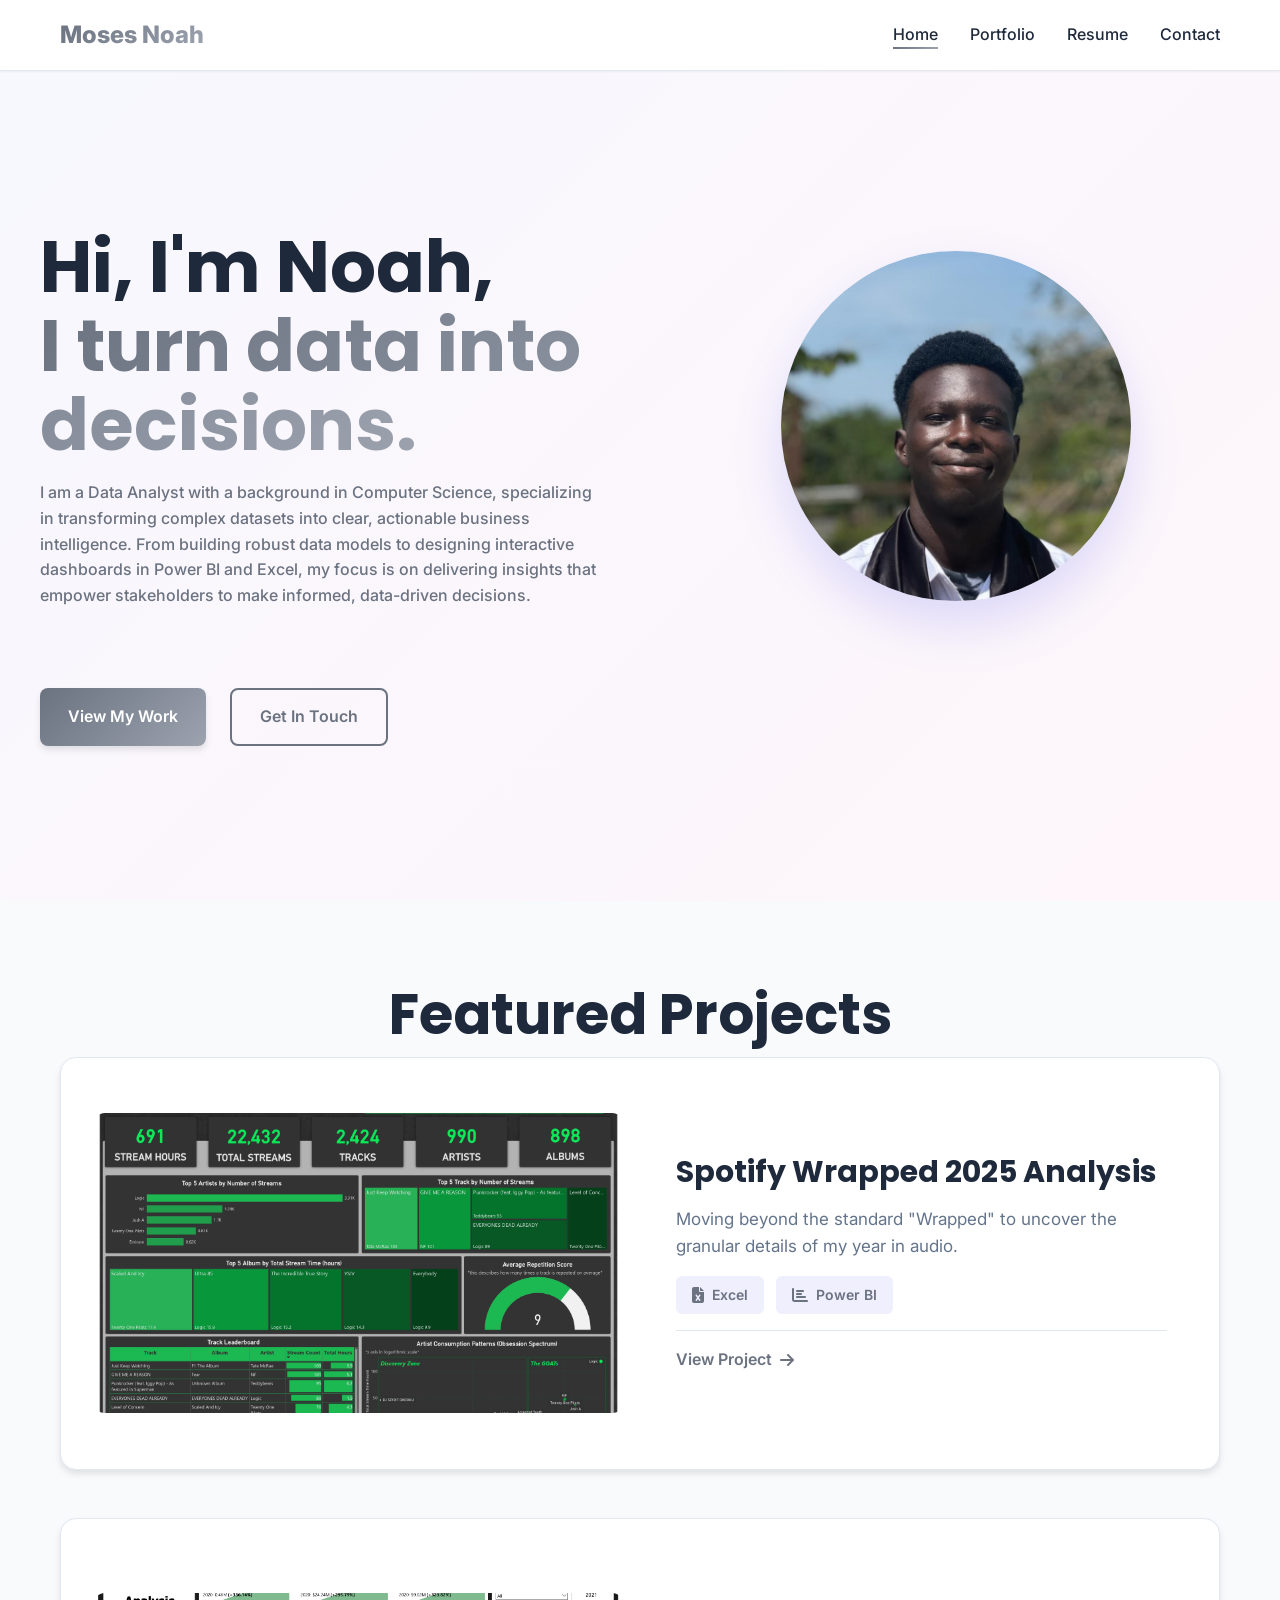
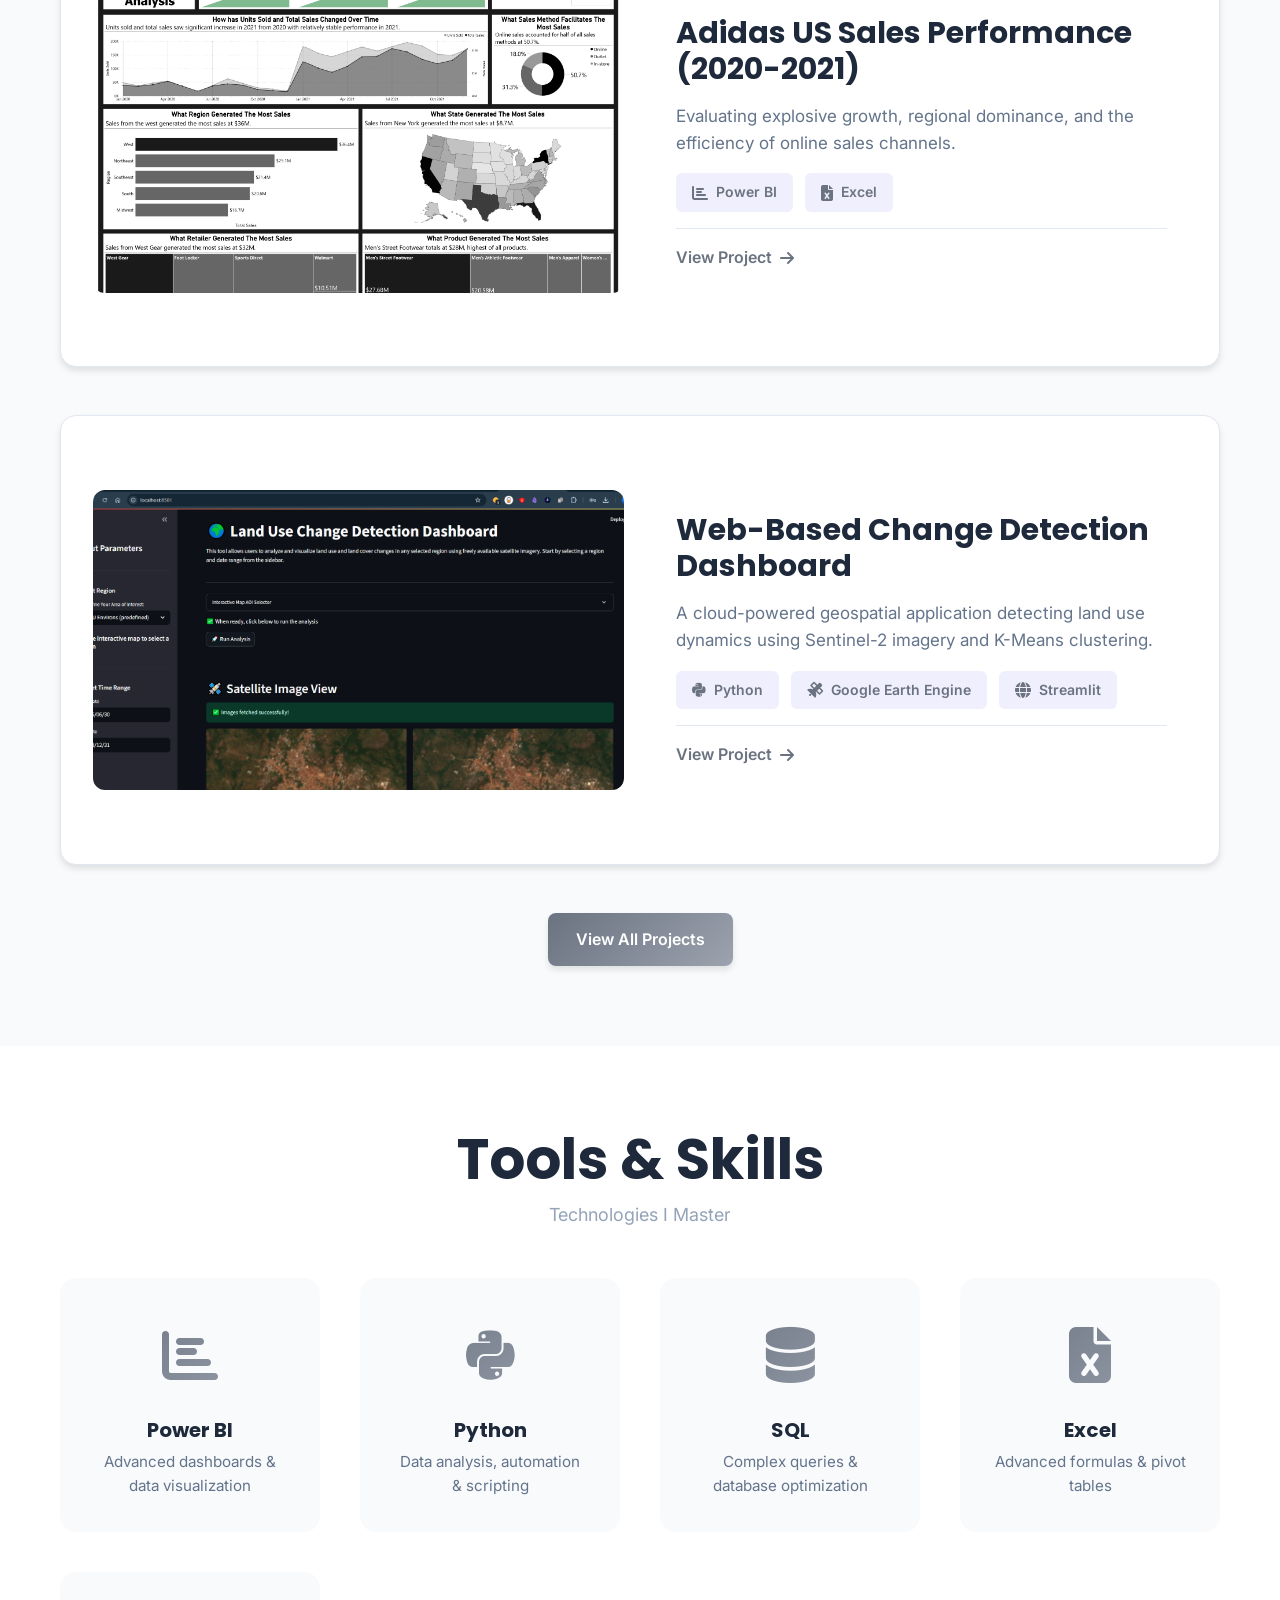
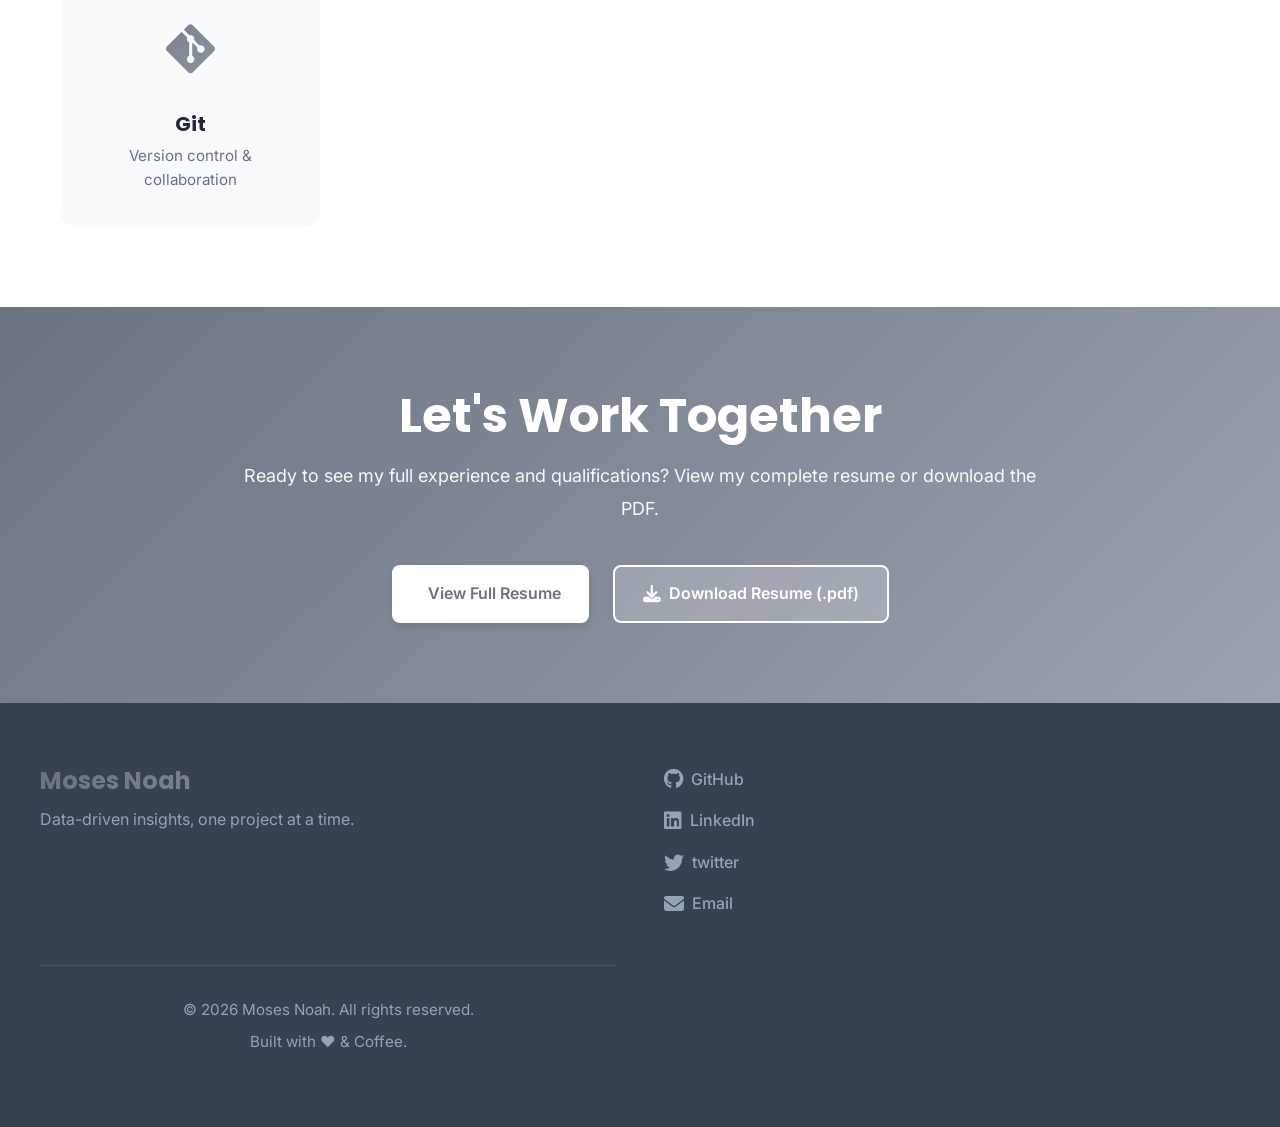
<file: index.html>
<!DOCTYPE html>
<html lang="en">
<head>
    <meta charset="UTF-8">
    <meta name="viewport" content="width=device-width, initial-scale=1.0">
    <title>Moses Noah - Data Analyst Portfolio</title>
    <link rel="stylesheet" href="style.css">
    <!-- Google Fonts -->
    <link rel="preconnect" href="https://fonts.googleapis.com">
    <link rel="preconnect" href="https://fonts.gstatic.com" crossorigin>
    <link href="https://fonts.googleapis.com/css2?family=Poppins:wght@400;600;700;800&family=Inter:wght@300;400;500;600&display=swap" rel="stylesheet">
    <!-- FontAwesome -->
    <link rel="stylesheet" href="https://cdnjs.cloudflare.com/ajax/libs/font-awesome/6.4.0/css/all.min.css">
</head>
<body>
    <!-- Navigation -->
    <nav class="navbar">
        <div class="navbar-container">
            <div class="navbar-logo">
                <a href="index.html">Moses Noah</a>
            </div>
            <div class="hamburger" id="hamburger">
                <span></span>
                <span></span>
                <span></span>
            </div>
            <ul class="nav-menu" id="navMenu">
                <li class="nav-item">
                    <a href="index.html" class="nav-link active">Home</a>
                </li>
                <li class="nav-item">
                    <a href="portfolio.html" class="nav-link">Portfolio</a>
                </li>
                <li class="nav-item">
                    <a href="resume.html" class="nav-link">Resume</a>
                </li>
                <li class="nav-item">
                    <a href="#contact" class="nav-link">Contact</a>
                </li>
            </ul>
        </div>
    </nav>

    <!-- Hero Section -->
    <section class="hero">
        <div class="hero-container">
            <div class="hero-content">
                <h1 class="hero-title">Hi, I'm Noah,<br><span class="gradient-text">I turn data into decisions.</span></h1>
                <p class="hero-subtitle">I am a Data Analyst with a background in Computer Science, specializing in transforming complex datasets into clear, actionable business intelligence. From building robust data models to designing interactive dashboards in Power BI and Excel, my focus is on delivering insights that empower stakeholders to make informed, data-driven decisions.</p>
                
            </div>
            <div class="hero-image">
                <img src="assets/images/headshot.png" alt="Moses Noah" class="headshot">
            </div>
            <div class="hero-cta">
                    <a href="portfolio.html" class="btn btn-primary">View My Work</a>
                    <a href="#contact" class="btn btn-secondary">Get In Touch</a>
            </div>     
        </div>
    </section>

    <!-- Featured Projects Section -->
    <section class="featured-projects">
        <div class="section-container">
            <h2 class="section-title">Featured Projects</h2>

            <div class="projects-list">
                <!-- Project Card 1 -->
                <div class="project-card">
                    <div class="project-image">
                        <img src="assets/images/spotify-powerbi-canvas.png" alt="Spotify Wrapped 2025 Analysis">
                    </div>
                    <div class="project-content">
                        <h3 class="project-title">Spotify Wrapped 2025 Analysis</h3>
                        <p class="project-hook">Moving beyond the standard "Wrapped" to uncover the granular details of my year in audio.</p>
                        <div class="tech-stack">
                            <span class="tech-badge">
                                <i class="fas fa-file-excel"></i> Excel
                            </span>
                            <span class="tech-badge">
                                <i class="fas fa-chart-bar"></i> Power BI
                            </span>
                        </div>
                        <a href="projects/project-spotify.html" class="project-link">View Project <i class="fas fa-arrow-right"></i></a>
                    </div>
                </div>

                <!-- Project Card 2 -->
                <div class="project-card">
                    <div class="project-image">
                        <img src="assets/images/adidas-dashboard.png" alt="Adidas US Sales Performance">
                    </div>
                    <div class="project-content">
                        <h3 class="project-title">Adidas US Sales Performance (2020-2021)</h3>
                        <p class="project-hook">Evaluating explosive growth, regional dominance, and the efficiency of online sales channels.</p>
                        <div class="tech-stack">
                            <span class="tech-badge">
                                <i class="fas fa-chart-bar"></i> Power BI
                            </span>
                            <span class="tech-badge">
                                <i class="fas fa-file-excel"></i> Excel
                            </span>
                        </div>
                        <a href="projects/project-adidas.html" class="project-link">View Project <i class="fas fa-arrow-right"></i></a>
                    </div>
                </div>

                <!-- Project Card 3 -->
                <div class="project-card">
                    <div class="project-image">
                        <img src="assets/images/lulc-dashboard-1.PNG" alt="Web-Based Change Detection Dashboard">
                    </div>
                    <div class="project-content">
                        <h3 class="project-title">Web-Based Change Detection Dashboard</h3>
                        <p class="project-hook">A cloud-powered geospatial application detecting land use dynamics using Sentinel-2 imagery and K-Means clustering.</p>
                        <div class="tech-stack">
                            <span class="tech-badge">
                                <i class="fab fa-python"></i> Python
                            </span>
                            <span class="tech-badge">
                                <i class="fas fa-satellite"></i> Google Earth Engine
                            </span>
                            <span class="tech-badge">
                                <i class="fas fa-globe"></i> Streamlit
                            </span>
                        </div>
                        <a href="projects/project-lulc.html" class="project-link">View Project <i class="fas fa-arrow-right"></i></a>
                    </div>
                </div>
            </div>

            <div class="view-all-projects">
                <a href="portfolio.html" class="btn btn-primary">View All Projects</a>
            </div>
        </div>
    </section>

    <!-- Tools & Skills Section -->
    <section class="tools-skills">
        <div class="section-container">
            <h2 class="section-title">Tools & Skills</h2>
            <p class="section-subtitle">Technologies I Master</p>

            <div class="skills-grid">
                <div class="skill-item">
                    <div class="skill-icon">
                        <i class="fas fa-chart-bar"></i>
                    </div>
                    <h3>Power BI</h3>
                    <p>Advanced dashboards & data visualization</p>
                </div>

                <div class="skill-item">
                    <div class="skill-icon">
                        <i class="fab fa-python"></i>
                    </div>
                    <h3>Python</h3>
                    <p>Data analysis, automation & scripting</p>
                </div>

                <div class="skill-item">
                    <div class="skill-icon">
                        <i class="fas fa-database"></i>
                    </div>
                    <h3>SQL</h3>
                    <p>Complex queries & database optimization</p>
                </div>

                <div class="skill-item">
                    <div class="skill-icon">
                        <i class="fas fa-file-excel"></i>
                    </div>
                    <h3>Excel</h3>
                    <p>Advanced formulas & pivot tables</p>
                </div>

                <div class="skill-item">
                    <div class="skill-icon">
                        <i class="fab fa-git-alt"></i>
                    </div>
                    <h3>Git</h3>
                    <p>Version control & collaboration</p>
                </div>
            </div>
        </div>
    </section>

    <!-- Resume Teaser Section -->
    <section class="resume-teaser">
        <div class="section-container">
            <div class="resume-content">
                <h2>Let's Work Together</h2>
                <p>Ready to see my full experience and qualifications? View my complete resume or download the PDF.</p>
                <div class="resume-actions">
                    <a href="resume.html" class="btn btn-primary">
                        <i class=""></i> View Full Resume
                    </a>
                    <a href="assets/downloads/resume.pdf" download class="btn btn-secondary">
                        <i class="fas fa-download"></i> Download Resume (.pdf)
                    </a>
                </div>
            </div>
        </div>
    </section>

    <!-- Footer -->
    <footer class="footer" id="contact">
        <div class="footer-container">
            <div class="footer-content">
                <h3>Moses Noah</h3>
                <p>Data-driven insights, one project at a time.</p>
            </div>
            <div class="footer-social">
                <a href="https://github.com/moses-noah" target="_blank" rel="noopener noreferrer" class="social-link">
                    <i class="fab fa-github"></i> GitHub
                </a>
                <a href="https://linkedin.com/in/moses-noah" target="_blank" rel="noopener noreferrer" class="social-link">
                    <i class="fab fa-linkedin"></i> LinkedIn
                </a>
                <a href="https://x.com/real_mno" target="_blank" rel="noopener noreferrer" class="social-link">
                    <i class="fab fa-twitter"></i> twitter
                </a>
                <a href="mailto:mosesn540@gmail.com" class="social-link">
                    <i class="fas fa-envelope"></i> Email
                </a>
            </div>
            <div class="footer-bottom">
                <p>&copy; 2026 Moses Noah. All rights reserved.</p>
                <p>Built with <span class="heart">❤️</span> & Coffee.</p>
            </div>
        </div>
    </footer>

    <script src="script.js"></script>
</body>
</html>
</file>
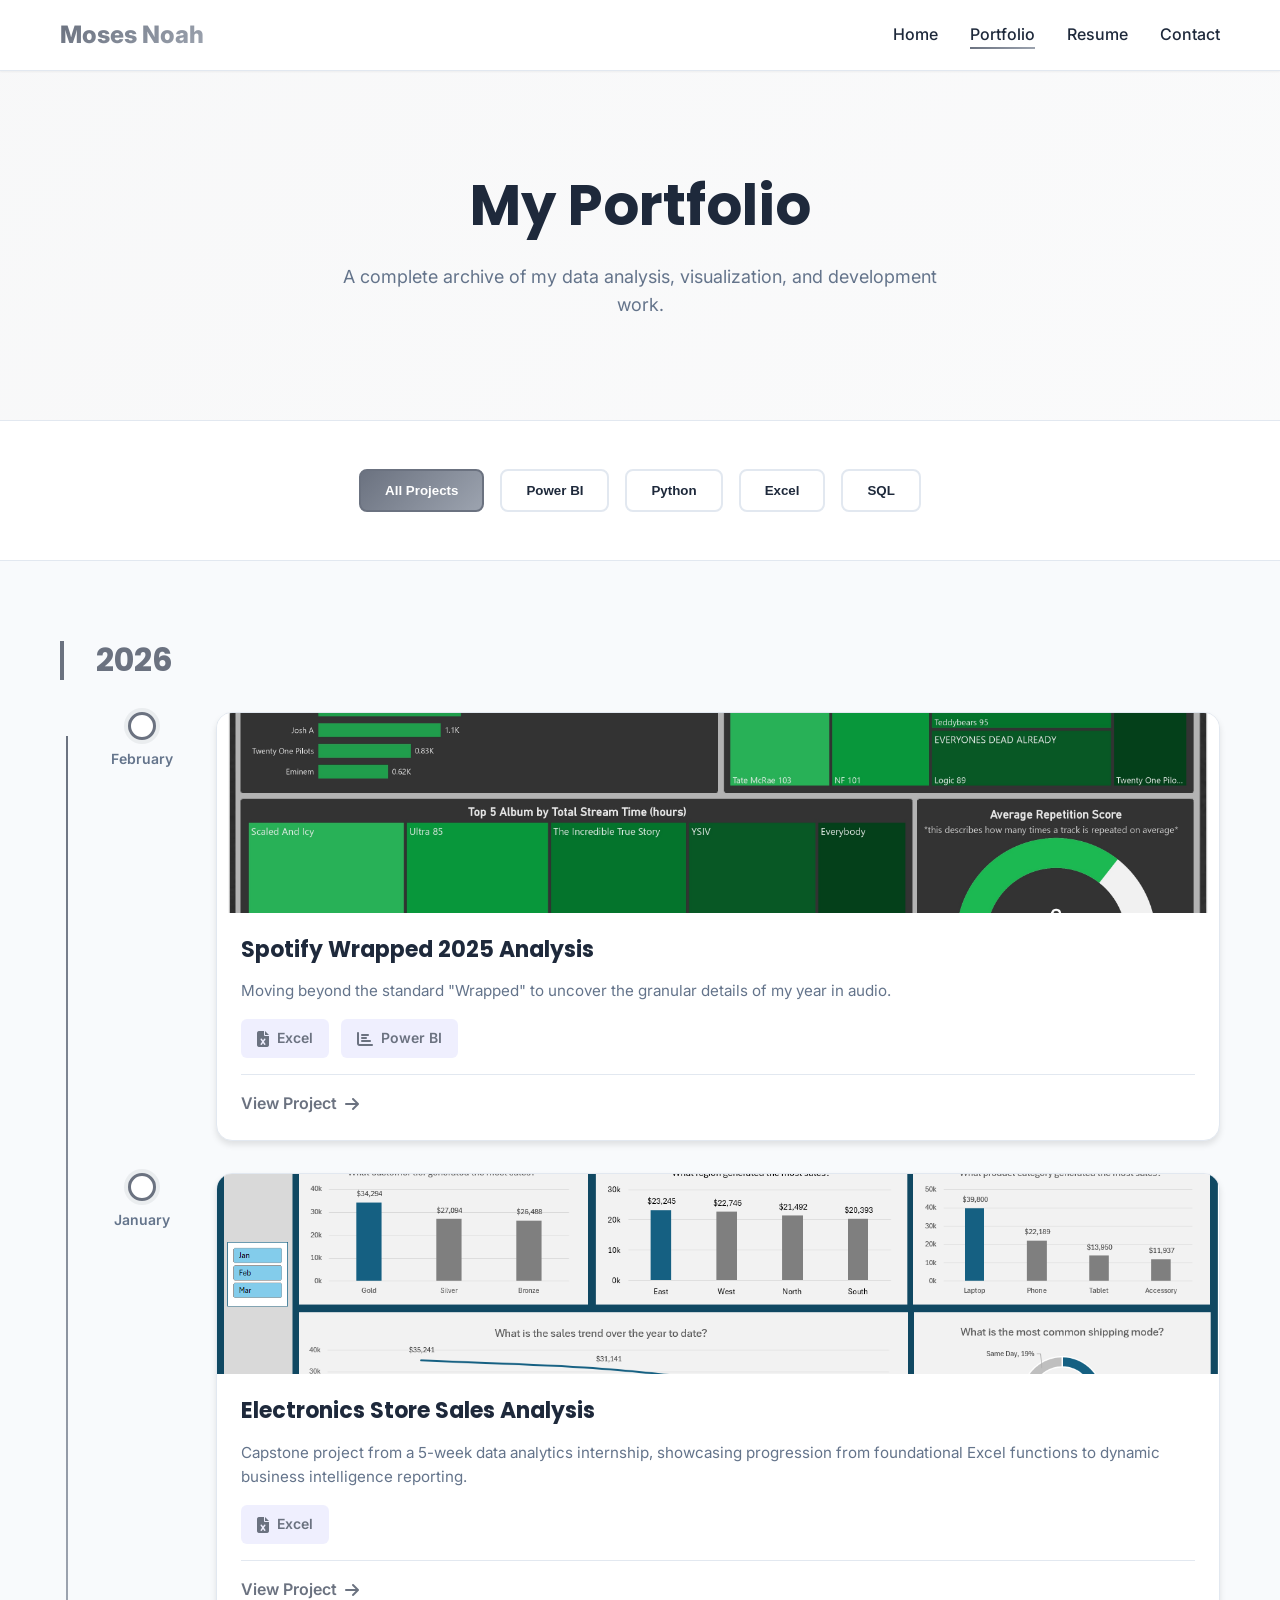
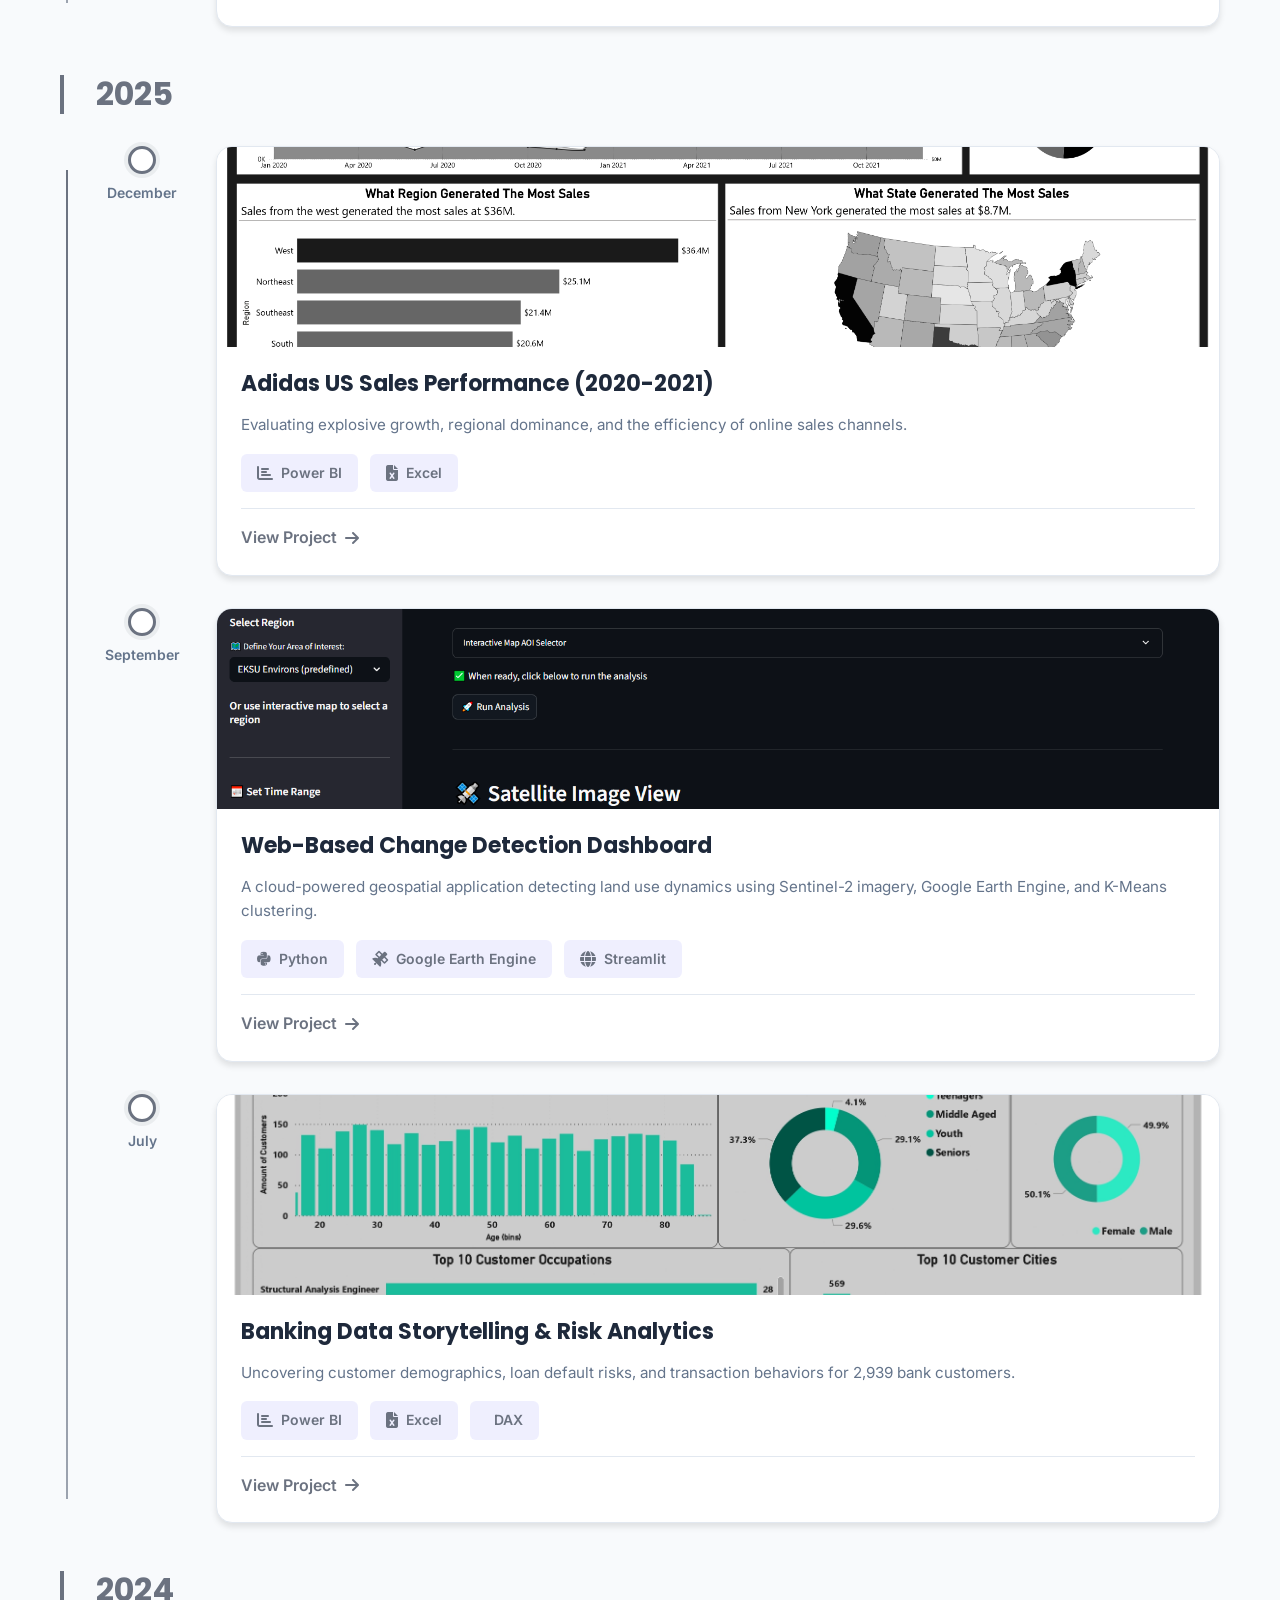
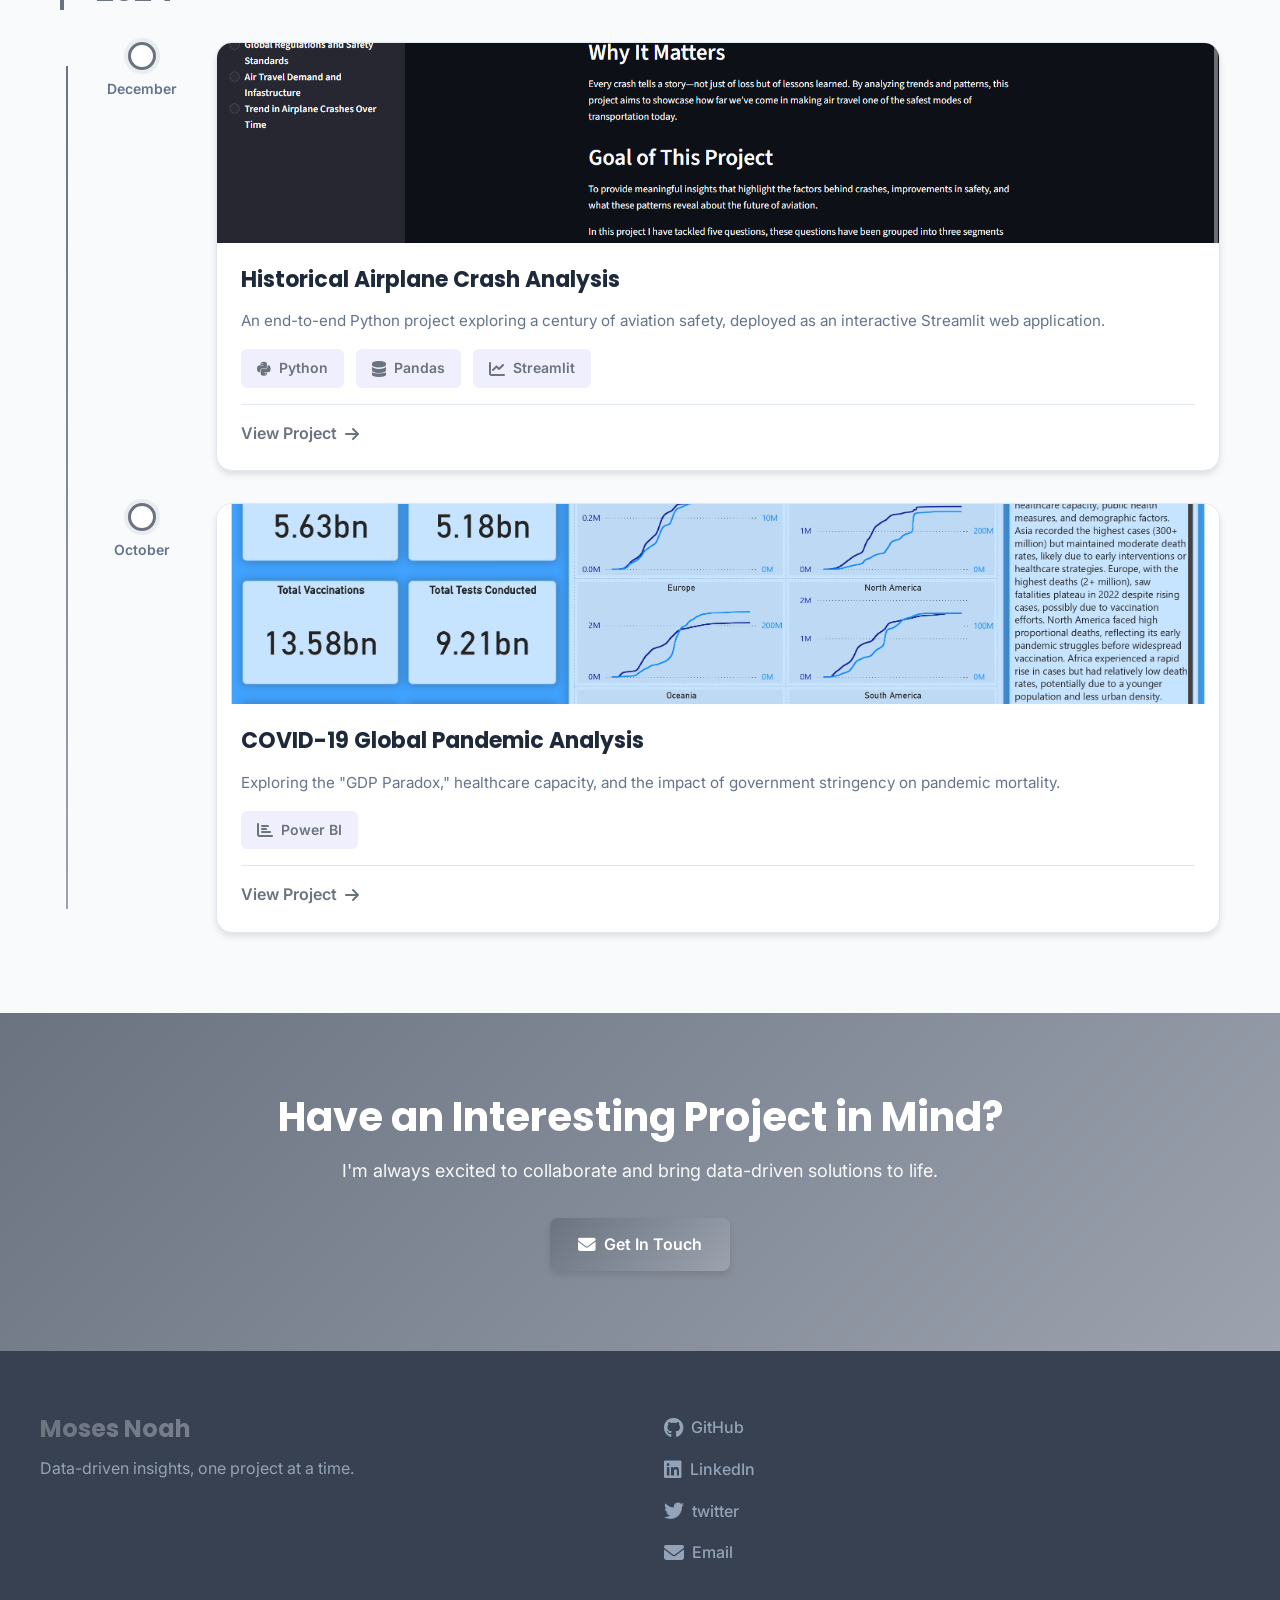
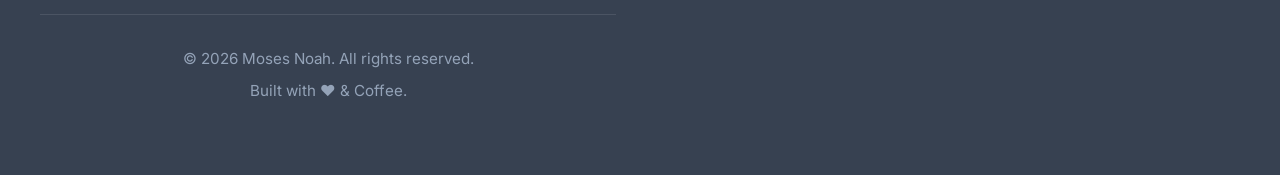
<file: portfolio.html>
<!DOCTYPE html>
<html lang="en">
<head>
    <meta charset="UTF-8">
    <meta name="viewport" content="width=device-width, initial-scale=1.0">
    <title>Portfolio - Moses Noah</title>
    <link rel="stylesheet" href="style.css">
    <!-- Google Fonts -->
    <link rel="preconnect" href="https://fonts.googleapis.com">
    <link rel="preconnect" href="https://fonts.gstatic.com" crossorigin>
    <link href="https://fonts.googleapis.com/css2?family=Poppins:wght@400;600;700;800&family=Inter:wght@300;400;500;600&display=swap" rel="stylesheet">
    <!-- FontAwesome -->
    <link rel="stylesheet" href="https://cdnjs.cloudflare.com/ajax/libs/font-awesome/6.4.0/css/all.min.css">
</head>
<body>
    <!-- Navigation -->
    <nav class="navbar">
        <div class="navbar-container">
            <div class="navbar-logo">
                <a href="index.html">Moses Noah</a>
            </div>
            <div class="hamburger" id="hamburger">
                <span></span>
                <span></span>
                <span></span>
            </div>
            <ul class="nav-menu" id="navMenu">
                <li class="nav-item">
                    <a href="index.html" class="nav-link">Home</a>
                </li>
                <li class="nav-item">
                    <a href="portfolio.html" class="nav-link active">Portfolio</a>
                </li>
                <li class="nav-item">
                    <a href="resume.html" class="nav-link">Resume</a>
                </li>
                <li class="nav-item">
                    <a href="index.html#contact" class="nav-link">Contact</a>
                </li>
            </ul>
        </div>
    </nav>

    <!-- Page Header -->
    <section class="page-header">
        <div class="section-container">
            <h1>My Portfolio</h1>
            <p>A complete archive of my data analysis, visualization, and development work.</p>
        </div>
    </section>

    <!-- Filter Categories -->
    <section class="filter-section">
        <div class="section-container">
            <div class="filter-buttons">
                <button class="filter-btn active" data-filter="all">All Projects</button>
                <button class="filter-btn" data-filter="power-bi">Power BI</button>
                <button class="filter-btn" data-filter="python">Python</button>
                <button class="filter-btn" data-filter="excel">Excel</button>
                <button class="filter-btn" data-filter="sql">SQL</button>
            </div>
        </div>
    </section>

    <!-- Projects Timeline -->
    <section class="projects-archive">
        <div class="section-container">
            <div class="projects-timeline">
                <!-- 2026 Timeline -->
                <div class="timeline-year-section">
                    <h3 class="timeline-year-header">2026</h3>
                    <div class="timeline-items">
                        <!-- February 2026 -->
                        <div class="timeline-item">
                            <div class="timeline-marker">
                                <div class="timeline-dot"></div>
                                <div class="timeline-date">February</div>
                            </div>
                            <div class="project-card-archive" data-category="excel power-bi">
                                <div class="project-card-image">
                                    <img src="assets/images/spotify-powerbi-canvas.png" alt="Spotify Wrapped 2025 Analysis">
                                </div>
                                <div class="project-card-info">
                                    <h3>Spotify Wrapped 2025 Analysis</h3>
                                    <p>Moving beyond the standard "Wrapped" to uncover the granular details of my year in audio.</p>
                                    <div class="tech-stack">
                                        <span class="tech-badge">
                                            <i class="fas fa-file-excel"></i> Excel
                                        </span>
                                        <span class="tech-badge">
                                            <i class="fas fa-chart-bar"></i> Power BI
                                        </span>
                                    </div>
                                    <a href="projects/project-spotify.html" class="view-project-btn">View Project <i class="fas fa-arrow-right"></i></a>
                                </div>
                            </div>
                        </div>

                        <!-- January 2026 -->
                        <div class="timeline-item">
                            <div class="timeline-marker">
                                <div class="timeline-dot"></div>
                                <div class="timeline-date">January</div>
                            </div>
                            <div class="project-card-archive" data-category="excel">
                                <div class="project-card-image">
                                    <img src="assets/images/wida-dashboard.png" alt="Electronics Store Sales Analysis">
                                </div>
                                <div class="project-card-info">
                                    <h3>Electronics Store Sales Analysis</h3>
                                    <p>Capstone project from a 5-week data analytics internship, showcasing progression from foundational Excel functions to dynamic business intelligence reporting.</p>
                                    <div class="tech-stack">
                                        <span class="tech-badge">
                                            <i class="fas fa-file-excel"></i> Excel
                                        </span>
                                    </div>
                                    <a href="projects/project-wida.html" class="view-project-btn">View Project <i class="fas fa-arrow-right"></i></a>
                                </div>
                            </div>
                        </div>
                    </div>
                </div>

                <!-- 2025 Timeline -->
                <div class="timeline-year-section">
                    <h3 class="timeline-year-header">2025</h3>
                    <div class="timeline-items">
                        <!-- December 2025 -->
                        <div class="timeline-item">
                            <div class="timeline-marker">
                                <div class="timeline-dot"></div>
                                <div class="timeline-date">December</div>
                            </div>
                            <div class="project-card-archive" data-category="excel power-bi">
                                <div class="project-card-image">
                                    <img src="assets/images/adidas-dashboard.png" alt="Adidas US Sales Performance">
                                </div>
                                <div class="project-card-info">
                                    <h3>Adidas US Sales Performance (2020-2021)</h3>
                                    <p>Evaluating explosive growth, regional dominance, and the efficiency of online sales channels.</p>
                                    <div class="tech-stack">
                                        <span class="tech-badge">
                                            <i class="fas fa-chart-bar"></i> Power BI
                                        </span>
                                        <span class="tech-badge">
                                            <i class="fas fa-file-excel"></i> Excel
                                        </span>
                                    </div>
                                    <a href="projects/project-adidas.html" class="view-project-btn">View Project <i class="fas fa-arrow-right"></i></a>
                                </div>
                            </div>
                        </div>

                        <!-- September 2025 -->
                        <div class="timeline-item">
                            <div class="timeline-marker">
                                <div class="timeline-dot"></div>
                                <div class="timeline-date">September</div>
                            </div>
                            <div class="project-card-archive" data-category="python">
                                <div class="project-card-image">
                                    <img src="assets/images/lulc-dashboard-1.PNG" alt="Web-Based Change Detection Dashboard">
                                </div>
                                <div class="project-card-info">
                                    <h3>Web-Based Change Detection Dashboard</h3>
                                    <p>A cloud-powered geospatial application detecting land use dynamics using Sentinel-2 imagery, Google Earth Engine, and K-Means clustering.</p>
                                    <div class="tech-stack">
                                        <span class="tech-badge">
                                            <i class="fab fa-python"></i> Python
                                        </span>
                                        <span class="tech-badge">
                                            <i class="fas fa-satellite"></i> Google Earth Engine
                                        </span>
                                        <span class="tech-badge">
                                            <i class="fas fa-globe"></i> Streamlit
                                        </span>
                                    </div>
                                    <a href="projects/project-lulc.html" class="view-project-btn">View Project <i class="fas fa-arrow-right"></i></a>
                                </div>
                            </div>
                        </div>

                        <!-- July 2025 -->
                        <div class="timeline-item">
                            <div class="timeline-marker">
                                <div class="timeline-dot"></div>
                                <div class="timeline-date">July</div>
                            </div>
                            <div class="project-card-archive" data-category="power-bi excel dax">
                                <div class="project-card-image">
                                    <img src="assets/images/banking-dashboard-1.png" alt="Banking Data Storytelling">
                                </div>
                                <div class="project-card-info">
                                    <h3>Banking Data Storytelling & Risk Analytics</h3>
                                    <p>Uncovering customer demographics, loan default risks, and transaction behaviors for 2,939 bank customers.</p>
                                    <div class="tech-stack">
                                        <span class="tech-badge">
                                            <i class="fas fa-chart-bar"></i> Power BI
                                        </span>
                                        <span class="tech-badge">
                                            <i class="fas fa-file-excel"></i> Excel
                                        </span>
                                        <span class="tech-badge">
                                            <i class="fas fa-function"></i> DAX
                                        </span>
                                    </div>
                                    <a href="projects/project-banking.html" class="view-project-btn">View Project <i class="fas fa-arrow-right"></i></a>
                                </div>
                            </div>
                        </div>
                    </div>
                </div>

                <!-- 2024 Timeline -->
                <div class="timeline-year-section">
                    <h3 class="timeline-year-header">2024</h3>
                    <div class="timeline-items">
                        <!-- December 2024 -->
                        <div class="timeline-item">
                            <div class="timeline-marker">
                                <div class="timeline-dot"></div>
                                <div class="timeline-date">December</div>
                            </div>
                            <div class="project-card-archive" data-category="python">
                                <div class="project-card-image">
                                    <img src="assets/images/airplane-webapp.PNG" alt="Historical Airplane Crash Analysis">
                                </div>
                                <div class="project-card-info">
                                    <h3>Historical Airplane Crash Analysis</h3>
                                    <p>An end-to-end Python project exploring a century of aviation safety, deployed as an interactive Streamlit web application.</p>
                                    <div class="tech-stack">
                                        <span class="tech-badge">
                                            <i class="fab fa-python"></i> Python
                                        </span>
                                        <span class="tech-badge">
                                            <i class="fas fa-database"></i> Pandas
                                        </span>
                                        <span class="tech-badge">
                                            <i class="fas fa-chart-line"></i> Streamlit
                                        </span>
                                    </div>
                                    <a href="projects/project-airplane.html" class="view-project-btn">View Project <i class="fas fa-arrow-right"></i></a>
                                </div>
                            </div>
                        </div>

                        <!-- October 2024 -->
                        <div class="timeline-item">
                            <div class="timeline-marker">
                                <div class="timeline-dot"></div>
                                <div class="timeline-date">October</div>
                            </div>
                            <div class="project-card-archive" data-category="power-bi">
                                <div class="project-card-image">
                                    <img src="assets/images/covid-dashboard-1.png" alt="COVID-19 Global Pandemic Analysis">
                                </div>
                                <div class="project-card-info">
                                    <h3>COVID-19 Global Pandemic Analysis</h3>
                                    <p>Exploring the "GDP Paradox," healthcare capacity, and the impact of government stringency on pandemic mortality.</p>
                                    <div class="tech-stack">
                                        <span class="tech-badge">
                                            <i class="fas fa-chart-bar"></i> Power BI
                                        </span>
                                    </div>
                                    <a href="projects/project-covid.html" class="view-project-btn">View Project <i class="fas fa-arrow-right"></i></a>
                                </div>
                            </div>
                        </div>
                    </div>
                </div>
            </div>
        </div>
    </section>

    <!-- CTA Section -->
    <section class="cta-section">
        <div class="section-container">
            <h2>Have an Interesting Project in Mind?</h2>
            <p>I'm always excited to collaborate and bring data-driven solutions to life.</p>
            <a href="index.html#contact" class="btn btn-primary">
                <i class="fas fa-envelope"></i> Get In Touch
            </a>
        </div>
    </section>

    <!-- Footer -->
    <footer class="footer">
        <div class="footer-container">
            <div class="footer-content">
                <h3>Moses Noah</h3>
                <p>Data-driven insights, one project at a time.</p>
            </div>
            <div class="footer-social">
                <a href="https://github.com/moses-noah" target="_blank" rel="noopener noreferrer" class="social-link">
                    <i class="fab fa-github"></i> GitHub
                </a>
                <a href="https://linkedin.com/in/moses-noah" target="_blank" rel="noopener noreferrer" class="social-link">
                    <i class="fab fa-linkedin"></i> LinkedIn
                </a>
                <a href="https://x.com/real_mno" target="_blank" rel="noopener noreferrer" class="social-link">
                    <i class="fab fa-twitter"></i> twitter
                </a>
                <a href="mailto:mosesn540@gmail.com" class="social-link">
                    <i class="fas fa-envelope"></i> Email
                </a>
            </div>
            <div class="footer-bottom">
                <p>&copy; 2026 Moses Noah. All rights reserved.</p>
                <p>Built with <span class="heart">❤️</span> & Coffee.</p>
            </div>
        </div>
    </footer>

    <script src="script.js"></script>
    <script src="projects.js"></script>
</body>
</html>
</file>
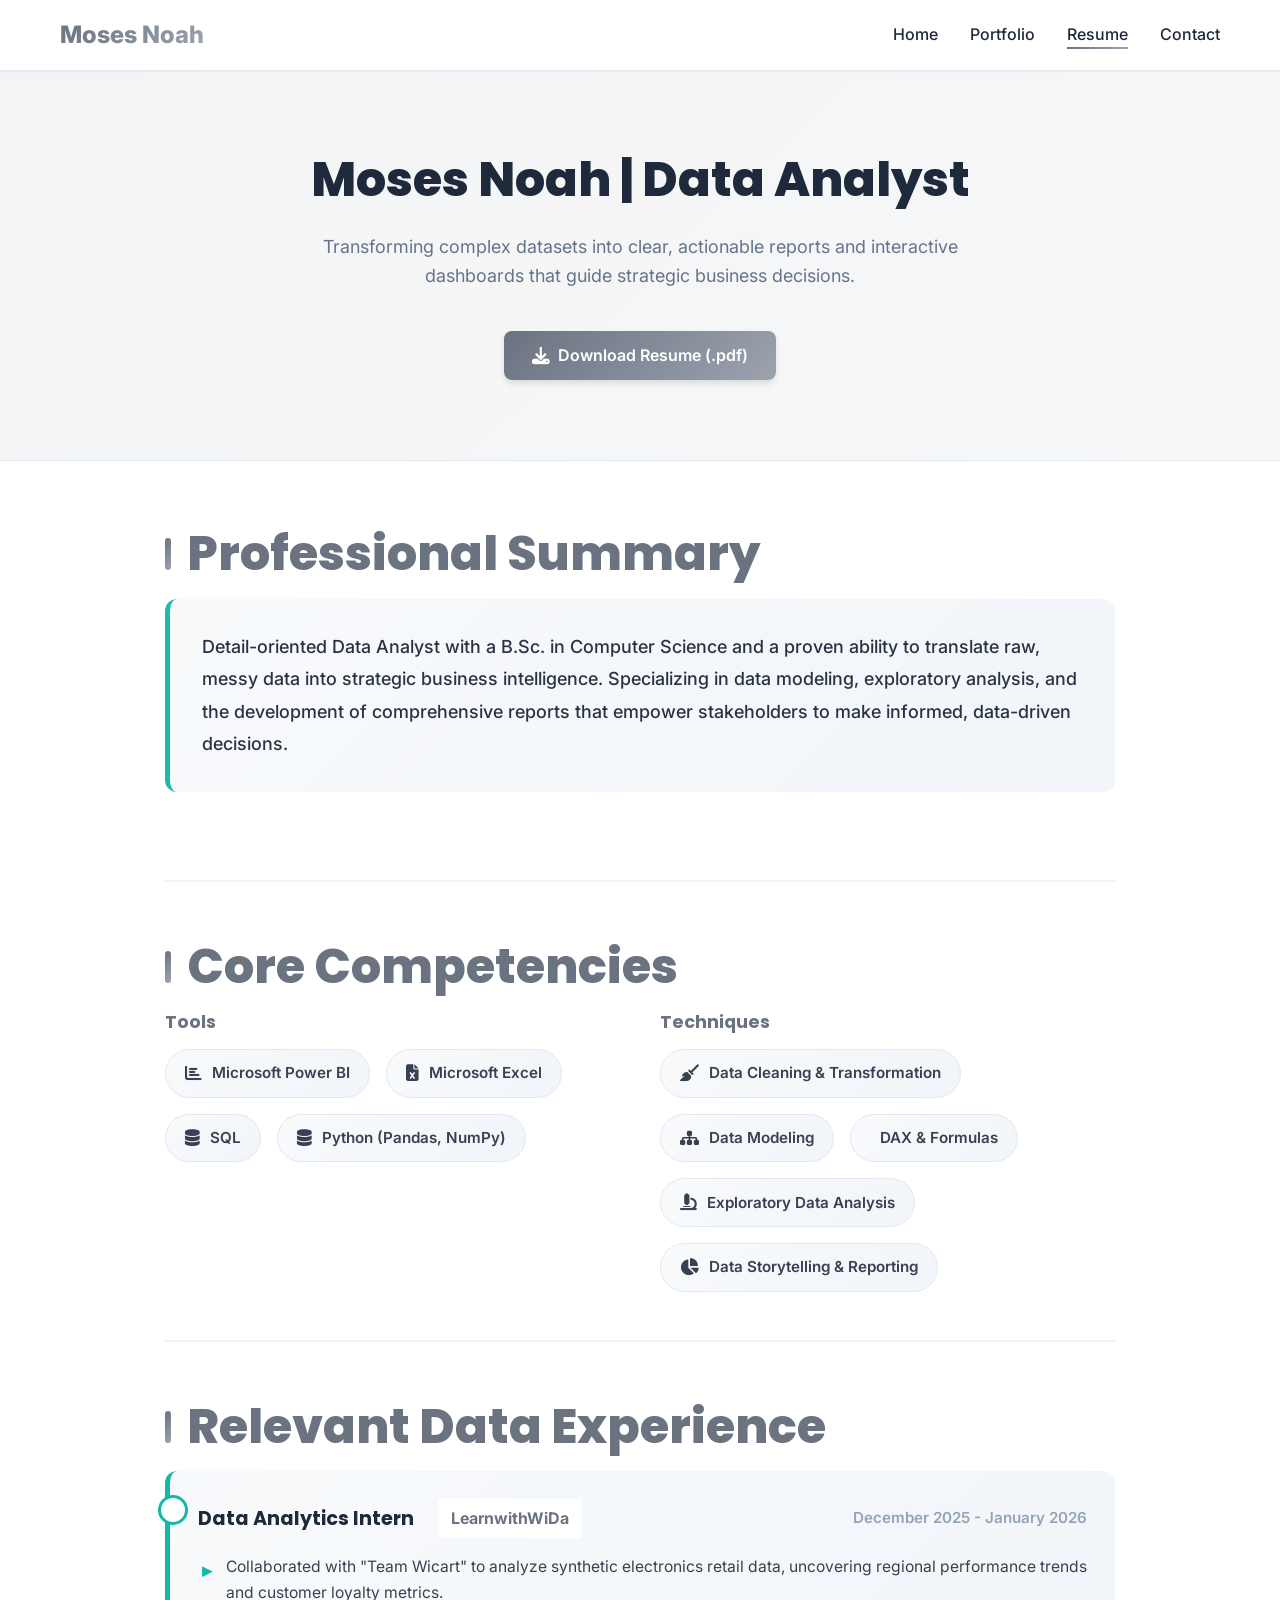
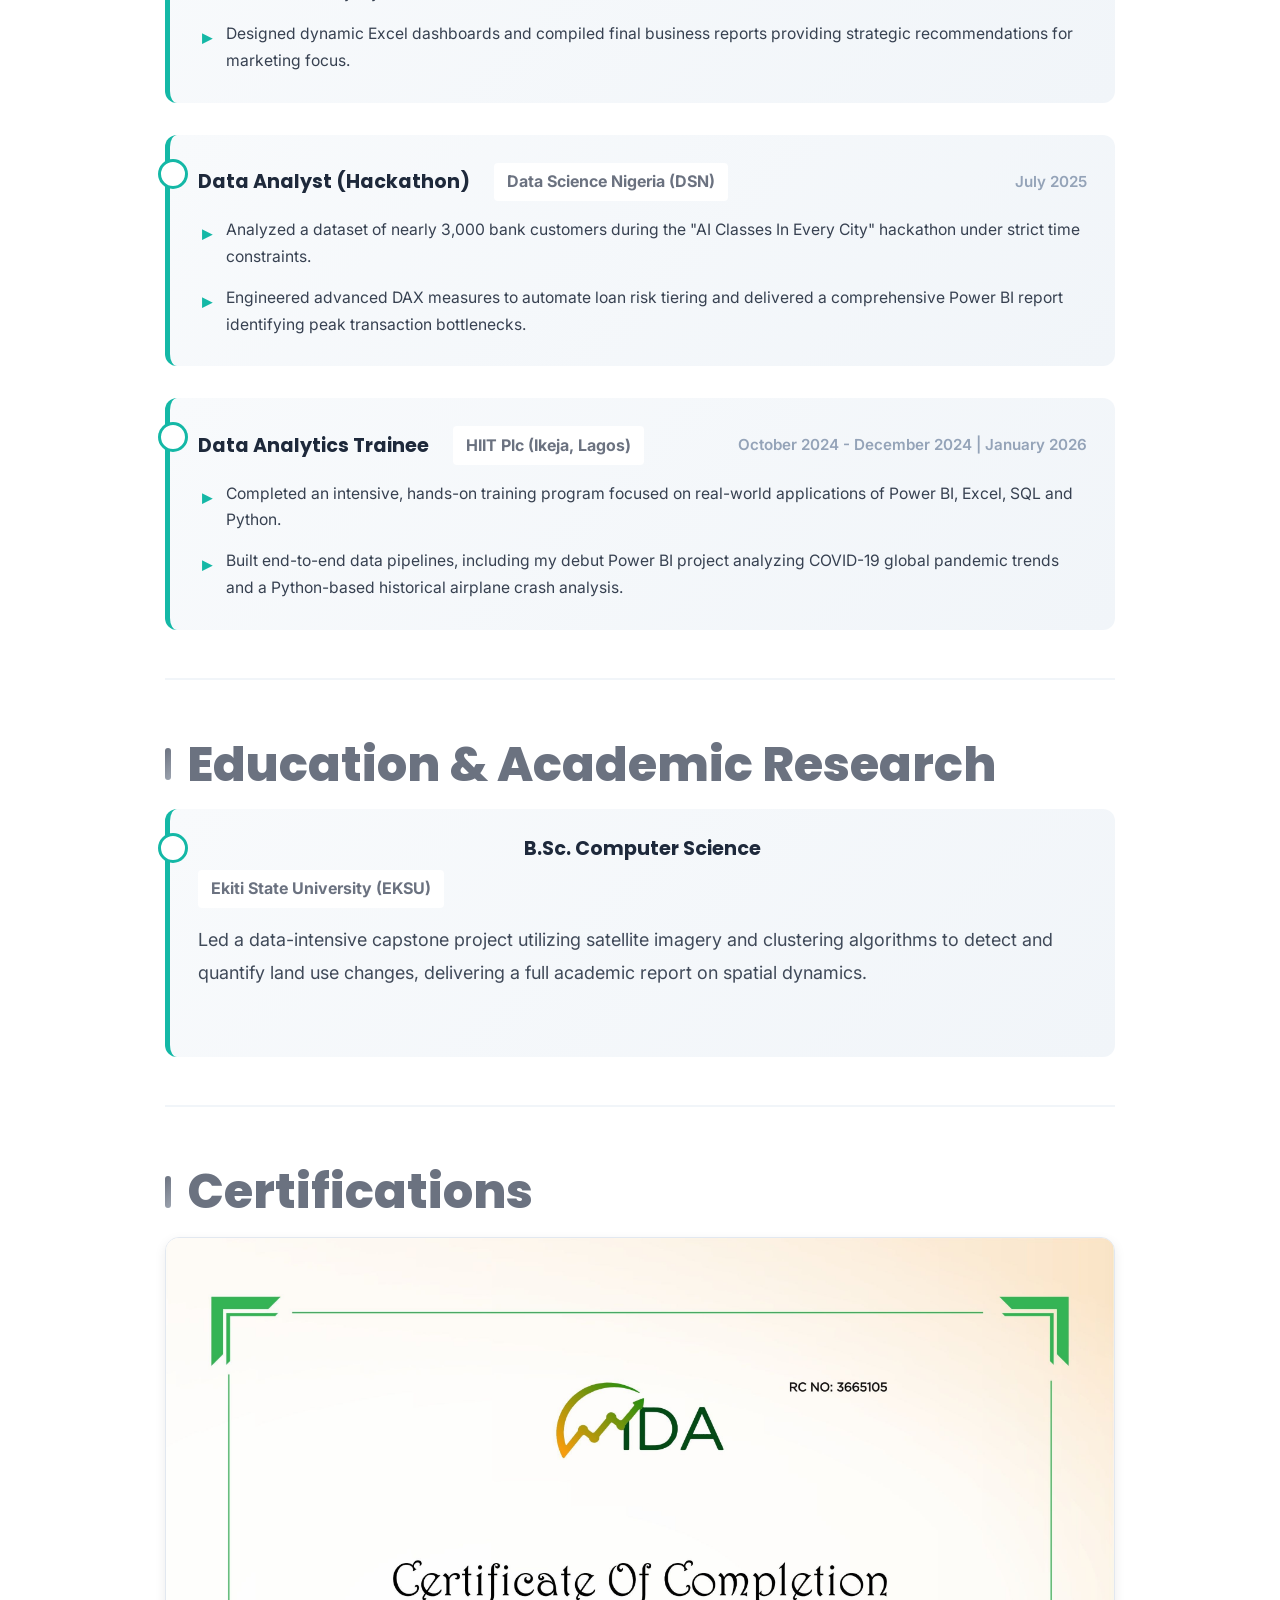
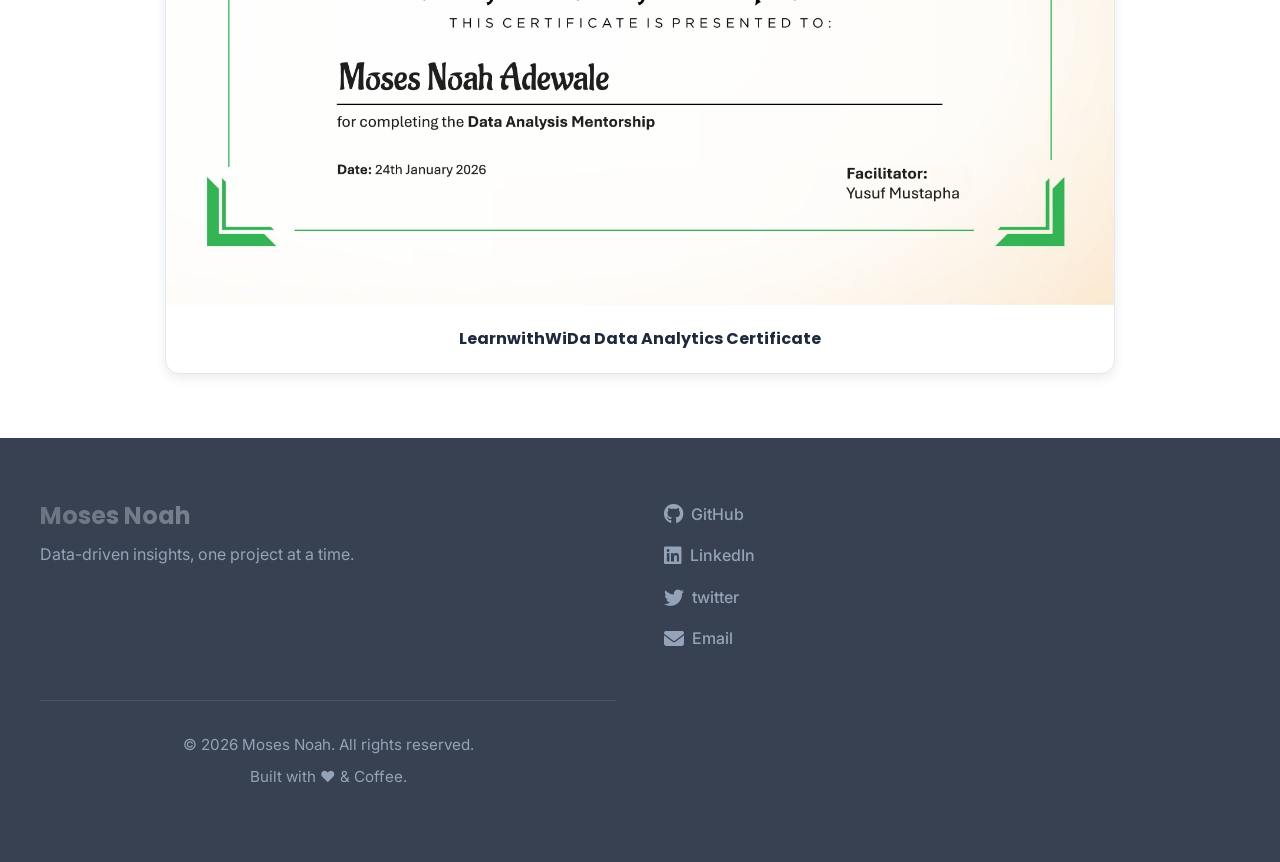
<file: resume.html>
<!DOCTYPE html>
<html lang="en">
<head>
    <meta charset="UTF-8">
    <meta name="viewport" content="width=device-width, initial-scale=1.0">
    <title>Moses Noah - Resume | Data Analyst</title>
    <link rel="stylesheet" href="style.css">
    <!-- Resume-Specific Styles -->
    <style>
        /* =============================================
           RESUME PAGE - COMPREHENSIVE STYLING
           ============================================= */

        /* Global Container */
        .resume-container {
            max-width: 1100px;
            margin: 0 auto;
            padding: 0 2rem;
        }

        /* Page Hero Section */
        .page-header {
            background: linear-gradient(135deg, rgba(107, 114, 128, 0.08), rgba(156, 163, 175, 0.08));
            padding: 5rem 2rem;
            text-align: center;
            border-bottom: 1px solid #e2e8f0;
            display: flex;
            align-items: center;
            justify-content: center;
            min-height: 380px;
        }

        .page-header .section-container {
            max-width: 900px;
            margin: 0 auto;
            display: flex;
            flex-direction: column;
            align-items: center;
            gap: 1.5rem;
        }

        .page-header h1 {
            font-size: 3rem;
            font-weight: 800;
            color: #1e293b;
            margin: 0;
            font-family: 'Poppins', sans-serif;
        }

        .page-header p {
            font-size: 1.125rem;
            color: #64748b;
            max-width: 700px;
            margin: 0;
            line-height: 1.6;
        }

        .page-header .btn {
            margin-top: 1rem;
            display: inline-flex;
            align-items: center;
            gap: 0.5rem;
            padding: 0.75rem 1.75rem;
            font-size: 1rem;
            font-weight: 600;
        }

        /* Resume Content Section */
        .resume-section {
            padding: 4rem 2rem;
            background: #ffffff;
            position: relative;
        }

        .resume-section .section-container {
            max-width: 1100px;
            margin: 0 auto;
        }

        .resume-content {
            max-width: 950px;
            margin: 0 auto;
        }

        /* Section Blocks */
        .resume-block {
            margin-bottom: 3.5rem;
            padding-bottom: 3rem;
            border-bottom: 2px solid #f1f5f9;
        }

        .resume-block:last-child {
            border-bottom: none;
            margin-bottom: 0;
            padding-bottom: 0;
        }

        /* Section Titles */
        .resume-section-title {
            font-size: 1.75rem;
            font-weight: 800;
            color: #6b7280;
            margin-bottom: 2rem;
            display: flex;
            align-items: center;
            gap: 1rem;
            font-family: 'Poppins', sans-serif;
            position: relative;
        }

        .resume-section-title::before {
            content: '';
            display: inline-block;
            width: 6px;
            height: 32px;
            background: linear-gradient(135deg, #6b7280, #9ca3af);
            border-radius: 3px;
            flex-shrink: 0;
        }

        /* Professional Summary */
        .resume-summary-text {
            font-size: 1.05rem;
            line-height: 1.8;
            color: #1e293b;
            background: linear-gradient(135deg, #f8fafc, #f1f5f9);
            padding: 2rem;
            border-radius: 0.75rem;
            border-left: 5px solid #14b8a6;
            font-weight: 500;
            text-align: left;
        }

        /* Core Competencies Grid */
        .competencies-grid {
            display: grid;
            grid-template-columns: repeat(2, 1fr);
            gap: 2.5rem;
        }

        .competency-category {
            display: flex;
            flex-direction: column;
            gap: 1rem;
        }

        .competency-category-title {
            font-size: 1.1rem;
            font-weight: 700;
            color: #6b7280;
            display: flex;
            align-items: center;
            gap: 0.5rem;
            font-family: 'Poppins', sans-serif;
        }

        .competency-category-title i {
            color: #14b8a6;
        }

        .competency-badges {
            display: flex;
            flex-wrap: wrap;
            gap: 1rem;
        }

        .competency-badge {
            display: inline-flex;
            align-items: center;
            gap: 0.6rem;
            padding: 0.7rem 1.2rem;
            background: linear-gradient(135deg, #f8fafc, #f1f5f9);
            border: 1.5px solid #e2e8f0;
            border-radius: 28px;
            font-size: 0.95rem;
            font-weight: 600;
            color: #374151;
            transition: all 0.3s cubic-bezier(0.4, 0, 0.2, 1);
            cursor: default;
        }

        .competency-badge:hover {
            background: linear-gradient(135deg, #6b7280, #9ca3af);
            color: white;
            border-color: #6b7280;
            transform: translateY(-3px);
            box-shadow: 0 8px 16px rgba(0, 0, 0, 0.12);
        }

        .competency-badge i {
            font-size: 1.05rem;
        }

        /* Experience Timeline */
        .experience-timeline {
            display: flex;
            flex-direction: column;
            gap: 2rem;
        }

        .experience-item {
            display: flex;
            flex-direction: column;
            gap: 1rem;
            padding: 1.75rem;
            background: linear-gradient(135deg, #f8fafc, #f1f5f9);
            border-radius: 0.75rem;
            border-left: 5px solid #14b8a6;
            transition: all 0.3s cubic-bezier(0.4, 0, 0.2, 1);
            position: relative;
        }

        .experience-item:hover {
            transform: translateX(6px);
            box-shadow: 0 12px 24px rgba(0, 0, 0, 0.1);
        }

        .experience-item::before {
            content: '';
            position: absolute;
            left: -12px;
            top: 24px;
            width: 24px;
            height: 24px;
            background: white;
            border: 3px solid #14b8a6;
            border-radius: 50%;
        }

        .experience-header {
            display: flex;
            flex-wrap: wrap;
            align-items: center;
            gap: 1.5rem;
        }

        .experience-role {
            font-size: 1.2rem;
            font-weight: 700;
            color: #1e293b;
            margin: 0;
            font-family: 'Poppins', sans-serif;
        }

        .experience-company {
            font-size: 1rem;
            font-weight: 700;
            color: #6b7280;
            background: white;
            padding: 0.4rem 0.8rem;
            border-radius: 4px;
        }

        .experience-date {
            font-size: 0.95rem;
            color: #94a3b8;
            font-weight: 600;
            margin-left: auto;
        }

        .experience-bullets {
            list-style: none;
            display: flex;
            flex-direction: column;
            gap: 0.9rem;
            margin: 0;
            padding: 0;
        }

        .experience-bullets li {
            position: relative;
            padding-left: 1.75rem;
            color: #374151;
            font-size: 0.98rem;
            line-height: 1.7;
            text-align: left;
        }

        .experience-bullets li::before {
            content: '▸';
            position: absolute;
            left: 0.25rem;
            color: #14b8a6;
            font-weight: bold;
            font-size: 1.2rem;
        }

        /* Education Section */
        .education-item {
            padding: 1.75rem;
            background: linear-gradient(135deg, #f8fafc, #f1f5f9);
            border-radius: 0.75rem;
            border-left: 5px solid #14b8a6;
            transition: all 0.3s cubic-bezier(0.4, 0, 0.2, 1);
            position: relative;
        }

        .education-item:hover {
            transform: translateX(6px);
            box-shadow: 0 12px 24px rgba(0, 0, 0, 0.1);
        }

        .education-item::before {
            content: '';
            position: absolute;
            left: -12px;
            top: 24px;
            width: 24px;
            height: 24px;
            background: white;
            border: 3px solid #14b8a6;
            border-radius: 50%;
        }

        .education-header {
            display: flex;
            flex-direction: column;
            gap: 0.6rem;
            margin-bottom: 1rem;
        }

        .education-degree {
            font-size: 1.2rem;
            font-weight: 700;
            color: #1e293b;
            margin: 0;
            font-family: 'Poppins', sans-serif;
        }

        .education-institution {
            font-size: 1rem;
            font-weight: 700;
            color: #6b7280;
            background: white;
            padding: 0.4rem 0.8rem;
            border-radius: 4px;
            display: inline-block;
            width: fit-content;
        }

        .education-description {
            font-size: 0.98rem;
            line-height: 1.7;
            color: #374151;
            text-align: left;
        }

        /* Certifications Gallery */
        .certifications-gallery {
            display: grid;
            grid-template-columns: repeat(auto-fit, minmax(320px, 1fr));
            gap: 2rem;
        }

        .certification-item {
            display: flex;
            flex-direction: column;
            background: white;
            border-radius: 0.875rem;
            overflow: hidden;
            box-shadow: 0 4px 12px rgba(0, 0, 0, 0.08);
            transition: all 0.3s cubic-bezier(0.4, 0, 0.2, 1);
            border: 1px solid #e2e8f0;
        }

        .certification-item:hover {
            transform: translateY(-8px);
            box-shadow: 0 16px 32px rgba(0, 0, 0, 0.15);
            border-color: #14b8a6;
        }

        .certification-image {
            position: relative;
            overflow: hidden;
            width: 100%;
            height: auto;
            background: linear-gradient(135deg, #f8fafc, #f1f5f9);
            flex-shrink: 0;
            display: flex;
            align-items: center;
            justify-content: center;
        }

        .certification-image img {
            width: 100%;
            height: auto;
            object-fit: contain;
            display: block;
            transition: transform 0.3s cubic-bezier(0.4, 0, 0.2, 1);
        }

        .certification-item:hover .certification-image img {
            transform: scale(1.08);
        }

        .certification-title {
            font-size: 1rem;
            font-weight: 700;
            color: #1e293b;
            margin: 0;
            padding: 1.5rem;
            text-align: center;
            font-family: 'Poppins', sans-serif;
        }

        /* Lightbox Styles */
        .lightbox {
            display: none;
            position: fixed;
            top: 0;
            left: 0;
            width: 100%;
            height: 100%;
            background: rgba(0, 0, 0, 0.95);
            z-index: 2000;
            align-items: center;
            justify-content: center;
            backdrop-filter: blur(4px);
        }

        .lightbox.active {
            display: flex;
        }

        .lightbox-content {
            position: relative;
            max-width: 90%;
            max-height: 90%;
            display: flex;
            align-items: center;
            justify-content: center;
        }

        .lightbox-image {
            width: 100%;
            height: 100%;
            object-fit: contain;
        }

        .lightbox-close {
            position: absolute;
            top: 25px;
            right: 45px;
            color: white;
            font-size: 42px;
            cursor: pointer;
            z-index: 2001;
            transition: all 0.3s cubic-bezier(0.4, 0, 0.2, 1);
            line-height: 1;
        }

        .lightbox-close:hover {
            transform: scale(1.25);
            color: #14b8a6;
        }

        .lightbox-trigger {
            cursor: pointer;
        }

        /* =============================================
           RESPONSIVE RESUME STYLES
           ============================================= */

        @media (max-width: 768px) {
            .page-header {
                min-height: auto;
                padding: 3.5rem 1.5rem;
            }

            .page-header h1 {
                font-size: 2rem;
            }

            .page-header p {
                font-size: 1rem;
            }

            .resume-section {
                padding: 3rem 1.5rem;
            }

            .resume-section-title {
                font-size: 1.4rem;
                margin-bottom: 1.5rem;
            }

            .competencies-grid {
                grid-template-columns: 1fr;
                gap: 2rem;
            }

            .experience-header {
                flex-direction: column;
                align-items: flex-start;
            }

            .experience-date {
                margin-left: 0;
            }

            .certifications-gallery {
                grid-template-columns: repeat(auto-fit, minmax(250px, 1fr));
                gap: 1.5rem;
            }

            .certification-image {
                height: auto;
            }

            .lightbox-close {
                top: 15px;
                right: 25px;
                font-size: 32px;
            }
        }

        @media (max-width: 480px) {
            .page-header {
                min-height: auto;
                padding: 2.5rem 1rem;
            }

            .page-header h1 {
                font-size: 1.5rem;
            }

            .page-header p {
                font-size: 0.95rem;
            }

            .page-header .btn {
                width: 100%;
                justify-content: center;
                font-size: 0.9rem;
                padding: 0.7rem 1.5rem;
            }

            .resume-section {
                padding: 2rem 1rem;
            }

            .resume-content {
                max-width: 100%;
            }

            .resume-section-title {
                font-size: 1.2rem;
                margin-bottom: 1.25rem;
            }

            .competencies-grid {
                grid-template-columns: 1fr;
                gap: 1.5rem;
            }

            .competency-badges {
                gap: 0.75rem;
            }

            .competency-badge {
                padding: 0.55rem 1rem;
                font-size: 0.85rem;
            }

            .resume-summary-text {
                padding: 1.5rem;
                font-size: 0.95rem;
            }

            .experience-item {
                padding: 1.25rem;
                padding-left: 1.5rem;
            }

            .experience-item::before {
                left: -8px;
                width: 18px;
                height: 18px;
                border-width: 2px;
            }

            .experience-role {
                font-size: 1rem;
            }

            .experience-company {
                font-size: 0.9rem;
                padding: 0.3rem 0.6rem;
            }

            .experience-bullets li {
                padding-left: 1.5rem;
                font-size: 0.9rem;
            }

            .education-item {
                padding: 1.25rem;
                padding-left: 1.5rem;
            }

            .education-item::before {
                left: -8px;
                width: 18px;
                height: 18px;
                border-width: 2px;
            }

            .education-degree {
                font-size: 1rem;
            }

            .certifications-gallery {
                grid-template-columns: 1fr;
                gap: 1.25rem;
            }

            .certification-image {
                height: auto;
            }

            .certification-title {
                padding: 1rem;
                font-size: 0.9rem;
            }

            .lightbox-close {
                top: 12px;
                right: 15px;
                font-size: 26px;
            }

            .lightbox-content {
                max-width: 95%;
                max-height: 95%;
            }
        }
    </style>
    <!-- Google Fonts -->
    <link rel="preconnect" href="https://fonts.googleapis.com">
    <link rel="preconnect" href="https://fonts.gstatic.com" crossorigin>
    <link href="https://fonts.googleapis.com/css2?family=Poppins:wght@400;600;700;800&family=Inter:wght@300;400;500;600&display=swap" rel="stylesheet">
    <!-- FontAwesome -->
    <link rel="stylesheet" href="https://cdnjs.cloudflare.com/ajax/libs/font-awesome/6.4.0/css/all.min.css">
</head>
<body>
    <!-- Navigation -->
    <nav class="navbar">
        <div class="navbar-container">
            <div class="navbar-logo">
                <a href="index.html">Moses Noah</a>
            </div>
            <div class="hamburger" id="hamburger">
                <span></span>
                <span></span>
                <span></span>
            </div>
            <ul class="nav-menu" id="navMenu">
                <li class="nav-item">
                    <a href="index.html" class="nav-link">Home</a>
                </li>
                <li class="nav-item">
                    <a href="portfolio.html" class="nav-link">Portfolio</a>
                </li>
                <li class="nav-item">
                    <a href="resume.html" class="nav-link active">Resume</a>
                </li>
                <li class="nav-item">
                    <a href="index.html#contact" class="nav-link">Contact</a>
                </li>
            </ul>
        </div>
    </nav>

    <!-- Page Header -->
    <section class="page-header">
        <div class="section-container">
            <h1>Moses Noah | Data Analyst</h1>
            <p>Transforming complex datasets into clear, actionable reports and interactive dashboards that guide strategic business decisions.</p>
            <a href="assets/downloads/resume.pdf" download class="btn btn-primary">
                <i class="fas fa-download"></i> Download Resume (.pdf)
            </a>
        </div>
    </section>

    <!-- Professional Summary -->
    <section class="resume-section">
        <div class="section-container">
            <div class="resume-content">
                <!-- Summary Section -->
                <div class="resume-block">
                    <h2 class="resume-section-title">Professional Summary</h2>
                    <p class="resume-summary-text">Detail-oriented Data Analyst with a B.Sc. in Computer Science and a proven ability to translate raw, messy data into strategic business intelligence. Specializing in data modeling, exploratory analysis, and the development of comprehensive reports that empower stakeholders to make informed, data-driven decisions.</p>
                </div>

                <!-- Core Competencies -->
                <div class="resume-block">
                    <h2 class="resume-section-title">Core Competencies</h2>
                    <div class="competencies-grid">
                        <div class="competency-category">
                            <h3 class="competency-category-title">Tools</h3>
                            <div class="competency-badges">
                                <span class="competency-badge">
                                    <i class="fas fa-chart-bar"></i> Microsoft Power BI
                                </span>
                                <span class="competency-badge">
                                    <i class="fas fa-file-excel"></i> Microsoft Excel
                                </span>
                                <span class="competency-badge">
                                    <i class="fas fa-database"></i> SQL
                                </span>
                                <span class="competency-badge">
                                    <i class="fas fa-database"></i> Python (Pandas, NumPy)
                                </span>
                            </div>
                        </div>
                        <div class="competency-category">
                            <h3 class="competency-category-title">Techniques</h3>
                            <div class="competency-badges">
                                <span class="competency-badge">
                                    <i class="fas fa-broom"></i> Data Cleaning & Transformation
                                </span>
                                <span class="competency-badge">
                                    <i class="fas fa-sitemap"></i> Data Modeling
                                </span>
                                <span class="competency-badge">
                                    <i class="fas fa-function"></i> DAX & Formulas
                                </span>
                                <span class="competency-badge">
                                    <i class="fas fa-microscope"></i> Exploratory Data Analysis
                                </span>
                                <span class="competency-badge">
                                    <i class="fas fa-chart-pie"></i> Data Storytelling & Reporting
                                </span>
                            </div>
                        </div>
                    </div>
                </div>

                <!-- Relevant Data Experience -->
                <div class="resume-block">
                    <h2 class="resume-section-title">Relevant Data Experience</h2>
                    <div class="experience-timeline">
                        <!-- Experience 1 -->
                        <div class="experience-item">
                            <div class="experience-header">
                                <h3 class="experience-role">Data Analytics Intern</h3>
                                <span class="experience-company">LearnwithWiDa</span>
                                <span class="experience-date">December 2025 - January 2026</span>
                            </div>
                            <ul class="experience-bullets">
                                <li>Collaborated with "Team Wicart" to analyze synthetic electronics retail data, uncovering regional performance trends and customer loyalty metrics.</li>
                                <li>Designed dynamic Excel dashboards and compiled final business reports providing strategic recommendations for marketing focus.</li>
                            </ul>
                        </div>

                        <!-- Experience 2 -->
                        <div class="experience-item">
                            <div class="experience-header">
                                <h3 class="experience-role">Data Analyst (Hackathon)</h3>
                                <span class="experience-company">Data Science Nigeria (DSN)</span>
                                <span class="experience-date">July 2025</span>
                            </div>
                            <ul class="experience-bullets">
                                <li>Analyzed a dataset of nearly 3,000 bank customers during the "AI Classes In Every City" hackathon under strict time constraints.</li>
                                <li>Engineered advanced DAX measures to automate loan risk tiering and delivered a comprehensive Power BI report identifying peak transaction bottlenecks.</li>
                            </ul>
                        </div>

                        <!-- Experience 3 -->
                        <div class="experience-item">
                            <div class="experience-header">
                                <h3 class="experience-role">Data Analytics Trainee</h3>
                                <span class="experience-company">HIIT Plc (Ikeja, Lagos)</span>
                                <span class="experience-date">October 2024 - December 2024 | January 2026</span>
                            </div>
                            <ul class="experience-bullets">
                                <li>Completed an intensive, hands-on training program focused on real-world applications of Power BI, Excel, SQL and Python.</li>
                                <li>Built end-to-end data pipelines, including my debut Power BI project analyzing COVID-19 global pandemic trends and a Python-based historical airplane crash analysis.</li>
                            </ul>
                        </div>
                        
                    </div>
                </div>

                <!-- Education & Academic Research -->
                <div class="resume-block">
                    <h2 class="resume-section-title">Education & Academic Research</h2>
                    <div class="education-item">
                        <div class="education-header">
                            <h3 class="education-degree">B.Sc. Computer Science</h3>
                            <span class="education-institution">Ekiti State University (EKSU)</span>
                        </div>
                        <p class="education-description">Led a data-intensive capstone project utilizing satellite imagery and clustering algorithms to detect and quantify land use changes, delivering a full academic report on spatial dynamics.</p>
                    </div>
                </div>

                <!-- Certifications Gallery -->
                <div class="resume-block">
                    <h2 class="resume-section-title">Certifications</h2>
                    <div class="certifications-gallery">
                        <div class="certification-item">
                            <div class="certification-image">
                                <img src="assets/images/wida-certificate.jpg" alt="LearnwithWiDa Data Analytics Certificate" class="lightbox-trigger" onclick="openLightbox('lightbox-wida-cert')">
                            </div>
                            <h3 class="certification-title">LearnwithWiDa Data Analytics Certificate</h3>
                        </div>
                        <!-- Additional certificates can be added here in the future -->
                    </div>
                </div>
            </div>
        </div>
    </section>

    <!-- LIGHTBOX MODALS FOR CERTIFICATIONS -->
    <div class="lightbox" id="lightbox-wida-cert">
        <div class="lightbox-content">
            <span class="lightbox-close" onclick="closeLightbox('lightbox-wida-cert')">&times;</span>
            <img class="lightbox-image" src="assets/images/wida-certificate.jpg" alt="LearnwithWiDa Data Analytics Certificate">
        </div>
    </div>

    <!-- Footer -->
    <footer class="footer">
        <div class="footer-container">
            <div class="footer-content">
                <h3>Moses Noah</h3>
                <p>Data-driven insights, one project at a time.</p>
            </div>
            <div class="footer-social">
                <a href="https://github.com/moses-noah" target="_blank" rel="noopener noreferrer" class="social-link">
                    <i class="fab fa-github"></i> GitHub
                </a>
                <a href="https://linkedin.com/in/moses-noah" target="_blank" rel="noopener noreferrer" class="social-link">
                    <i class="fab fa-linkedin"></i> LinkedIn
                </a>
                <a href="https://x.com/real_mno" target="_blank" rel="noopener noreferrer" class="social-link">
                    <i class="fab fa-twitter"></i> twitter
                </a>
                <a href="mailto:mosesn540@gmail.com" class="social-link">
                    <i class="fas fa-envelope"></i> Email
                </a>
            </div>
            <div class="footer-bottom">
                <p>&copy; 2026 Moses Noah. All rights reserved.</p>
                <p>Built with <span class="heart">❤️</span> & Coffee.</p>
            </div>
        </div>
    </footer>

    <script src="script.js"></script>
</body>
</html>
</file>
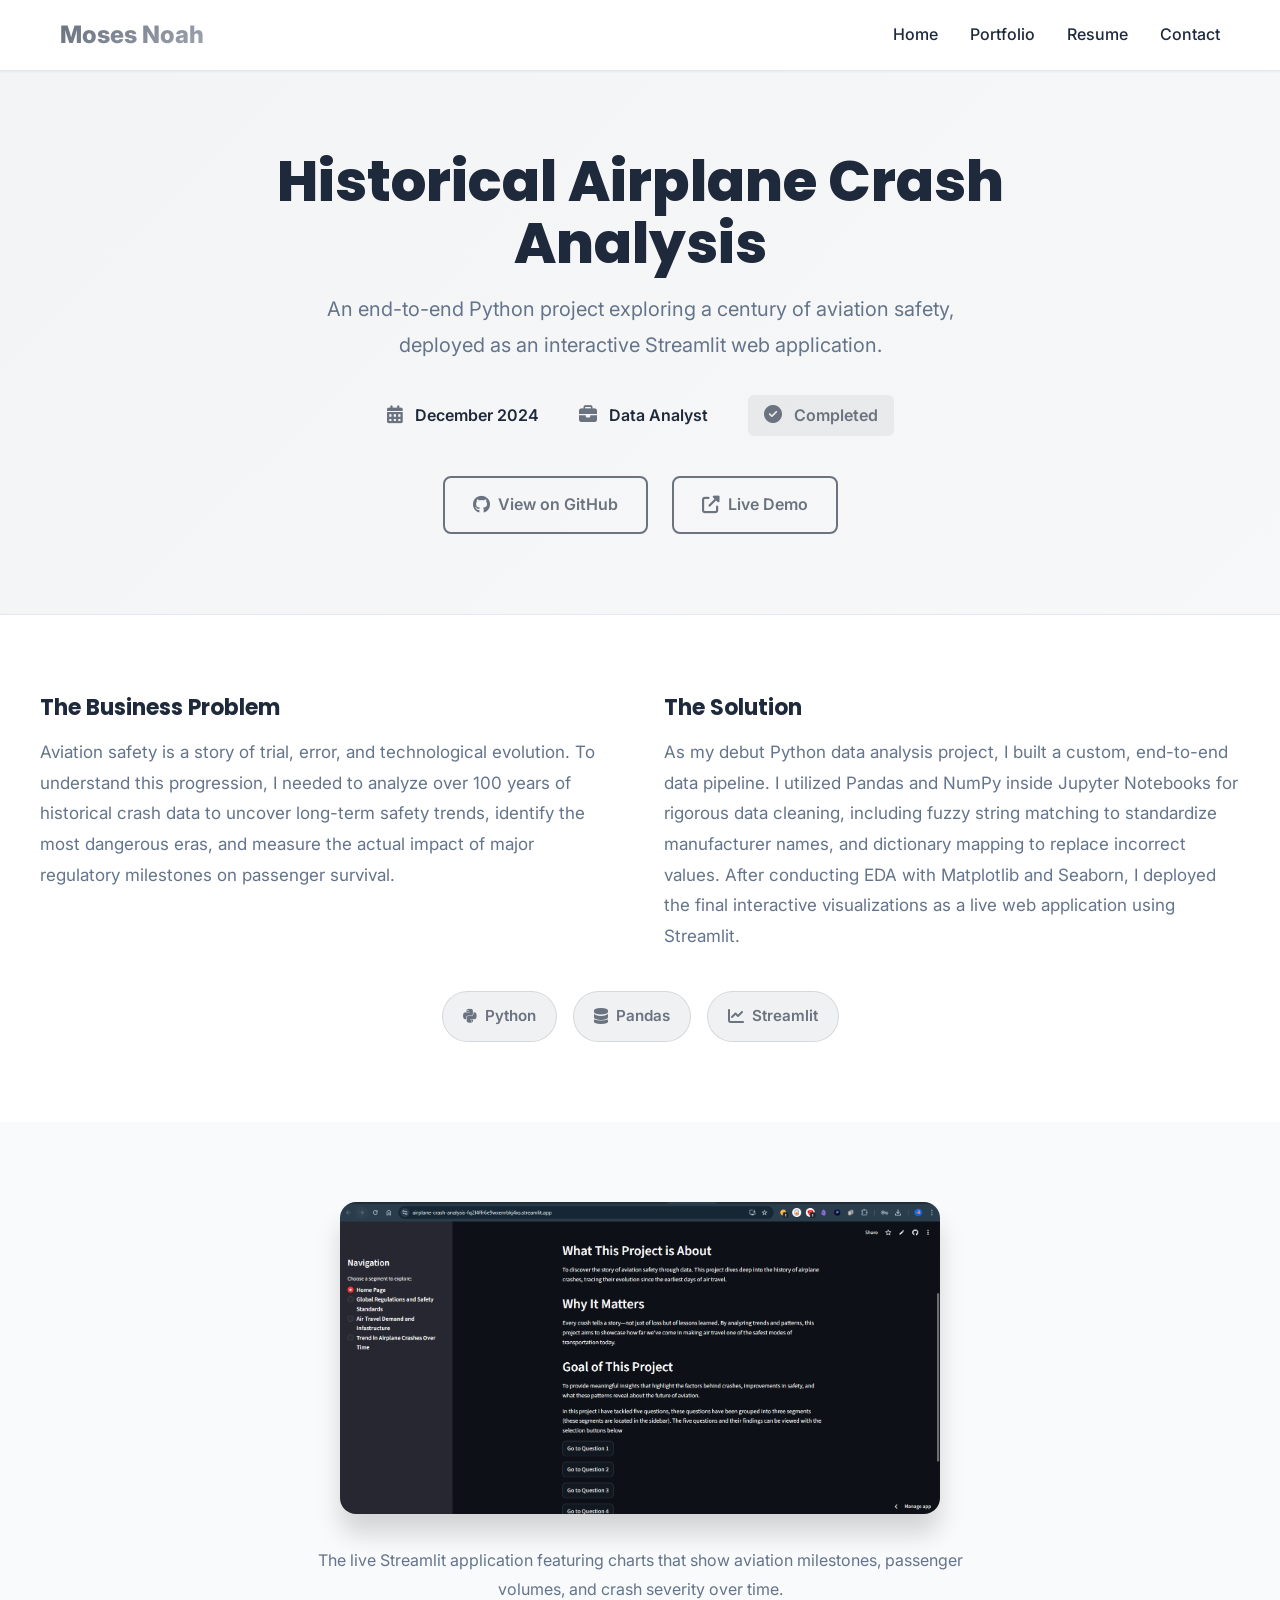
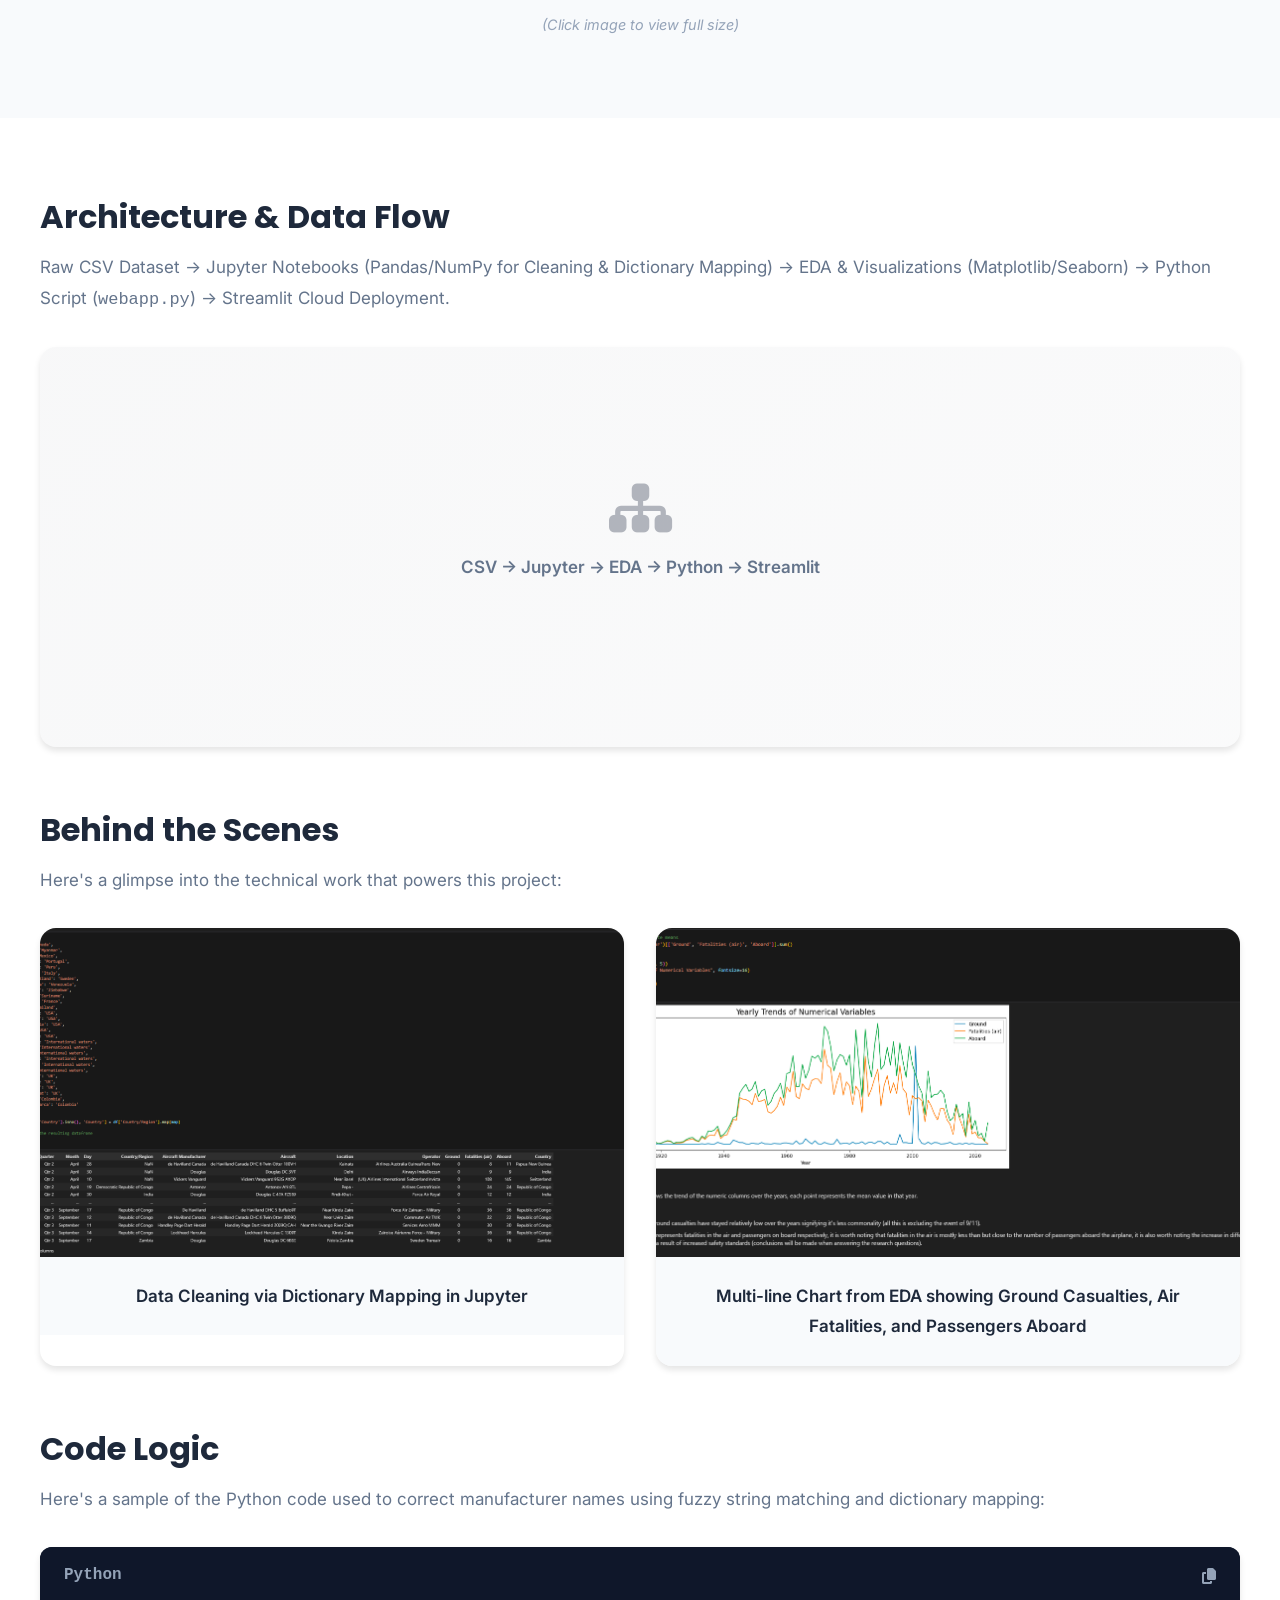
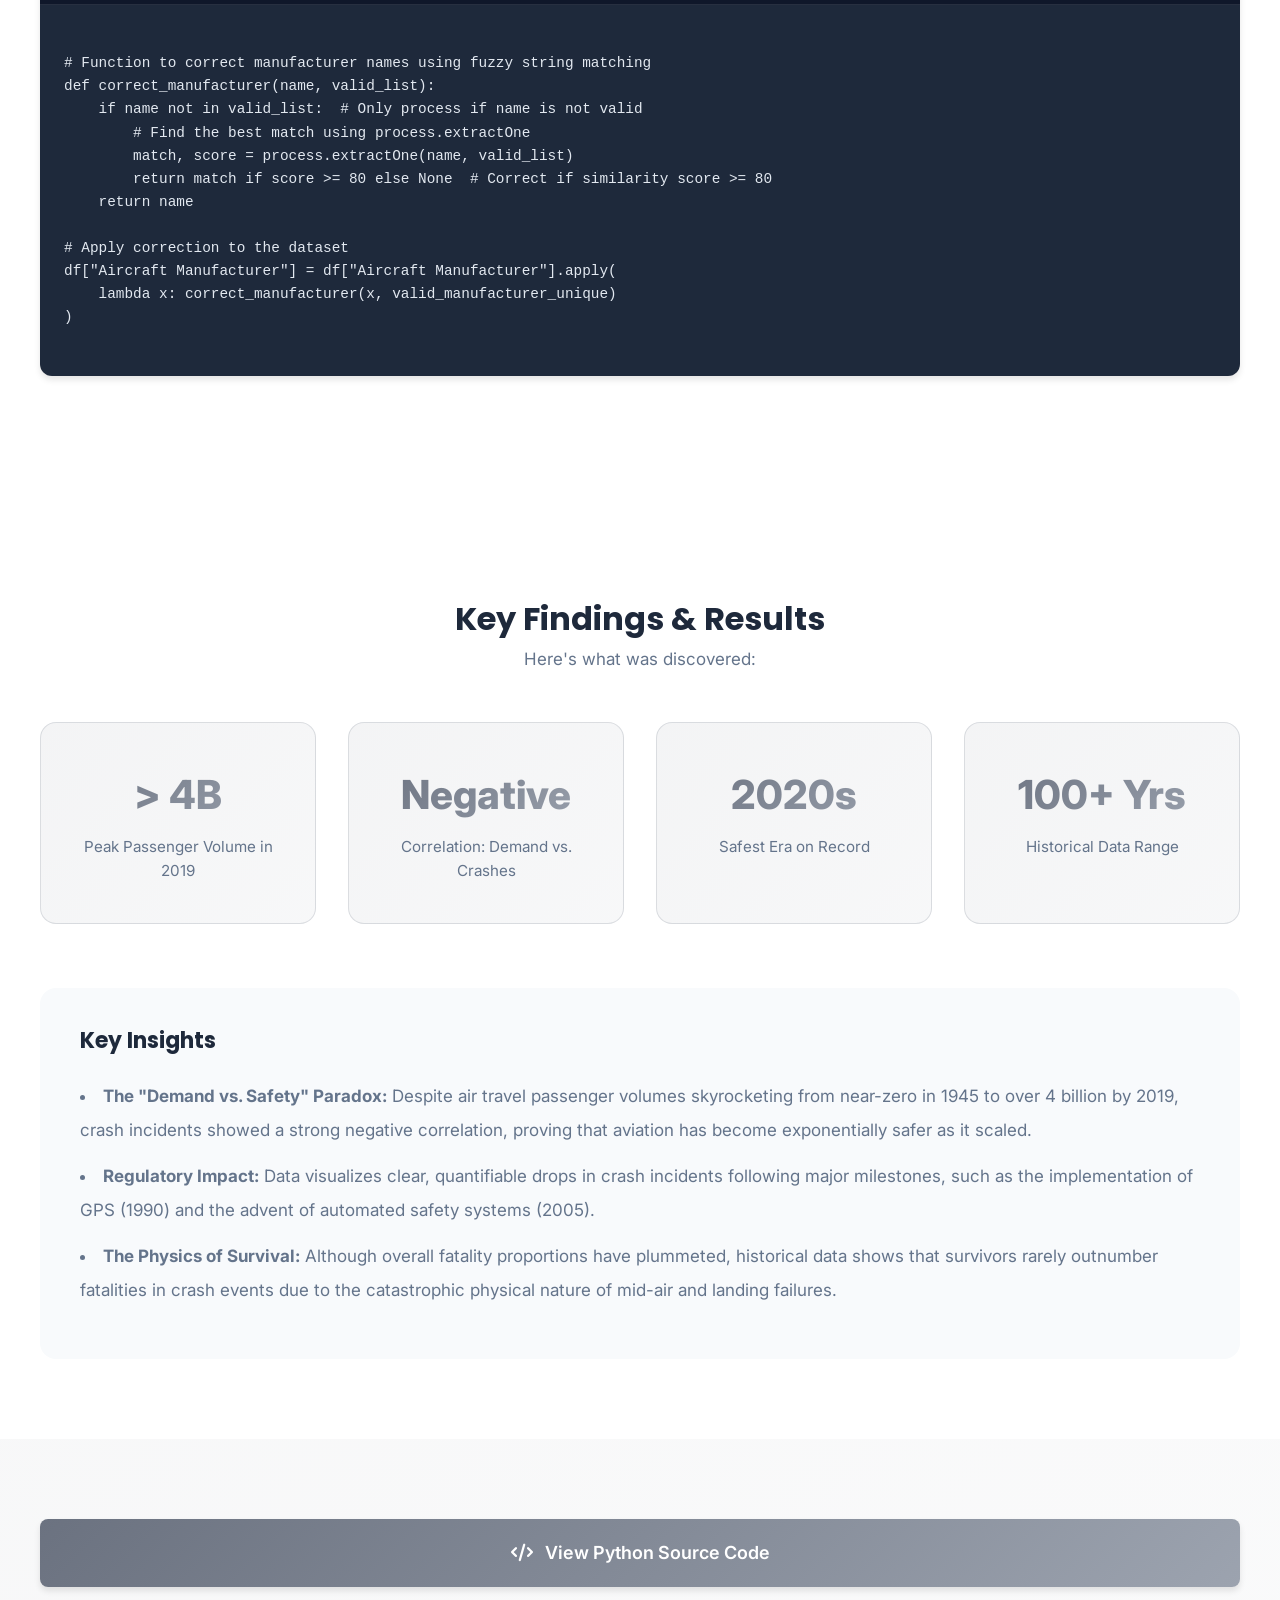
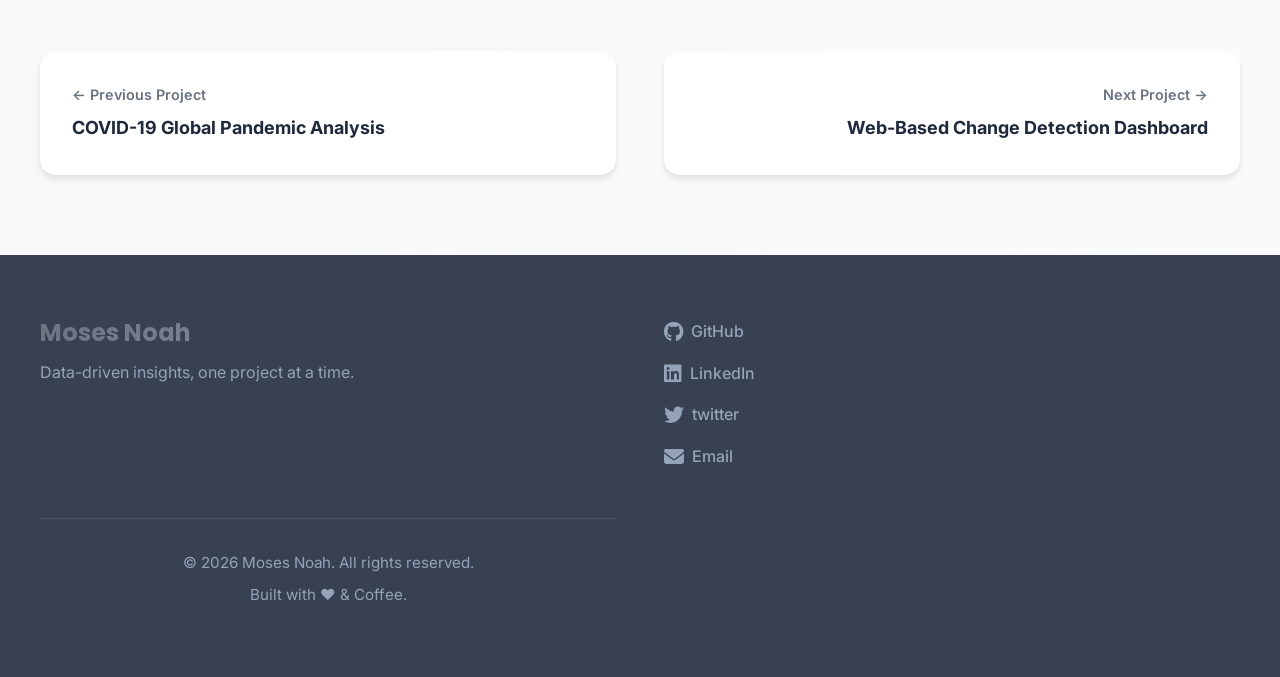
<file: projects/project-airplane.html>
<!DOCTYPE html>
<html lang="en">
<head>
    <meta charset="UTF-8">
    <meta name="viewport" content="width=device-width, initial-scale=1.0">
    <title>Historical Airplane Crash Analysis - Moses Noah Portfolio</title>
    <link rel="stylesheet" href="../style.css">
    <link rel="stylesheet" href="project-template.css">
    <link rel="preconnect" href="https://fonts.googleapis.com">
    <link rel="preconnect" href="https://fonts.gstatic.com" crossorigin>
    <link href="https://fonts.googleapis.com/css2?family=Poppins:wght@400;600;700;800&family=Inter:wght@300;400;500;600&display=swap" rel="stylesheet">
    <link rel="stylesheet" href="https://cdnjs.cloudflare.com/ajax/libs/font-awesome/6.4.0/css/all.min.css">
</head>
<body>
    <nav class="navbar">
        <div class="navbar-container">
            <div class="navbar-logo">
                <a href="../index.html">Moses Noah</a>
            </div>
            <div class="hamburger" id="hamburger">
                <span></span>
                <span></span>
                <span></span>
            </div>
            <ul class="nav-menu" id="navMenu">
                <li class="nav-item">
                    <a href="../index.html" class="nav-link">Home</a>
                </li>
                <li class="nav-item">
                    <a href="../portfolio.html" class="nav-link">Portfolio</a>
                </li>
                <li class="nav-item">
                    <a href="../resume.html" class="nav-link">Resume</a>
                </li>
                <li class="nav-item">
                    <a href="../index.html#contact" class="nav-link">Contact</a>
                </li>
            </ul>
        </div>
    </nav>

    <section class="project-hero">
        <div class="hero-content">
            <h1 class="project-title">Historical Airplane Crash Analysis</h1>
            <p class="project-subtitle">An end-to-end Python project exploring a century of aviation safety, deployed as an interactive Streamlit web application.</p>
            
            <div class="project-metadata">
                <span class="meta-item">
                    <i class="fas fa-calendar-alt"></i>
                    <span>December 2024</span>
                </span>
                <span class="meta-item">
                    <i class="fas fa-briefcase"></i>
                    <span>Data Analyst</span>
                </span>
                <span class="project-status">
                    <i class="fas fa-check-circle"></i>
                    Completed
                </span>
            </div>

            <div class="hero-cta">
                <a href="https://github.com/moses-noah/airplane-crash-analysis" target="_blank" rel="noopener noreferrer" class="btn btn-secondary">
                    <i class="fab fa-github"></i> View on GitHub
                </a>
                <a href="https://airplane-crash-analysis-fq2l4ffr6e9wxenrbkj4xs.streamlit.app/" target="_blank" rel="noopener noreferrer" class="btn btn-secondary">
                    <i class="fas fa-external-link-alt"></i> Live Demo
                </a>
            </div>
        </div>
    </section>

    <section class="project-setup">
        <div class="setup-container">
            <div class="setup-column">
                <h3>The Business Problem</h3>
                <p>
                    Aviation safety is a story of trial, error, and technological evolution. To understand this progression, I needed to analyze over 100 years of historical crash data to uncover long-term safety trends, identify the most dangerous eras, and measure the actual impact of major regulatory milestones on passenger survival.
                </p>
            </div>

            <div class="setup-column">
                <h3>The Solution</h3>
                <p>
                    As my debut Python data analysis project, I built a custom, end-to-end data pipeline. I utilized Pandas and NumPy inside Jupyter Notebooks for rigorous data cleaning, including fuzzy string matching to standardize manufacturer names, and dictionary mapping to replace incorrect values. After conducting EDA with Matplotlib and Seaborn, I deployed the final interactive visualizations as a live web application using Streamlit.
                </p>
            </div>
        </div>

        <div class="tech-stack-badges">
            <span class="tech-badge">
                <i class="fab fa-python"></i> Python
            </span>
            <span class="tech-badge">
                <i class="fas fa-database"></i> Pandas
            </span>
            <span class="tech-badge">
                <i class="fas fa-chart-line"></i> Streamlit
            </span>
        </div>
    </section>

    <section class="project-showcase">
        <div class="showcase-container">
            <div class="showcase-media">
                <img src="../assets/images/airplane-webapp.PNG" alt="Streamlit Web Application" class="showcase-image lightbox-trigger" onclick="openLightbox('lightbox-main')">
            </div>

            <p class="showcase-caption">
                The live Streamlit application featuring charts that show aviation milestones, passenger volumes, and crash severity over time.
                <br><em style="color: var(--text-lighter); font-size: 0.9rem; display: block; margin-top: 0.5rem;">(Click image to view full size)</em>
            </p>
        </div>
    </section>

    <!-- LIGHTBOX MODAL -->
    <div class="lightbox" id="lightbox-main">
        <div class="lightbox-content">
            <span class="lightbox-close" onclick="closeLightbox('lightbox-main')">&times;</span>
            <img class="lightbox-image" src="../assets/images/airplane-webapp.PNG" alt="Streamlit Web Application">
        </div>
    </div>

    <section class="project-journey">
        <div class="journey-container">
            <div class="journey-section">
                <h2>Architecture & Data Flow</h2>
                <p>
                    Raw CSV Dataset → Jupyter Notebooks (Pandas/NumPy for Cleaning & Dictionary Mapping) → EDA & Visualizations (Matplotlib/Seaborn) → Python Script (<code>webapp.py</code>) → Streamlit Cloud Deployment.
                </p>
                <div class="architecture-diagram">
                    <div class="placeholder-media" style="height: 100%; border-radius: 0;">
                        <i class="fas fa-sitemap"></i>
                        <p>CSV → Jupyter → EDA → Python → Streamlit</p>
                    </div>
                </div>
            </div>

            <div class="journey-section">
                <h2>Behind the Scenes</h2>
                <p>Here's a glimpse into the technical work that powers this project:</p>
                <div class="behind-scenes-grid">
                    <div class="scene-card">
                        <img src="../assets/images/airplane-cleaning.PNG" alt="Data Cleaning via Dictionary Mapping in Jupyter" class="lightbox-trigger" onclick="openLightbox('lightbox-cleaning')">
                        <p>Data Cleaning via Dictionary Mapping in Jupyter</p>
                    </div>
                    <div class="scene-card">
                        <img src="../assets/images/airplane-eda.PNG" alt="Multi-line Chart from EDA showing Ground Casualties, Air Fatalities, and Passengers Aboard" class="lightbox-trigger" onclick="openLightbox('lightbox-eda')">
                        <p>Multi-line Chart from EDA showing Ground Casualties, Air Fatalities, and Passengers Aboard</p>
                    </div>
                </div>
            </div>

            <!-- LIGHTBOX MODALS FOR BEHIND SCENES -->
            <div class="lightbox" id="lightbox-cleaning">
                <div class="lightbox-content">
                    <span class="lightbox-close" onclick="closeLightbox('lightbox-cleaning')">&times;</span>
                    <img class="lightbox-image" src="../assets/images/airplane-cleaning.PNG" alt="Data Cleaning via Dictionary Mapping in Jupyter">
                </div>
            </div>
            <div class="lightbox" id="lightbox-eda">
                <div class="lightbox-content">
                    <span class="lightbox-close" onclick="closeLightbox('lightbox-eda')">&times;</span>
                    <img class="lightbox-image" src="../assets/images/airplane-eda.PNG" alt="Multi-line Chart from EDA showing Ground Casualties, Air Fatalities, and Passengers Aboard">
                </div>
            </div>

            <div class="journey-section">
                <h2>Code Logic</h2>
                <p>Here's a sample of the Python code used to correct manufacturer names using fuzzy string matching and dictionary mapping:</p>
                <div class="code-block">
                    <div class="code-header">
                        <span class="code-lang">Python</span>
                        <i class="fas fa-copy code-copy"></i>
                    </div>
                    <pre><code>
# Function to correct manufacturer names using fuzzy string matching
def correct_manufacturer(name, valid_list):
    if name not in valid_list:  # Only process if name is not valid
        # Find the best match using process.extractOne
        match, score = process.extractOne(name, valid_list)
        return match if score >= 80 else None  # Correct if similarity score >= 80
    return name 

# Apply correction to the dataset
df["Aircraft Manufacturer"] = df["Aircraft Manufacturer"].apply(
    lambda x: correct_manufacturer(x, valid_manufacturer_unique)
)
                    </code></pre>
                </div>
            </div>
        </div>
    </section>

    <section class="project-resolution">
        <div class="resolution-container">
            <h2>Key Findings & Results</h2>
            <p>Here's what was discovered:</p>

            <div class="insights-grid">
                <div class="insight-card">
                    <div class="insight-metric">> 4B</div>
                    <p class="insight-description">Peak Passenger Volume in 2019</p>
                </div>

                <div class="insight-card">
                    <div class="insight-metric">Negative</div>
                    <p class="insight-description">Correlation: Demand vs. Crashes</p>
                </div>

                <div class="insight-card">
                    <div class="insight-metric">2020s</div>
                    <p class="insight-description">Safest Era on Record</p>
                </div>

                <div class="insight-card">
                    <div class="insight-metric">100+ Yrs</div>
                    <p class="insight-description">Historical Data Range</p>
                </div>
            </div>

            <div class="key-learnings">
                <h3>Key Insights</h3>
                <ul>
                    <li><strong>The "Demand vs. Safety" Paradox:</strong> Despite air travel passenger volumes skyrocketing from near-zero in 1945 to over 4 billion by 2019, crash incidents showed a strong negative correlation, proving that aviation has become exponentially safer as it scaled.</li>
                    <li><strong>Regulatory Impact:</strong> Data visualizes clear, quantifiable drops in crash incidents following major milestones, such as the implementation of GPS (1990) and the advent of automated safety systems (2005).</li>
                    <li><strong>The Physics of Survival:</strong> Although overall fatality proportions have plummeted, historical data shows that survivors rarely outnumber fatalities in crash events due to the catastrophic physical nature of mid-air and landing failures.</li>
                </ul>
            </div>
        </div>
    </section>

    <section class="project-outro">
        <div class="outro-container">
            <div class="outro-download">
                <a href="https://github.com/moses-noah/airplane-crash-analysis/blob/main/webapp.py" target="_blank" rel="noopener noreferrer" class="btn btn-primary btn-large">
                    <i class="fas fa-code"></i> View Python Source Code
                </a>
            </div>

            <div class="project-navigation">
                <a href="project-covid.html" class="nav-project prev-project">
                    <span class="nav-label">← Previous Project</span>
                    <span class="nav-title">COVID-19 Global Pandemic Analysis</span>
                </a>
                <a href="project-lulc.html" class="nav-project next-project">
                    <span class="nav-label">Next Project →</span>
                    <span class="nav-title">Web-Based Change Detection Dashboard</span>
                </a>
            </div>
        </div>
    </section>

    <footer class="footer">
        <div class="footer-container">
            <div class="footer-content">
                <h3>Moses Noah</h3>
                <p>Data-driven insights, one project at a time.</p>
            </div>
            <div class="footer-social">
                <a href="https://github.com/moses-noah" target="_blank" rel="noopener noreferrer" class="social-link">
                    <i class="fab fa-github"></i> GitHub
                </a>
                <a href="https://linkedin.com/in/moses-noah" target="_blank" rel="noopener noreferrer" class="social-link">
                    <i class="fab fa-linkedin"></i> LinkedIn
                </a>
                <a href="https://x.com/real_mno" target="_blank" rel="noopener noreferrer" class="social-link">
                    <i class="fab fa-twitter"></i> twitter
                </a>
                <a href="mailto:mosesn540@gmail.com" class="social-link">
                    <i class="fas fa-envelope"></i> Email
                </a>
            </div>
            <div class="footer-bottom">
                <p>&copy; 2026 Moses Noah. All rights reserved.</p>
                <p>Built with <span class="heart">❤️</span> & Coffee.</p>
            </div>
        </div>
    </footer>

    <script src="../script.js"></script>
</body>
</html>
</file>
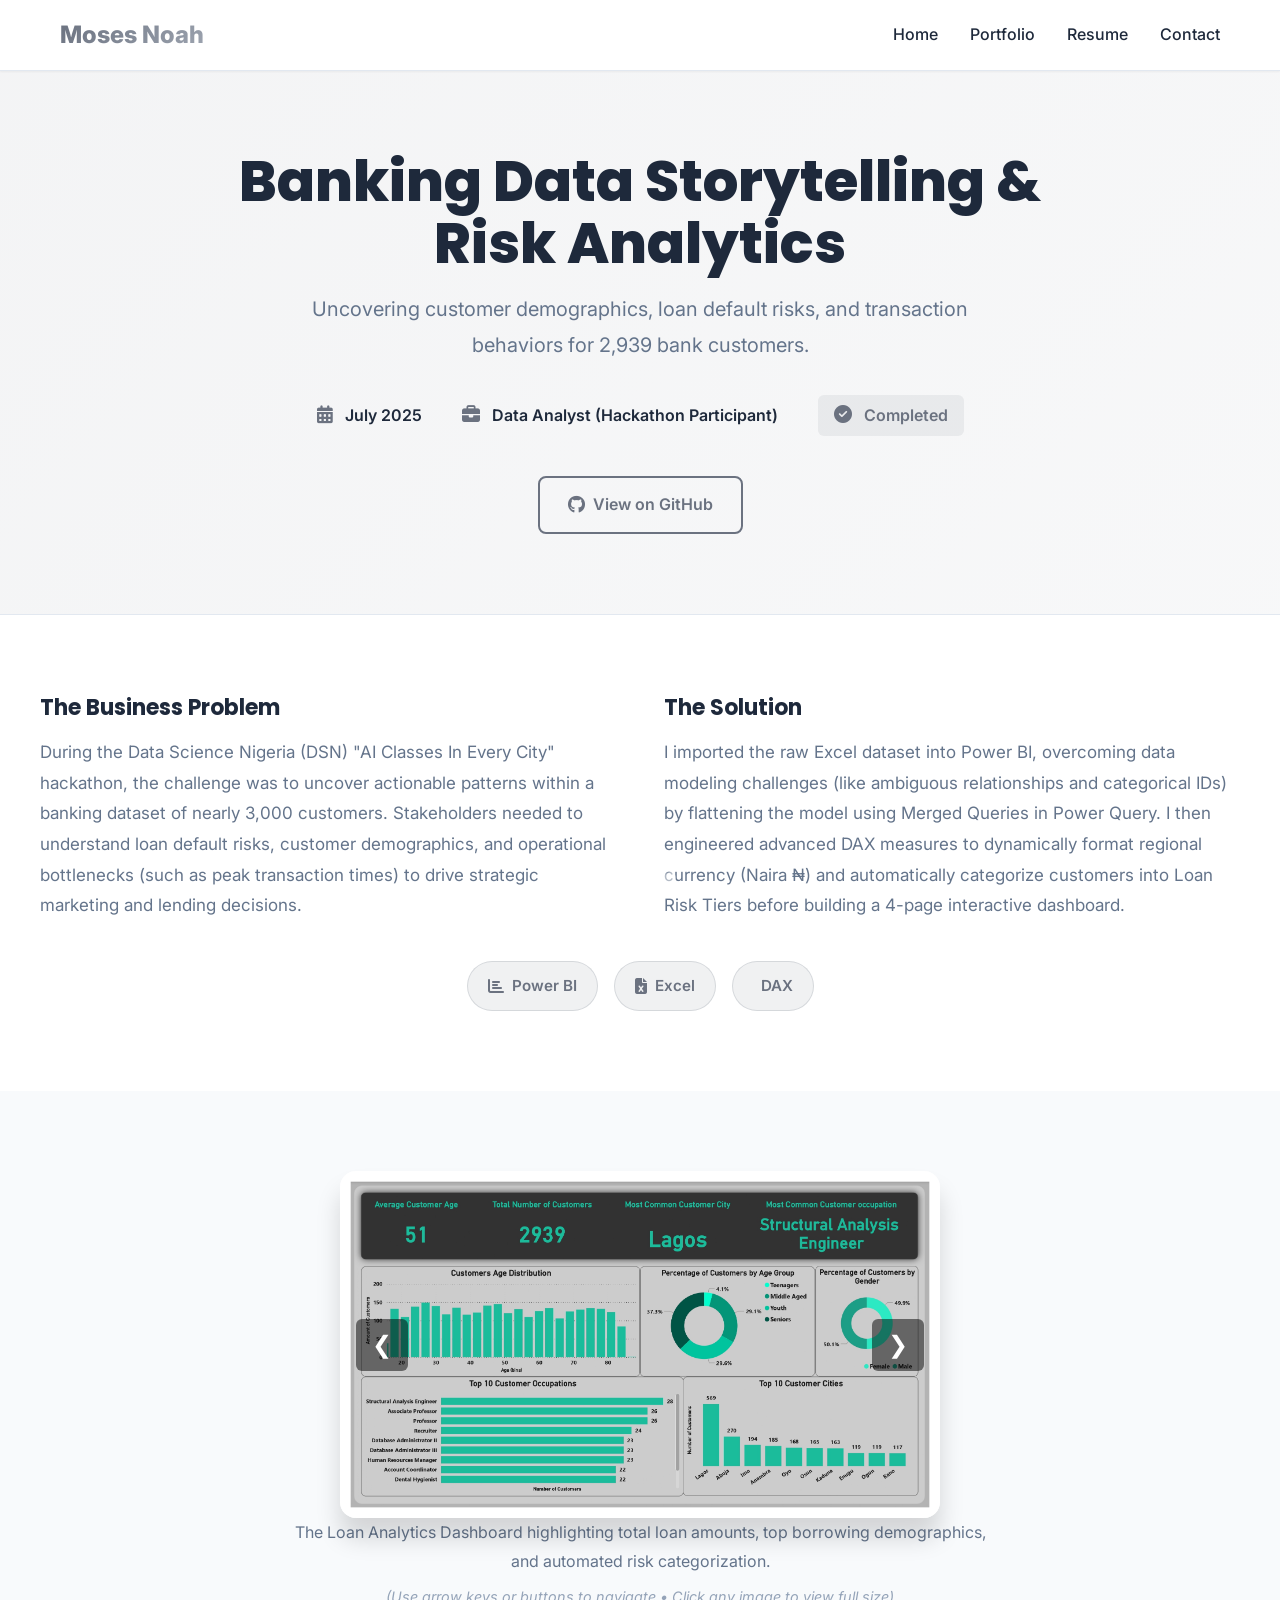
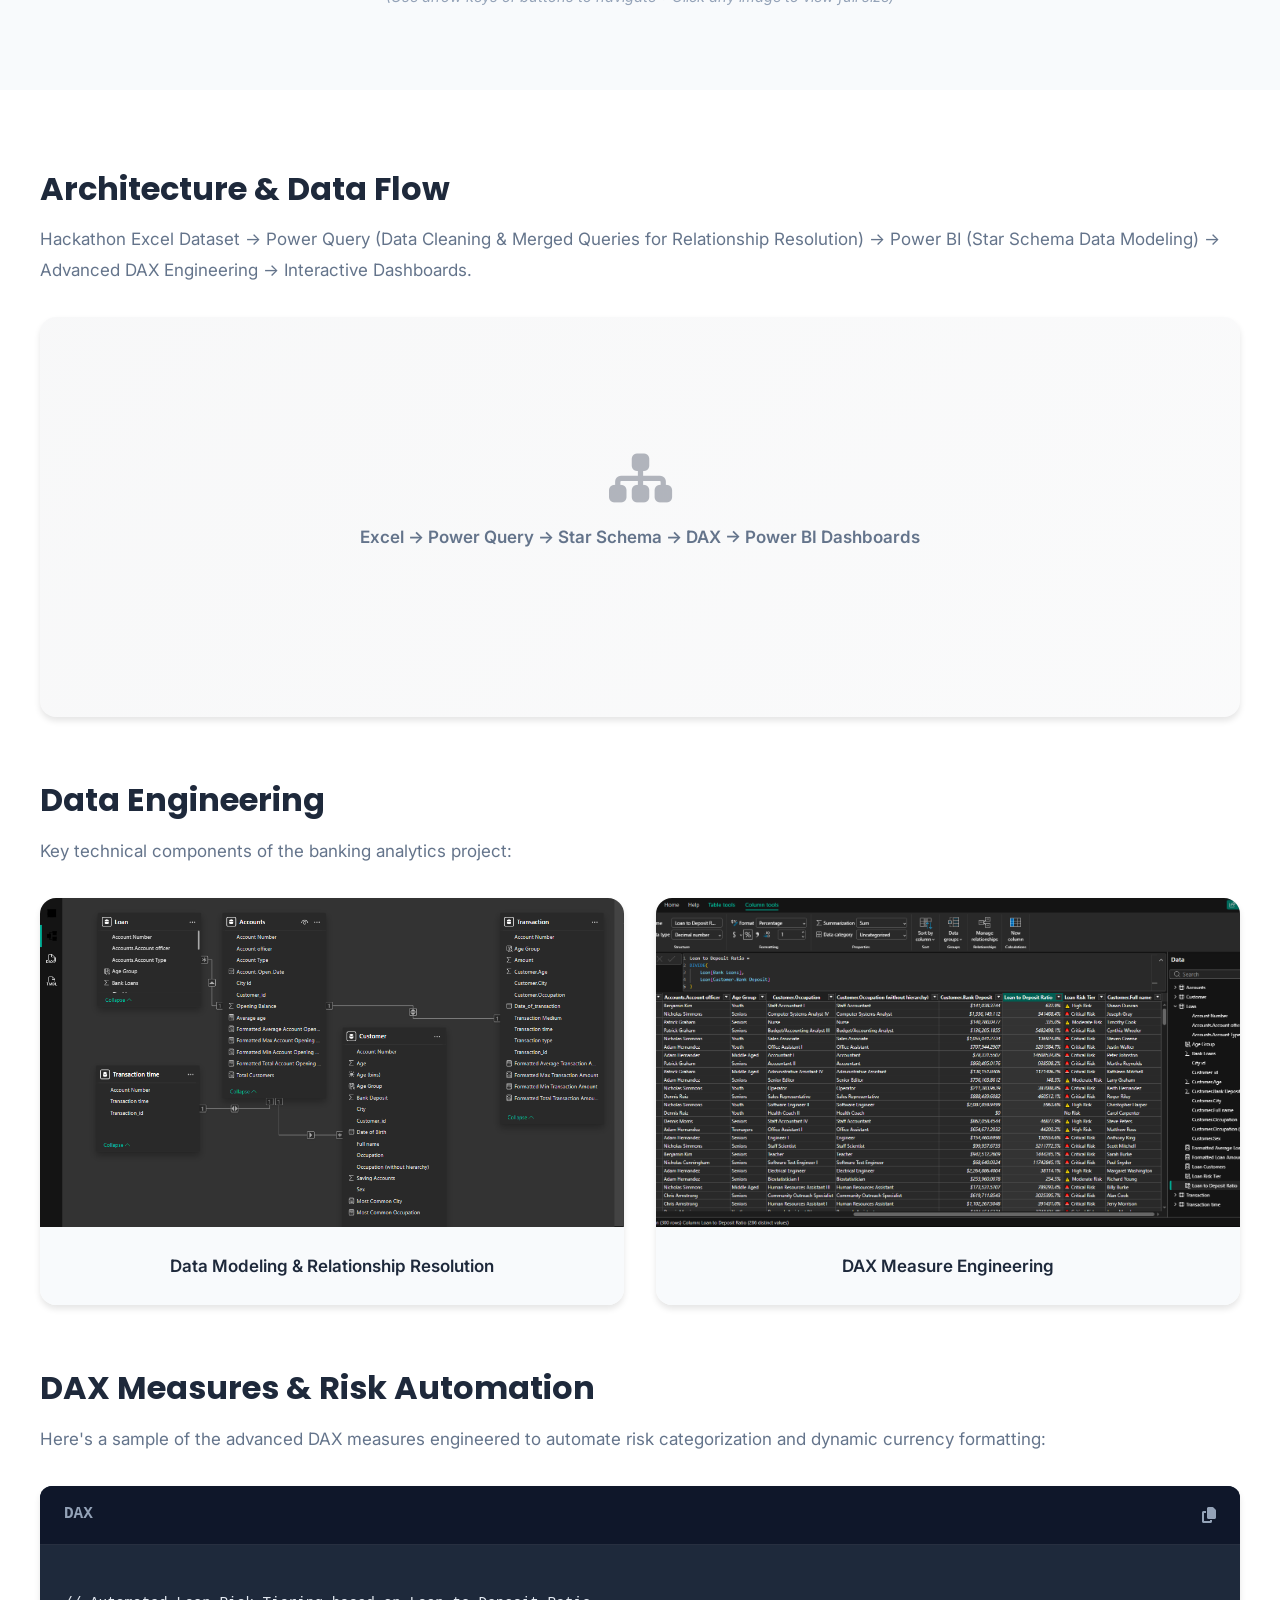
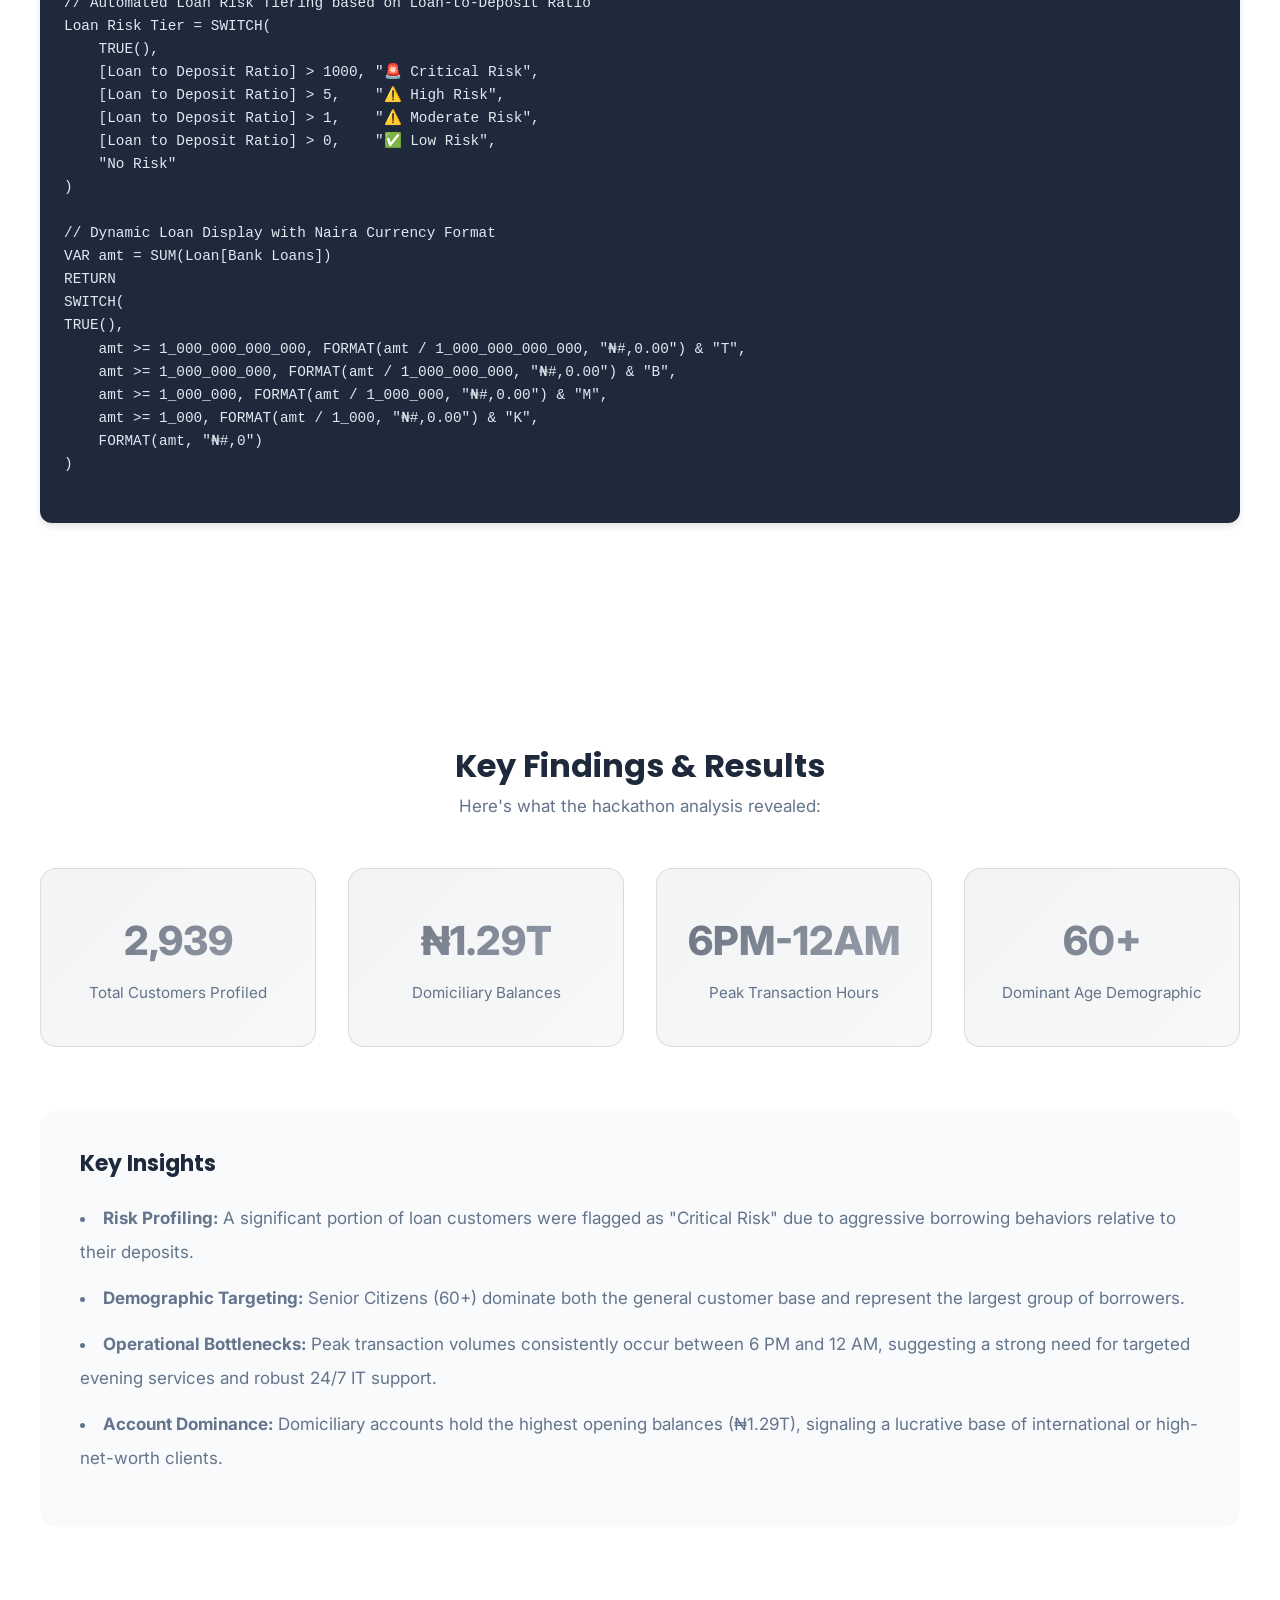
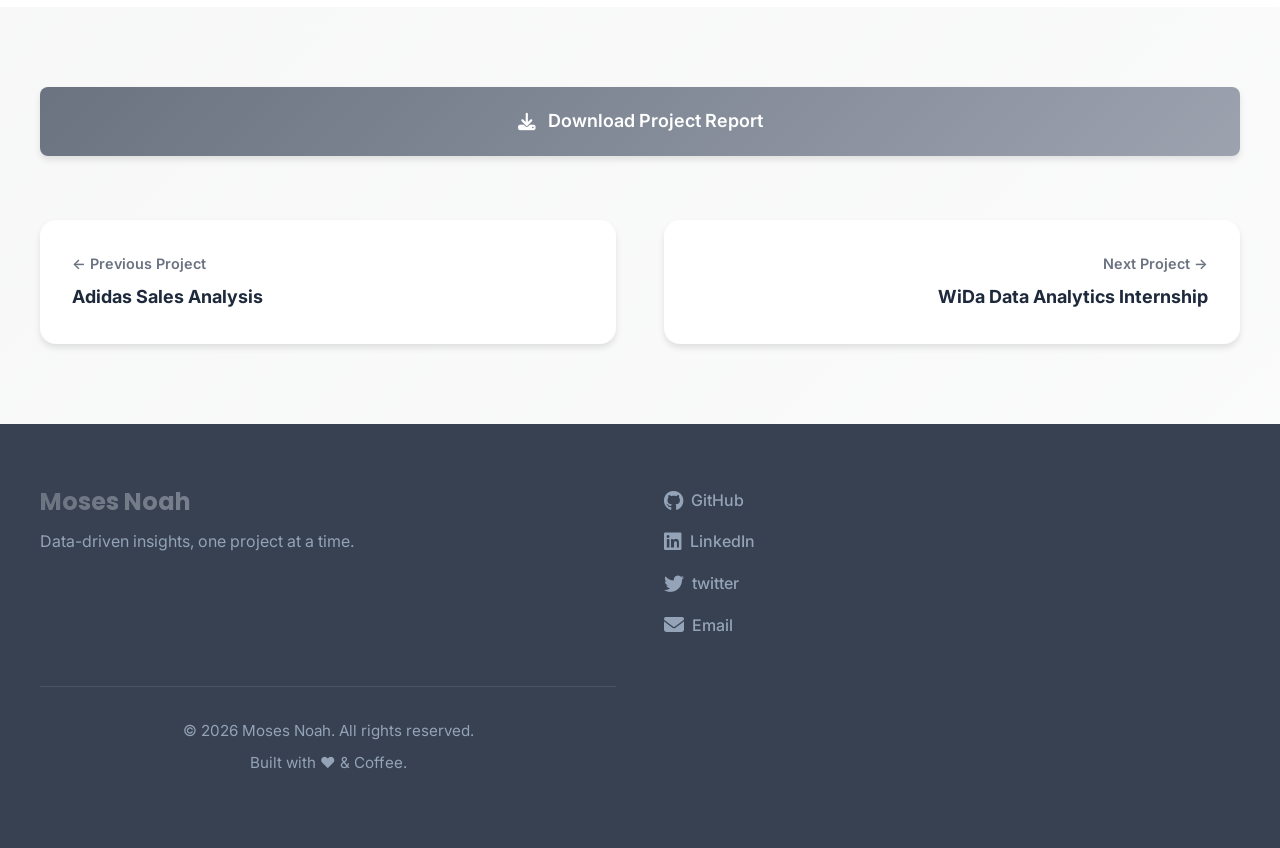
<file: projects/project-banking.html>
<!DOCTYPE html>
<html lang="en">
<head>
    <meta charset="UTF-8">
    <meta name="viewport" content="width=device-width, initial-scale=1.0">
    <title>Banking Data Storytelling - Moses Noah Portfolio</title>
    <link rel="stylesheet" href="../style.css">
    <link rel="stylesheet" href="project-template.css">
    <link rel="preconnect" href="https://fonts.googleapis.com">
    <link rel="preconnect" href="https://fonts.gstatic.com" crossorigin>
    <link href="https://fonts.googleapis.com/css2?family=Poppins:wght@400;600;700;800&family=Inter:wght@300;400;500;600&display=swap" rel="stylesheet">
    <link rel="stylesheet" href="https://cdnjs.cloudflare.com/ajax/libs/font-awesome/6.4.0/css/all.min.css">
</head>
<body>
    <nav class="navbar">
        <div class="navbar-container">
            <div class="navbar-logo">
                <a href="../index.html">Moses Noah</a>
            </div>
            <div class="hamburger" id="hamburger">
                <span></span>
                <span></span>
                <span></span>
            </div>
            <ul class="nav-menu" id="navMenu">
                <li class="nav-item">
                    <a href="../index.html" class="nav-link">Home</a>
                </li>
                <li class="nav-item">
                    <a href="../portfolio.html" class="nav-link">Portfolio</a>
                </li>
                <li class="nav-item">
                    <a href="../resume.html" class="nav-link">Resume</a>
                </li>
                <li class="nav-item">
                    <a href="../index.html#contact" class="nav-link">Contact</a>
                </li>
            </ul>
        </div>
    </nav>

    <section class="project-hero">
        <div class="hero-content">
            <h1 class="project-title">Banking Data Storytelling & Risk Analytics</h1>
            <p class="project-subtitle">Uncovering customer demographics, loan default risks, and transaction behaviors for 2,939 bank customers.</p>
            
            <div class="project-metadata">
                <span class="meta-item">
                    <i class="fas fa-calendar-alt"></i>
                    <span>July 2025</span>
                </span>
                <span class="meta-item">
                    <i class="fas fa-briefcase"></i>
                    <span>Data Analyst (Hackathon Participant)</span>
                </span>
                <span class="project-status">
                    <i class="fas fa-check-circle"></i>
                    Completed
                </span>
            </div>

            <div class="hero-cta">
                <a href="https://github.com/moses-noah/Banking-Data-Storytelling" target="_blank" rel="noopener noreferrer" class="btn btn-secondary">
                    <i class="fab fa-github"></i> View on GitHub
                </a>
            </div>
        </div>
    </section>

    <section class="project-setup">
        <div class="setup-container">
            <div class="setup-column">
                <h3>The Business Problem</h3>
                <p>
                    During the Data Science Nigeria (DSN) "AI Classes In Every City" hackathon, the challenge was to uncover actionable patterns within a banking dataset of nearly 3,000 customers. Stakeholders needed to understand loan default risks, customer demographics, and operational bottlenecks (such as peak transaction times) to drive strategic marketing and lending decisions.
                </p>
            </div>

            <div class="setup-column">
                <h3>The Solution</h3>
                <p>
                    I imported the raw Excel dataset into Power BI, overcoming data modeling challenges (like ambiguous relationships and categorical IDs) by flattening the model using Merged Queries in Power Query. I then engineered advanced DAX measures to dynamically format regional currency (Naira ₦) and automatically categorize customers into Loan Risk Tiers before building a 4-page interactive dashboard.
                </p>
            </div>
        </div>

        <div class="tech-stack-badges">
            <span class="tech-badge">
                <i class="fas fa-chart-bar"></i> Power BI
            </span>
            <span class="tech-badge">
                <i class="fas fa-file-excel"></i> Excel
            </span>
            <span class="tech-badge">
                <i class="fas fa-function"></i> DAX
            </span>
        </div>
    </section>

    <section class="project-showcase">
        <div class="showcase-container">
            <div class="carousel-wrapper">
                <div class="carousel-slide active">
                    <img src="../assets/images/banking-dashboard-1.png" alt="Loan Analytics Dashboard" class="lightbox-trigger" onclick="openLightbox('lightbox-carousel-1')">
                </div>
                <div class="carousel-slide">
                    <img src="../assets/images/banking-dashboard-2.png" alt="Customer Demographics Analysis" class="lightbox-trigger" onclick="openLightbox('lightbox-carousel-2')">
                </div>
                <div class="carousel-slide">
                    <img src="../assets/images/banking-dashboard-3.png" alt="Transaction Behavior Analysis" class="lightbox-trigger" onclick="openLightbox('lightbox-carousel-3')">
                </div>
                <div class="carousel-slide">
                    <img src="../assets/images/banking-dashboard-4.png" alt="Risk Tier Distribution" class="lightbox-trigger" onclick="openLightbox('lightbox-carousel-4')">
                </div>

                <button class="carousel-nav carousel-prev">❮</button>
                <button class="carousel-nav carousel-next">❯</button>
            </div>

            <div class="carousel-indicators">
                <button class="carousel-dot active" onclick="updateCarousel(0)"></button>
                <button class="carousel-dot" onclick="updateCarousel(1)"></button>
                <button class="carousel-dot" onclick="updateCarousel(2)"></button>
                <button class="carousel-dot" onclick="updateCarousel(3)"></button>
            </div>

            <p class="showcase-caption">
                The Loan Analytics Dashboard highlighting total loan amounts, top borrowing demographics, and automated risk categorization.
                <br><em style="color: var(--text-lighter); font-size: 0.9rem; display: block; margin-top: 0.5rem;">(Use arrow keys or buttons to navigate • Click any image to view full size)</em>
            </p>
        </div>
    </section>

    <!-- LIGHTBOX MODALS FOR CAROUSEL IMAGES -->
    <div class="lightbox" id="lightbox-carousel-1">
        <div class="lightbox-content">
            <span class="lightbox-close" onclick="closeLightbox('lightbox-carousel-1')">&times;</span>
            <img class="lightbox-image" src="../assets/images/banking-dashboard-1.png" alt="Loan Analytics Dashboard">
        </div>
    </div>
    <div class="lightbox" id="lightbox-carousel-2">
        <div class="lightbox-content">
            <span class="lightbox-close" onclick="closeLightbox('lightbox-carousel-2')">&times;</span>
            <img class="lightbox-image" src="../assets/images/banking-dashboard-2.png" alt="Customer Demographics Analysis">
        </div>
    </div>
    <div class="lightbox" id="lightbox-carousel-3">
        <div class="lightbox-content">
            <span class="lightbox-close" onclick="closeLightbox('lightbox-carousel-3')">&times;</span>
            <img class="lightbox-image" src="../assets/images/banking-dashboard-3.png" alt="Transaction Behavior Analysis">
        </div>
    </div>
    <div class="lightbox" id="lightbox-carousel-4">
        <div class="lightbox-content">
            <span class="lightbox-close" onclick="closeLightbox('lightbox-carousel-4')">&times;</span>
            <img class="lightbox-image" src="../assets/images/banking-dashboard-4.png" alt="Risk Tier Distribution">
        </div>
    </div>

    <section class="project-journey">
        <div class="journey-container">
            <div class="journey-section">
                <h2>Architecture & Data Flow</h2>
                <p>
                    Hackathon Excel Dataset → Power Query (Data Cleaning & Merged Queries for Relationship Resolution) → Power BI (Star Schema Data Modeling) → Advanced DAX Engineering → Interactive Dashboards.
                </p>
                <div class="architecture-diagram">
                    <div class="placeholder-media" style="height: 100%; border-radius: 0;">
                        <i class="fas fa-sitemap"></i>
                        <p>Excel → Power Query → Star Schema → DAX → Power BI Dashboards</p>
                    </div>
                </div>
            </div>

            <div class="journey-section">
                <h2>Data Engineering</h2>
                <p>Key technical components of the banking analytics project:</p>
                <div class="behind-scenes-grid">
                    <div class="scene-card">
                        <img src="../assets/images/banking-data-model.PNG" alt="Data Modeling & Relationship Resolution" class="lightbox-trigger" onclick="openLightbox('lightbox-datamodel')">
                        <p>Data Modeling & Relationship Resolution</p>
                    </div>
                    <div class="scene-card">
                        <img src="../assets/images/banking-DAX-measure-engineering.PNG" alt="DAX Measure Engineering" class="lightbox-trigger" onclick="openLightbox('lightbox-dax')">
                        <p>DAX Measure Engineering</p>
                    </div>
                </div>
            </div>

            <!-- LIGHTBOX MODALS FOR BEHIND SCENES -->
            <div class="lightbox" id="lightbox-datamodel">
                <div class="lightbox-content">
                    <span class="lightbox-close" onclick="closeLightbox('lightbox-datamodel')">&times;</span>
                    <img class="lightbox-image" src="../assets/images/banking-data-model.PNG" alt="Data Modeling & Relationship Resolution">
                </div>
            </div>
            <div class="lightbox" id="lightbox-dax">
                <div class="lightbox-content">
                    <span class="lightbox-close" onclick="closeLightbox('lightbox-dax')">&times;</span>
                    <img class="lightbox-image" src="../assets/images/banking-DAX-measure-engineering.PNG" alt="DAX Measure Engineering">
                </div>
            </div>

            <div class="journey-section">
                <h2>DAX Measures & Risk Automation</h2>
                <p>Here's a sample of the advanced DAX measures engineered to automate risk categorization and dynamic currency formatting:</p>
                <div class="code-block">
                    <div class="code-header">
                        <span class="code-lang">DAX</span>
                        <i class="fas fa-copy code-copy"></i>
                    </div>
                    <pre><code>
// Automated Loan Risk Tiering based on Loan-to-Deposit Ratio
Loan Risk Tier = SWITCH(
    TRUE(),
    [Loan to Deposit Ratio] > 1000, "🚨 Critical Risk",
    [Loan to Deposit Ratio] > 5,    "⚠️ High Risk",
    [Loan to Deposit Ratio] > 1,    "⚠️ Moderate Risk",
    [Loan to Deposit Ratio] > 0,    "✅ Low Risk",
    "No Risk"
)

// Dynamic Loan Display with Naira Currency Format
VAR amt = SUM(Loan[Bank Loans])
RETURN
SWITCH(
TRUE(), 
    amt >= 1_000_000_000_000, FORMAT(amt / 1_000_000_000_000, "₦#,0.00") & "T",
    amt >= 1_000_000_000, FORMAT(amt / 1_000_000_000, "₦#,0.00") & "B",
    amt >= 1_000_000, FORMAT(amt / 1_000_000, "₦#,0.00") & "M",
    amt >= 1_000, FORMAT(amt / 1_000, "₦#,0.00") & "K",
    FORMAT(amt, "₦#,0")
)
                    </code></pre>
                </div>
            </div>
        </div>
    </section>

    <section class="project-resolution">
        <div class="resolution-container">
            <h2>Key Findings & Results</h2>
            <p>Here's what the hackathon analysis revealed:</p>

            <div class="insights-grid">
                <div class="insight-card">
                    <div class="insight-metric">2,939</div>
                    <p class="insight-description">Total Customers Profiled</p>
                </div>

                <div class="insight-card">
                    <div class="insight-metric">₦1.29T</div>
                    <p class="insight-description">Domiciliary Balances</p>
                </div>

                <div class="insight-card">
                    <div class="insight-metric">6PM-12AM</div>
                    <p class="insight-description">Peak Transaction Hours</p>
                </div>

                <div class="insight-card">
                    <div class="insight-metric">60+</div>
                    <p class="insight-description">Dominant Age Demographic</p>
                </div>
            </div>

            <div class="key-learnings">
                <h3>Key Insights</h3>
                <ul>
                    <li><strong>Risk Profiling:</strong> A significant portion of loan customers were flagged as "Critical Risk" due to aggressive borrowing behaviors relative to their deposits.</li>
                    <li><strong>Demographic Targeting:</strong> Senior Citizens (60+) dominate both the general customer base and represent the largest group of borrowers.</li>
                    <li><strong>Operational Bottlenecks:</strong> Peak transaction volumes consistently occur between 6 PM and 12 AM, suggesting a strong need for targeted evening services and robust 24/7 IT support.</li>
                    <li><strong>Account Dominance:</strong> Domiciliary accounts hold the highest opening balances (₦1.29T), signaling a lucrative base of international or high-net-worth clients.</li>
                </ul>
            </div>
        </div>
    </section>

    <section class="project-outro">
        <div class="outro-container">
            <div class="outro-download">
                <a href="../assets/downloads/Banking-Data-Storytelling-Report.pdf" download class="btn btn-primary btn-large">
                    <i class="fas fa-download"></i> Download Project Report
                </a>
            </div>

            <div class="project-navigation">
                <a href="project-adidas.html" class="nav-project prev-project">
                    <span class="nav-label">← Previous Project</span>
                    <span class="nav-title">Adidas Sales Analysis</span>
                </a>

                <a href="project-wida.html" class="nav-project next-project">
                    <span class="nav-label">Next Project →</span>
                    <span class="nav-title">WiDa Data Analytics Internship</span>
                </a>
            </div>
        </div>
    </section>

    <footer class="footer">
        <div class="footer-container">
            <div class="footer-content">
                <h3>Moses Noah</h3>
                <p>Data-driven insights, one project at a time.</p>
            </div>
            <div class="footer-social">
                <a href="https://github.com/moses-noah" target="_blank" rel="noopener noreferrer" class="social-link">
                    <i class="fab fa-github"></i> GitHub
                </a>
                <a href="https://linkedin.com/in/moses-noah" target="_blank" rel="noopener noreferrer" class="social-link">
                    <i class="fab fa-linkedin"></i> LinkedIn
                </a>
                <a href="https://x.com/real_mno" target="_blank" rel="noopener noreferrer" class="social-link">
                    <i class="fab fa-twitter"></i> twitter
                </a>
                <a href="mailto:mosesn540@gmail.com" class="social-link">
                    <i class="fas fa-envelope"></i> Email
                </a>
            </div>
            <div class="footer-bottom">
                <p>&copy; 2026 Moses Noah. All rights reserved.</p>
                <p>Built with <span class="heart">❤️</span> & Coffee.</p>
            </div>
        </div>
    </footer>

    <script src="../script.js"></script>
</body>
</html>
</file>
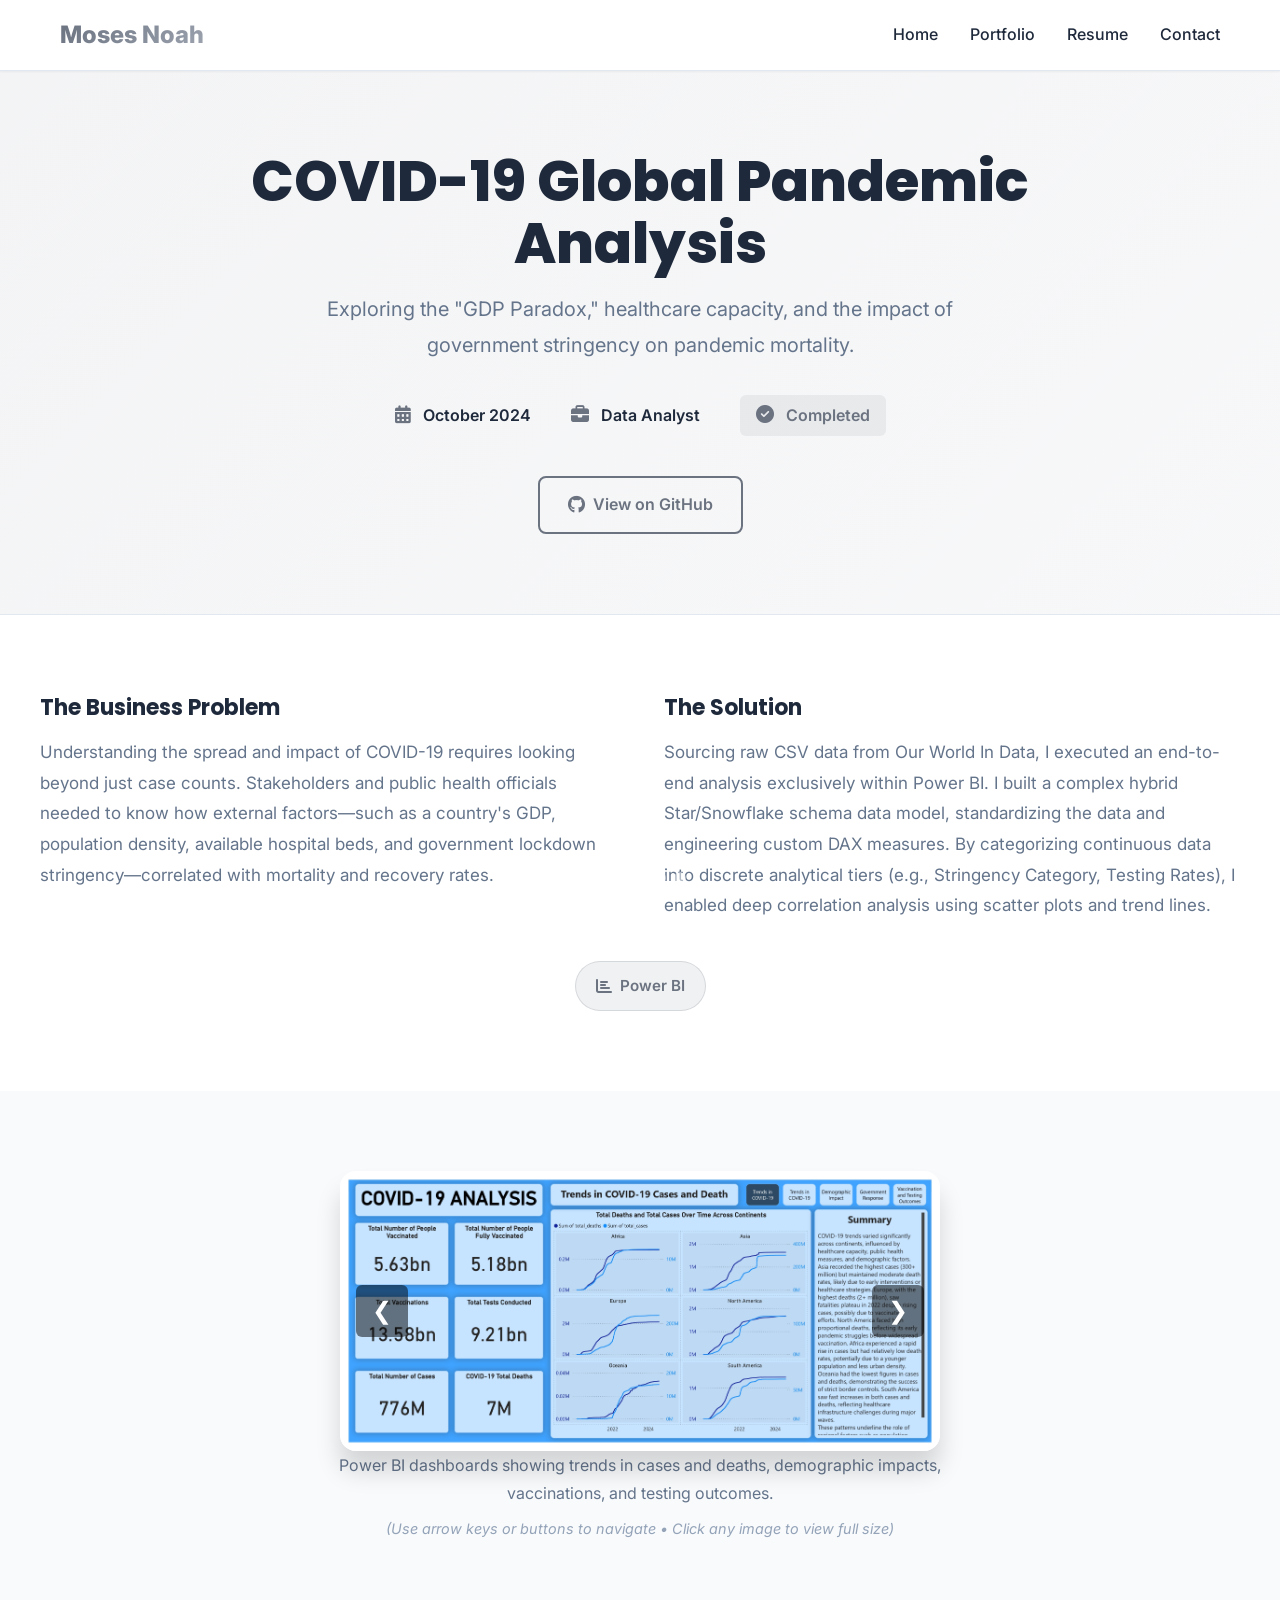
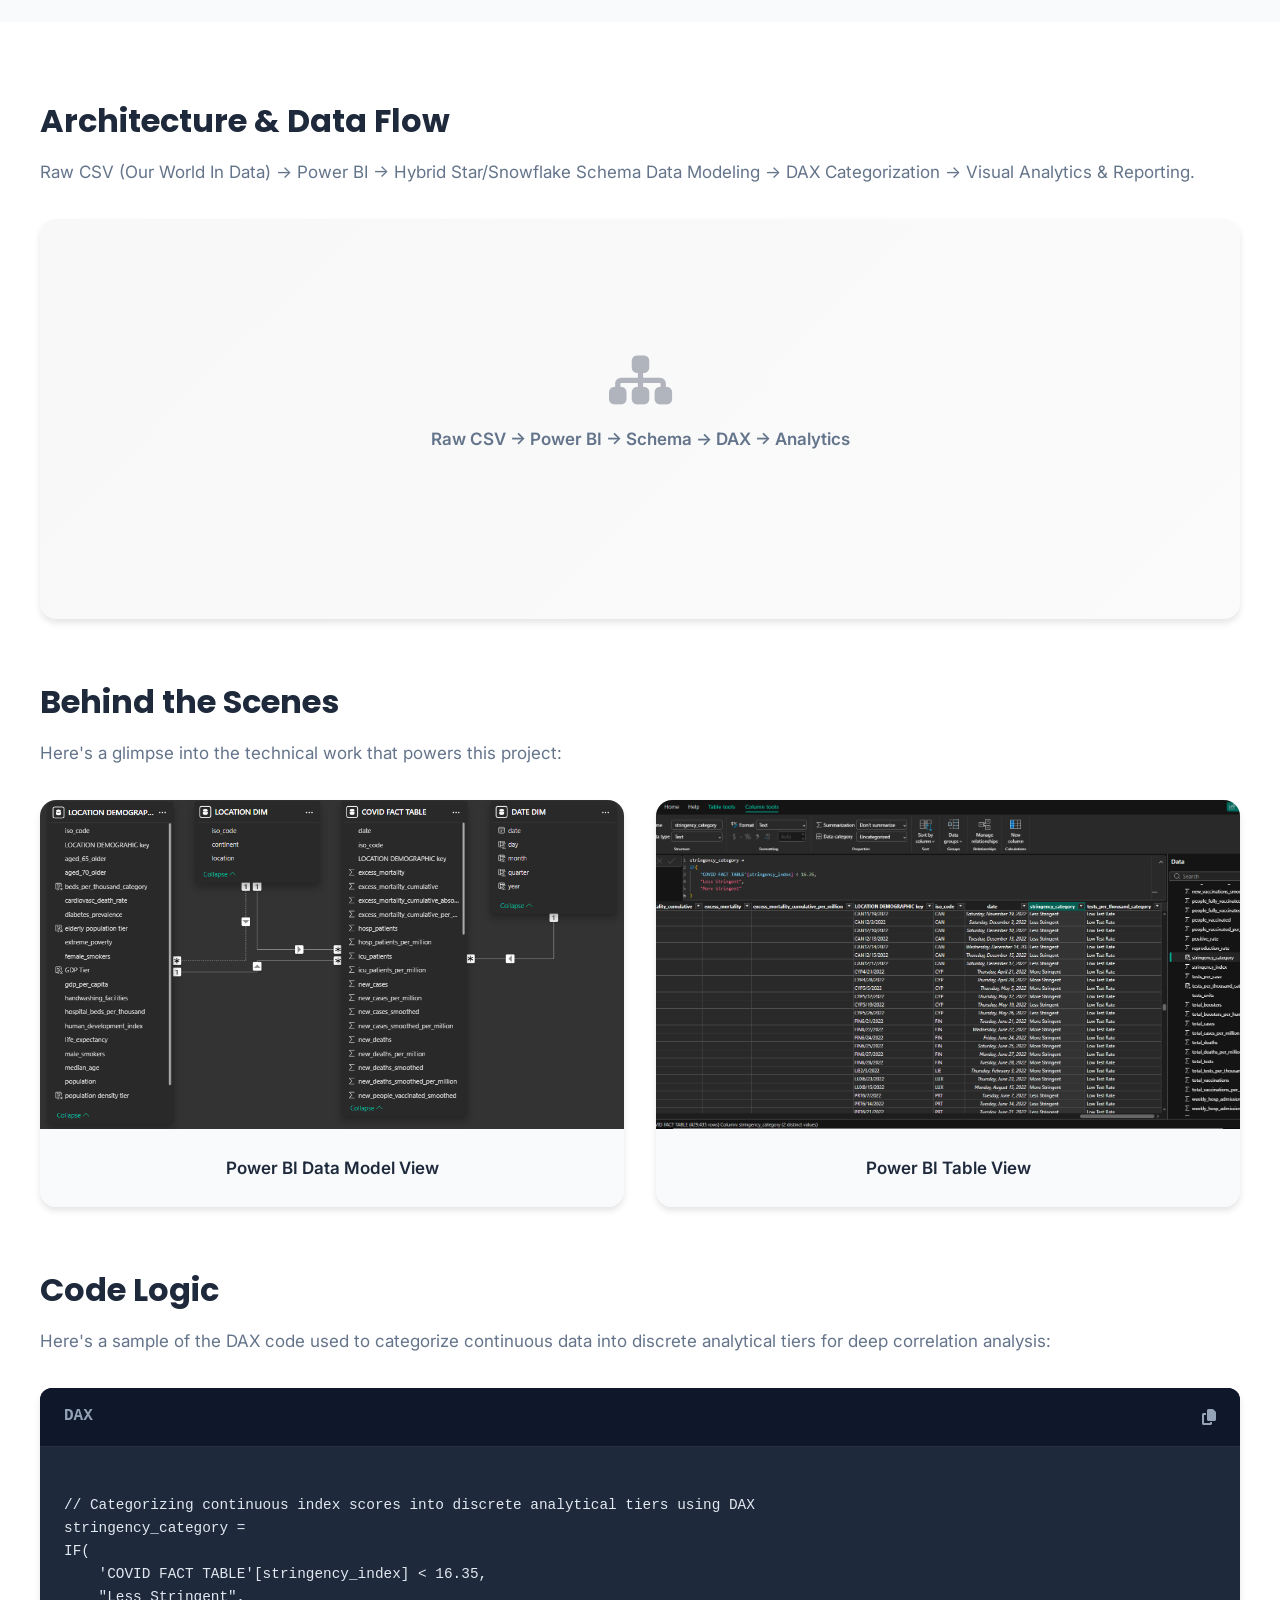
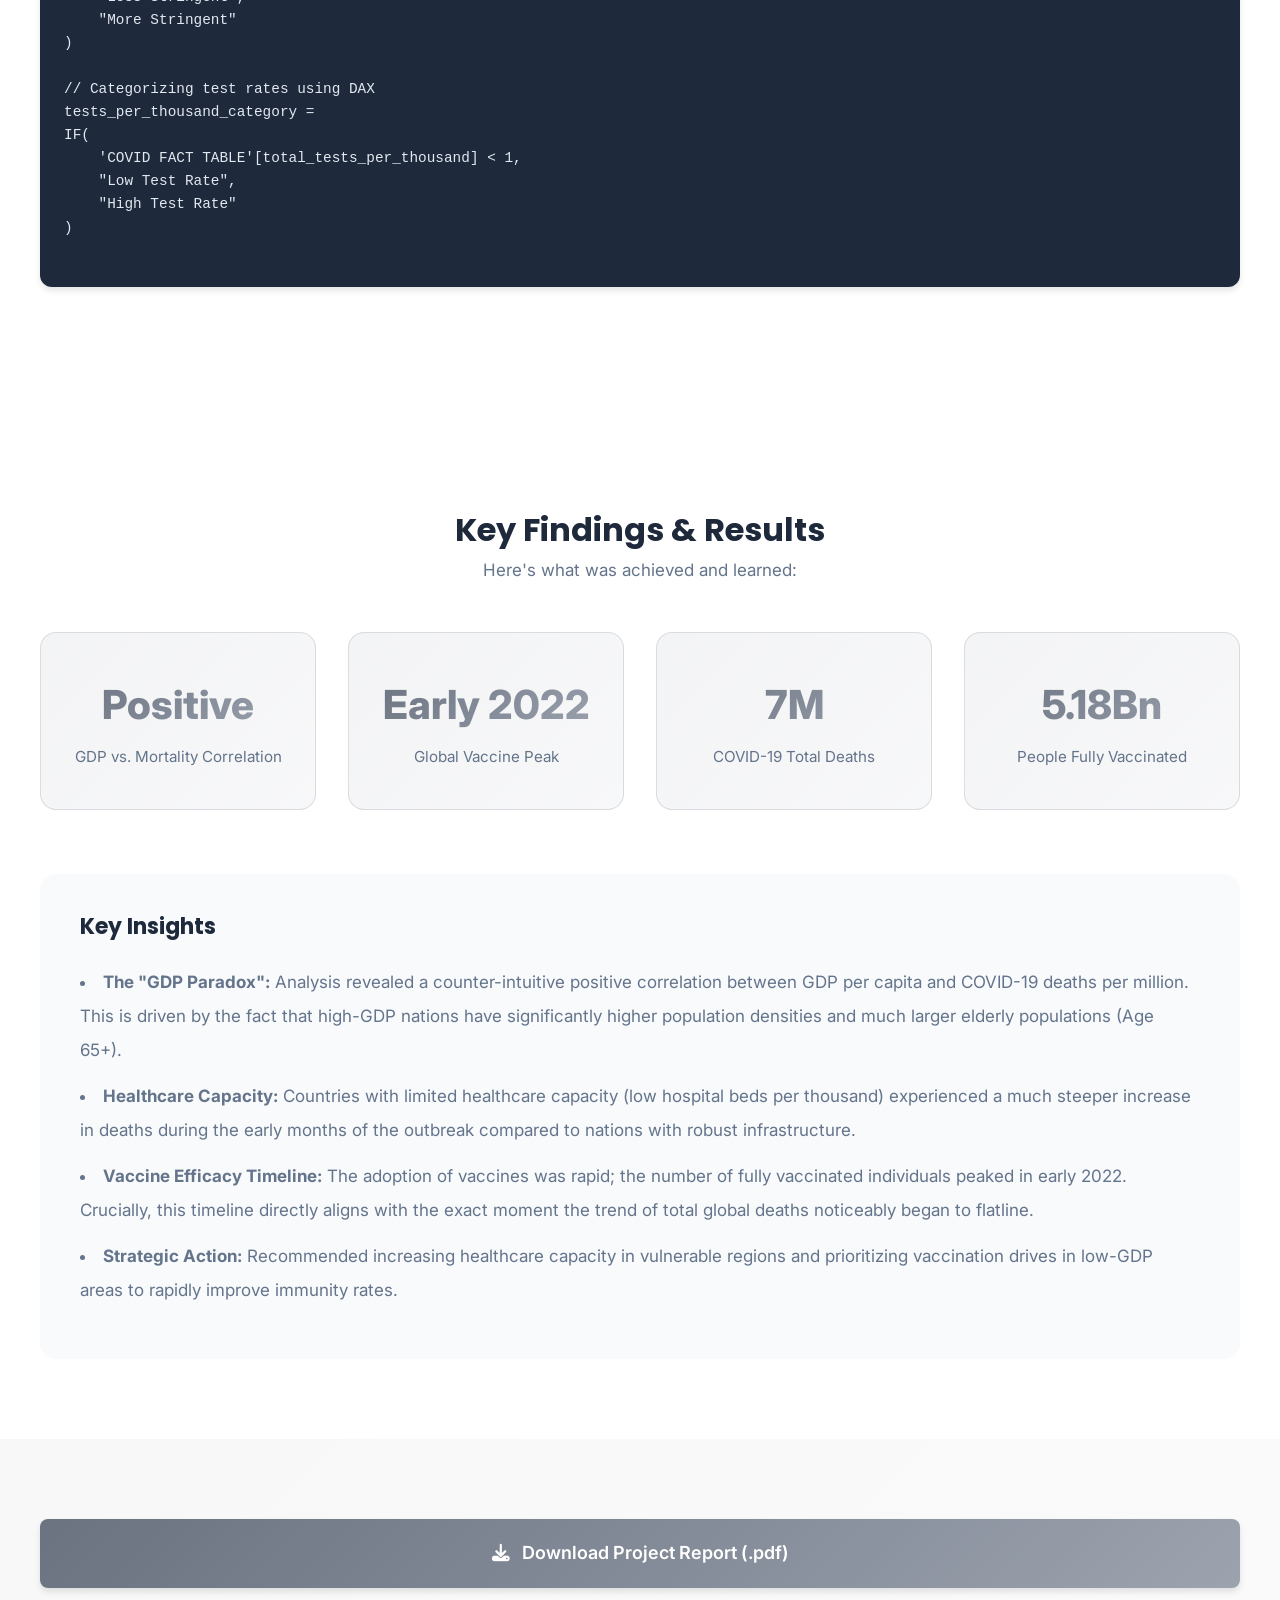
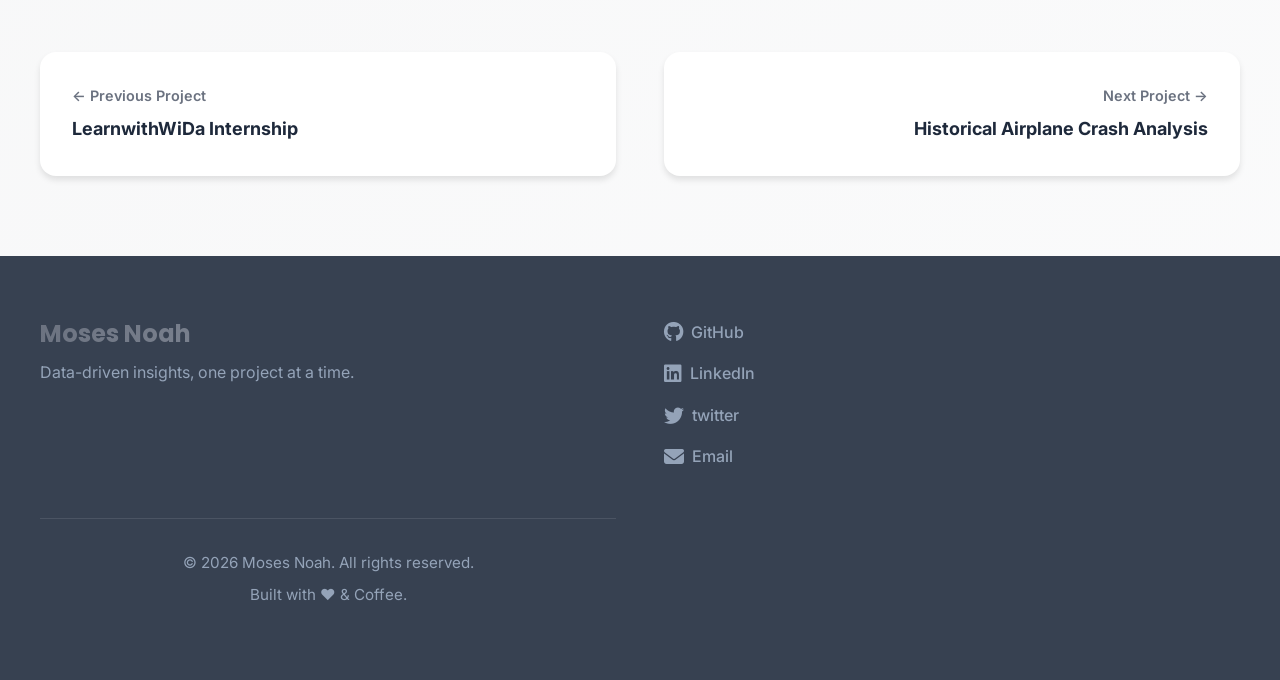
<file: projects/project-covid.html>
<!DOCTYPE html>
<html lang="en">
<head>
    <meta charset="UTF-8">
    <meta name="viewport" content="width=device-width, initial-scale=1.0">
    <title>COVID-19 Global Pandemic Analysis - Moses Noah Portfolio</title>
    <link rel="stylesheet" href="../style.css">
    <link rel="stylesheet" href="project-template.css">
    <link rel="preconnect" href="https://fonts.googleapis.com">
    <link rel="preconnect" href="https://fonts.gstatic.com" crossorigin>
    <link href="https://fonts.googleapis.com/css2?family=Poppins:wght@400;600;700;800&family=Inter:wght@300;400;500;600&display=swap" rel="stylesheet">
    <link rel="stylesheet" href="https://cdnjs.cloudflare.com/ajax/libs/font-awesome/6.4.0/css/all.min.css">
</head>
<body>
    <nav class="navbar">
        <div class="navbar-container">
            <div class="navbar-logo">
                <a href="../index.html">Moses Noah</a>
            </div>
            <div class="hamburger" id="hamburger">
                <span></span>
                <span></span>
                <span></span>
            </div>
            <ul class="nav-menu" id="navMenu">
                <li class="nav-item">
                    <a href="../index.html" class="nav-link">Home</a>
                </li>
                <li class="nav-item">
                    <a href="../portfolio.html" class="nav-link">Portfolio</a>
                </li>
                <li class="nav-item">
                    <a href="../resume.html" class="nav-link">Resume</a>
                </li>
                <li class="nav-item">
                    <a href="../index.html#contact" class="nav-link">Contact</a>
                </li>
            </ul>
        </div>
    </nav>

    <section class="project-hero">
        <div class="hero-content">
            <h1 class="project-title">COVID-19 Global Pandemic Analysis</h1>
            <p class="project-subtitle">Exploring the "GDP Paradox," healthcare capacity, and the impact of government stringency on pandemic mortality.</p>
            
            <div class="project-metadata">
                <span class="meta-item">
                    <i class="fas fa-calendar-alt"></i>
                    <span>October 2024</span>
                </span>
                <span class="meta-item">
                    <i class="fas fa-briefcase"></i>
                    <span>Data Analyst</span>
                </span>
                <span class="project-status">
                    <i class="fas fa-check-circle"></i>
                    Completed
                </span>
            </div>

            <div class="hero-cta">
                <a href="https://github.com/moses-noah/COVID-19-Analysis" target="_blank" rel="noopener noreferrer" class="btn btn-secondary">
                    <i class="fab fa-github"></i> View on GitHub
                </a>
            </div>
        </div>
    </section>

    <section class="project-setup">
        <div class="setup-container">
            <div class="setup-column">
                <h3>The Business Problem</h3>
                <p>
                    Understanding the spread and impact of COVID-19 requires looking beyond just case counts. Stakeholders and public health officials needed to know how external factors—such as a country's GDP, population density, available hospital beds, and government lockdown stringency—correlated with mortality and recovery rates.
                </p>
            </div>

            <div class="setup-column">
                <h3>The Solution</h3>
                <p>
                    Sourcing raw CSV data from Our World In Data, I executed an end-to-end analysis exclusively within Power BI. I built a complex hybrid Star/Snowflake schema data model, standardizing the data and engineering custom DAX measures. By categorizing continuous data into discrete analytical tiers (e.g., Stringency Category, Testing Rates), I enabled deep correlation analysis using scatter plots and trend lines.
                </p>
            </div>
        </div>

        <div class="tech-stack-badges">
            <span class="tech-badge">
                <i class="fas fa-chart-bar"></i> Power BI
            </span>
        </div>
    </section>

    <section class="project-showcase">
        <div class="showcase-container">
            <div class="carousel-wrapper">
                <div class="carousel-slide active">
                    <img src="../assets/images/covid-dashboard-1.png" alt="Cases and Deaths Trends" class="lightbox-trigger" onclick="openLightbox('lightbox-carousel-1')">
                </div>
                <div class="carousel-slide">
                    <img src="../assets/images/covid-dashboard-2.png" alt="Demographic Impacts" class="lightbox-trigger" onclick="openLightbox('lightbox-carousel-2')">
                </div>
                <div class="carousel-slide">
                    <img src="../assets/images/covid-dashboard-3.png" alt="Vaccination Trends" class="lightbox-trigger" onclick="openLightbox('lightbox-carousel-3')">
                </div>
                <div class="carousel-slide">
                    <img src="../assets/images/covid-dashboard-4.png" alt="Testing Outcomes" class="lightbox-trigger" onclick="openLightbox('lightbox-carousel-4')">
                </div>
                <div class="carousel-slide">
                    <img src="../assets/images/covid-dashboard-5.png" alt="Healthcare Capacity Analysis" class="lightbox-trigger" onclick="openLightbox('lightbox-carousel-5')">
                </div>

                <button class="carousel-nav carousel-prev">❮</button>
                <button class="carousel-nav carousel-next">❯</button>
            </div>

            <div class="carousel-indicators">
                <button class="carousel-dot active" onclick="updateCarousel(0)"></button>
                <button class="carousel-dot" onclick="updateCarousel(1)"></button>
                <button class="carousel-dot" onclick="updateCarousel(2)"></button>
                <button class="carousel-dot" onclick="updateCarousel(3)"></button>
                <button class="carousel-dot" onclick="updateCarousel(4)"></button>
            </div>

            <p class="showcase-caption">
                Power BI dashboards showing trends in cases and deaths, demographic impacts, vaccinations, and testing outcomes.
                <br><em style="color: var(--text-lighter); font-size: 0.9rem; display: block; margin-top: 0.5rem;">(Use arrow keys or buttons to navigate • Click any image to view full size)</em>
            </p>
        </div>
    </section>

    <!-- LIGHTBOX MODALS FOR CAROUSEL IMAGES -->
    <div class="lightbox" id="lightbox-carousel-1">
        <div class="lightbox-content">
            <span class="lightbox-close" onclick="closeLightbox('lightbox-carousel-1')">&times;</span>
            <img class="lightbox-image" src="../assets/images/covid-dashboard-1.png" alt="Cases and Deaths Trends">
        </div>
    </div>
    <div class="lightbox" id="lightbox-carousel-2">
        <div class="lightbox-content">
            <span class="lightbox-close" onclick="closeLightbox('lightbox-carousel-2')">&times;</span>
            <img class="lightbox-image" src="../assets/images/covid-dashboard-2.png" alt="Demographic Impacts">
        </div>
    </div>
    <div class="lightbox" id="lightbox-carousel-3">
        <div class="lightbox-content">
            <span class="lightbox-close" onclick="closeLightbox('lightbox-carousel-3')">&times;</span>
            <img class="lightbox-image" src="../assets/images/covid-dashboard-3.png" alt="Vaccination Trends">
        </div>
    </div>
    <div class="lightbox" id="lightbox-carousel-4">
        <div class="lightbox-content">
            <span class="lightbox-close" onclick="closeLightbox('lightbox-carousel-4')">&times;</span>
            <img class="lightbox-image" src="../assets/images/covid-dashboard-4.png" alt="Testing Outcomes">
        </div>
    </div>
    <div class="lightbox" id="lightbox-carousel-5">
        <div class="lightbox-content">
            <span class="lightbox-close" onclick="closeLightbox('lightbox-carousel-5')">&times;</span>
            <img class="lightbox-image" src="../assets/images/covid-dashboard-5.png" alt="Healthcare Capacity Analysis">
        </div>
    </div>

    <section class="project-journey">
        <div class="journey-container">
            <div class="journey-section">
                <h2>Architecture & Data Flow</h2>
                <p>
                    Raw CSV (Our World In Data) → Power BI → Hybrid Star/Snowflake Schema Data Modeling → DAX Categorization → Visual Analytics & Reporting.
                </p>
                <div class="architecture-diagram">
                    <div class="placeholder-media" style="height: 100%; border-radius: 0;">
                        <i class="fas fa-sitemap"></i>
                        <p>Raw CSV → Power BI → Schema → DAX → Analytics</p>
                    </div>
                </div>
            </div>

            <div class="journey-section">
                <h2>Behind the Scenes</h2>
                <p>Here's a glimpse into the technical work that powers this project:</p>
                <div class="behind-scenes-grid">
                    <div class="scene-card">
                        <img src="../assets/images/covid-data-model.PNG" alt="Power BI Data Model View" class="lightbox-trigger" onclick="openLightbox('lightbox-model')">
                        <p>Power BI Data Model View</p>
                    </div>
                    <div class="scene-card">
                        <img src="../assets/images/covid-table-view.PNG" alt="Power BI Table View" class="lightbox-trigger" onclick="openLightbox('lightbox-table')">
                        <p>Power BI Table View</p>
                    </div>
                </div>
            </div>

            <!-- LIGHTBOX MODALS FOR BEHIND SCENES -->
            <div class="lightbox" id="lightbox-model">
                <div class="lightbox-content">
                    <span class="lightbox-close" onclick="closeLightbox('lightbox-model')">&times;</span>
                    <img class="lightbox-image" src="../assets/images/covid-data-model.PNG" alt="Power BI Data Model View">
                </div>
            </div>
            <div class="lightbox" id="lightbox-table">
                <div class="lightbox-content">
                    <span class="lightbox-close" onclick="closeLightbox('lightbox-table')">&times;</span>
                    <img class="lightbox-image" src="../assets/images/covid-table-view.PNG" alt="Power BI Table View">
                </div>
            </div>

            <div class="journey-section">
                <h2>Code Logic</h2>
                <p>Here's a sample of the DAX code used to categorize continuous data into discrete analytical tiers for deep correlation analysis:</p>
                <div class="code-block">
                    <div class="code-header">
                        <span class="code-lang">DAX</span>
                        <i class="fas fa-copy code-copy"></i>
                    </div>
                    <pre><code>
// Categorizing continuous index scores into discrete analytical tiers using DAX
stringency_category = 
IF(
    'COVID FACT TABLE'[stringency_index] < 16.35, 
    "Less Stringent", 
    "More Stringent"
)

// Categorizing test rates using DAX
tests_per_thousand_category = 
IF(
    'COVID FACT TABLE'[total_tests_per_thousand] < 1,
    "Low Test Rate", 
    "High Test Rate"
)
                    </code></pre>
                </div>
            </div>
        </div>
    </section>

    <section class="project-resolution">
        <div class="resolution-container">
            <h2>Key Findings & Results</h2>
            <p>Here's what was achieved and learned:</p>

            <div class="insights-grid">
                <div class="insight-card">
                    <div class="insight-metric">Positive</div>
                    <p class="insight-description">GDP vs. Mortality Correlation</p>
                </div>

                <div class="insight-card">
                    <div class="insight-metric">Early 2022</div>
                    <p class="insight-description">Global Vaccine Peak</p>
                </div>

                <div class="insight-card">
                    <div class="insight-metric">7M</div>
                    <p class="insight-description">COVID-19 Total Deaths</p>
                </div>

                <div class="insight-card">
                    <div class="insight-metric">5.18Bn</div>
                    <p class="insight-description">People Fully Vaccinated</p>
                </div>
            </div>

            <div class="key-learnings">
                <h3>Key Insights</h3>
                <ul>
                    <li><strong>The "GDP Paradox":</strong> Analysis revealed a counter-intuitive positive correlation between GDP per capita and COVID-19 deaths per million. This is driven by the fact that high-GDP nations have significantly higher population densities and much larger elderly populations (Age 65+).</li>
                    <li><strong>Healthcare Capacity:</strong> Countries with limited healthcare capacity (low hospital beds per thousand) experienced a much steeper increase in deaths during the early months of the outbreak compared to nations with robust infrastructure.</li>
                    <li><strong>Vaccine Efficacy Timeline:</strong> The adoption of vaccines was rapid; the number of fully vaccinated individuals peaked in early 2022. Crucially, this timeline directly aligns with the exact moment the trend of total global deaths noticeably began to flatline.</li>
                    <li><strong>Strategic Action:</strong> Recommended increasing healthcare capacity in vulnerable regions and prioritizing vaccination drives in low-GDP areas to rapidly improve immunity rates.</li>
                </ul>
            </div>
        </div>
    </section>

    <section class="project-outro">
        <div class="outro-container">
            <div class="outro-download">
                <a href="../assets/downloads/COVID-19-Analysis-Report.pdf" download class="btn btn-primary btn-large">
                    <i class="fas fa-download"></i> Download Project Report (.pdf)
                </a>
            </div>

            <div class="project-navigation">
                <a href="project-wida.html" class="nav-project prev-project">
                    <span class="nav-label">← Previous Project</span>
                    <span class="nav-title">LearnwithWiDa Internship</span>
                </a>
                <a href="project-airplane.html" class="nav-project next-project">
                    <span class="nav-label">Next Project →</span>
                    <span class="nav-title">Historical Airplane Crash Analysis</span>
                </a>
            </div>
        </div>
    </section>

    <footer class="footer">
        <div class="footer-container">
            <div class="footer-content">
                <h3>Moses Noah</h3>
                <p>Data-driven insights, one project at a time.</p>
            </div>
            <div class="footer-social">
                <a href="https://github.com/moses-noah" target="_blank" rel="noopener noreferrer" class="social-link">
                    <i class="fab fa-github"></i> GitHub
                </a>
                <a href="https://linkedin.com/in/moses-noah" target="_blank" rel="noopener noreferrer" class="social-link">
                    <i class="fab fa-linkedin"></i> LinkedIn
                </a>
                <a href="https://x.com/real_mno" target="_blank" rel="noopener noreferrer" class="social-link">
                    <i class="fab fa-twitter"></i> twitter
                </a>
                <a href="mailto:mosesn540@gmail.com" class="social-link">
                    <i class="fas fa-envelope"></i> Email
                </a>
            </div>
            <div class="footer-bottom">
                <p>&copy; 2026 Moses Noah. All rights reserved.</p>
                <p>Built with <span class="heart">❤️</span> & Coffee.</p>
            </div>
        </div>
    </footer>

    <script src="../script.js"></script>
</body>
</html>
</file>
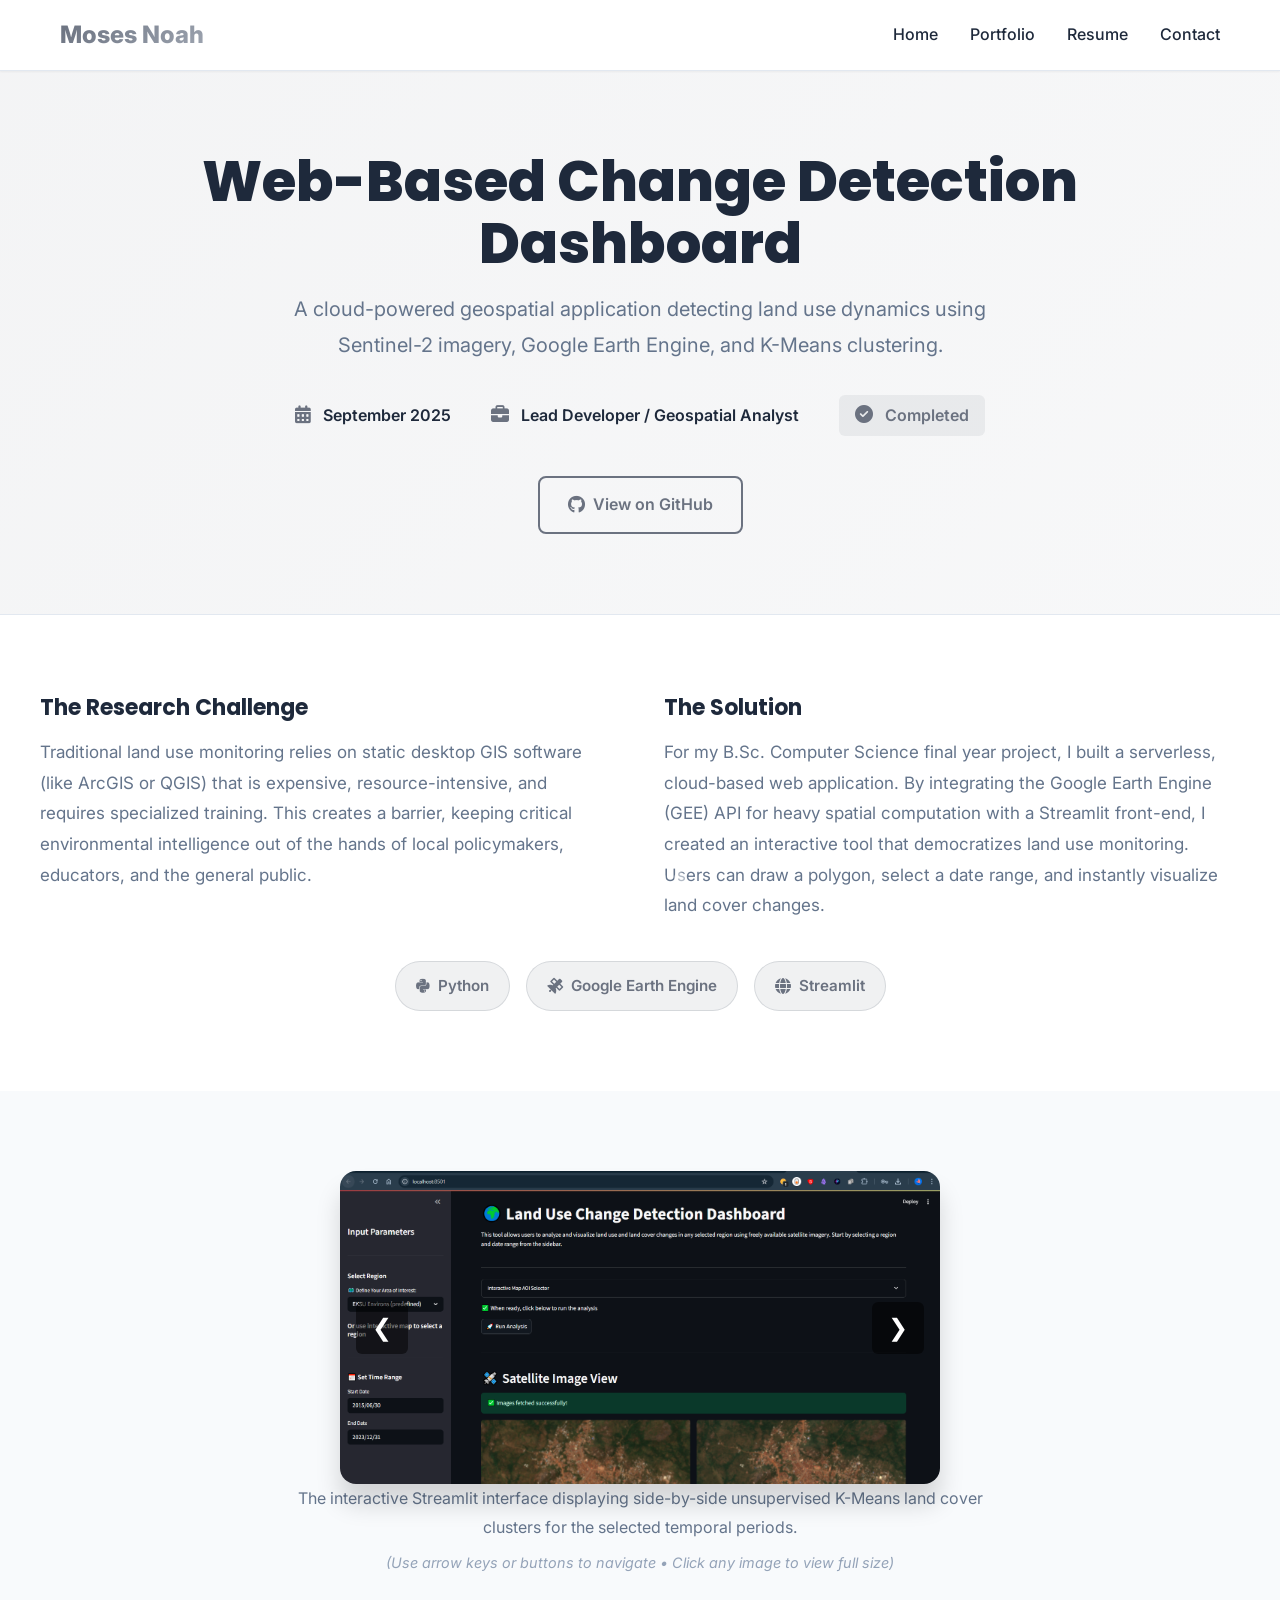
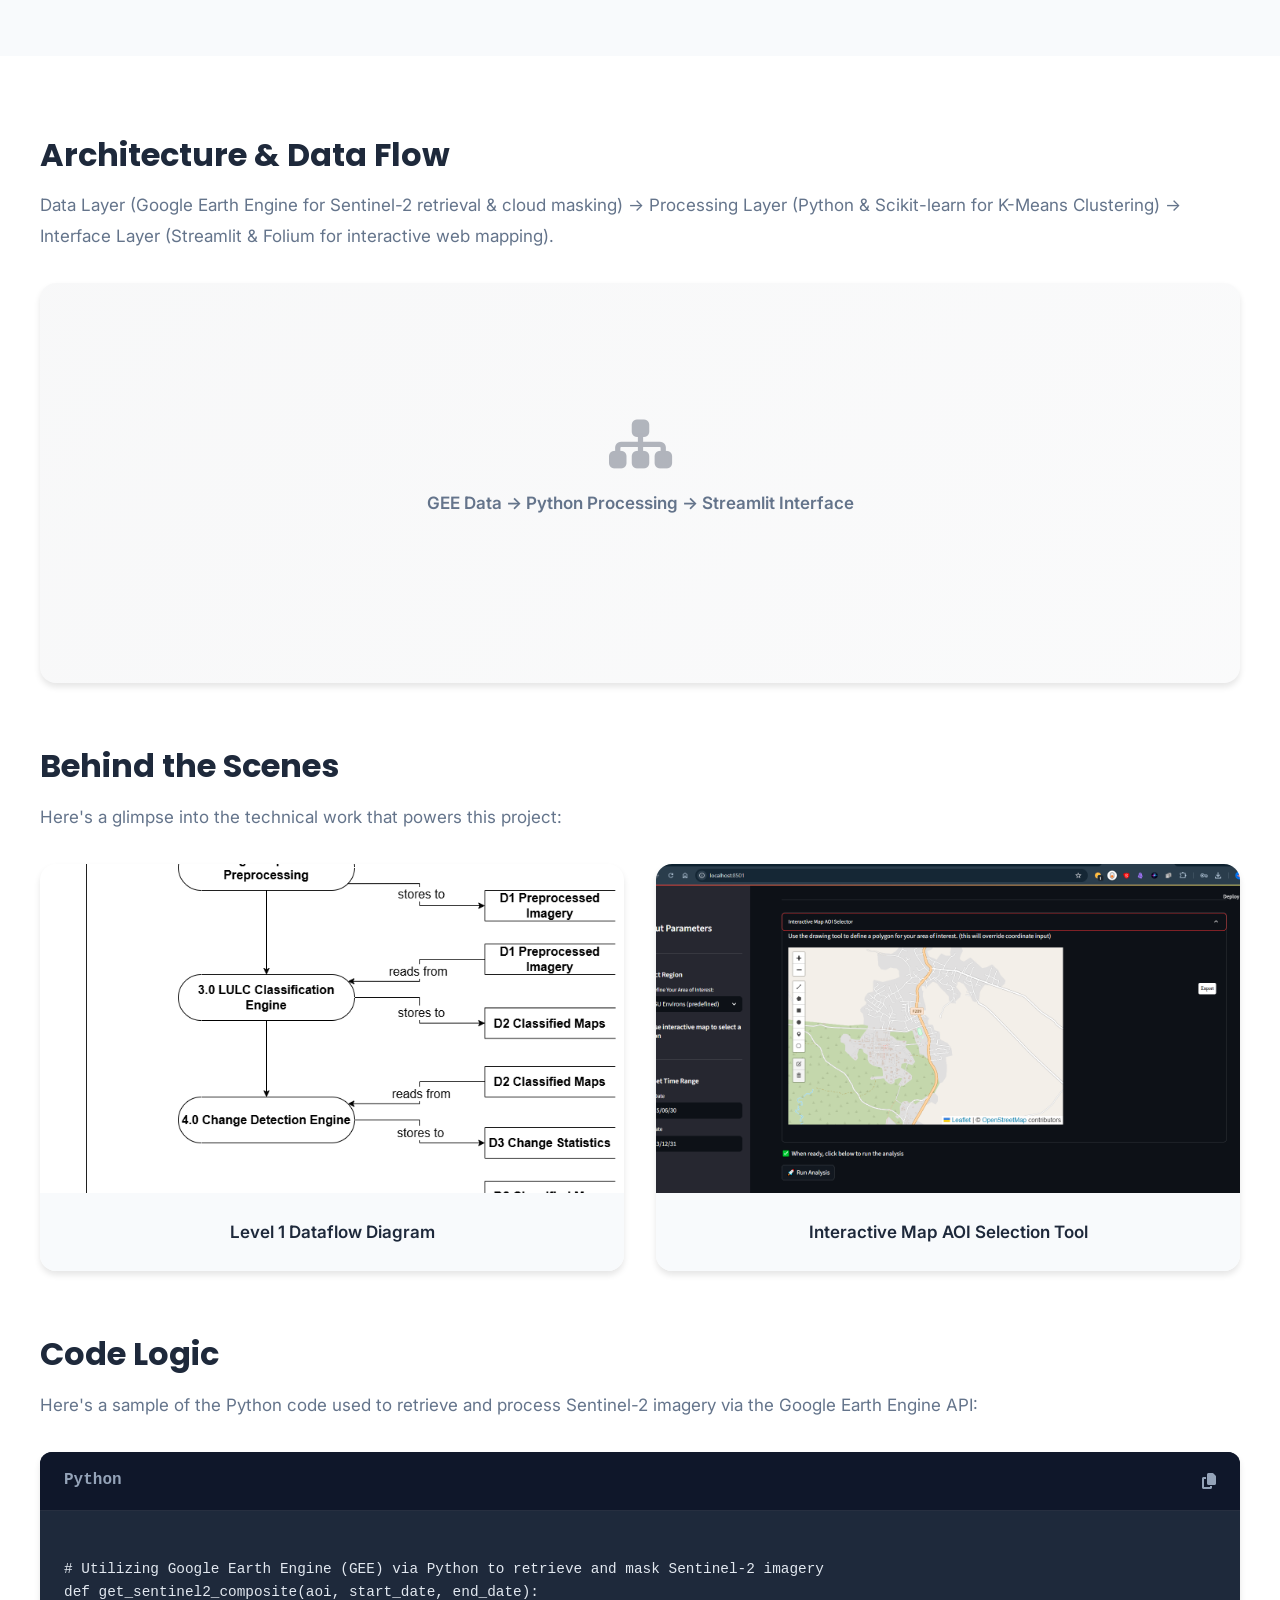
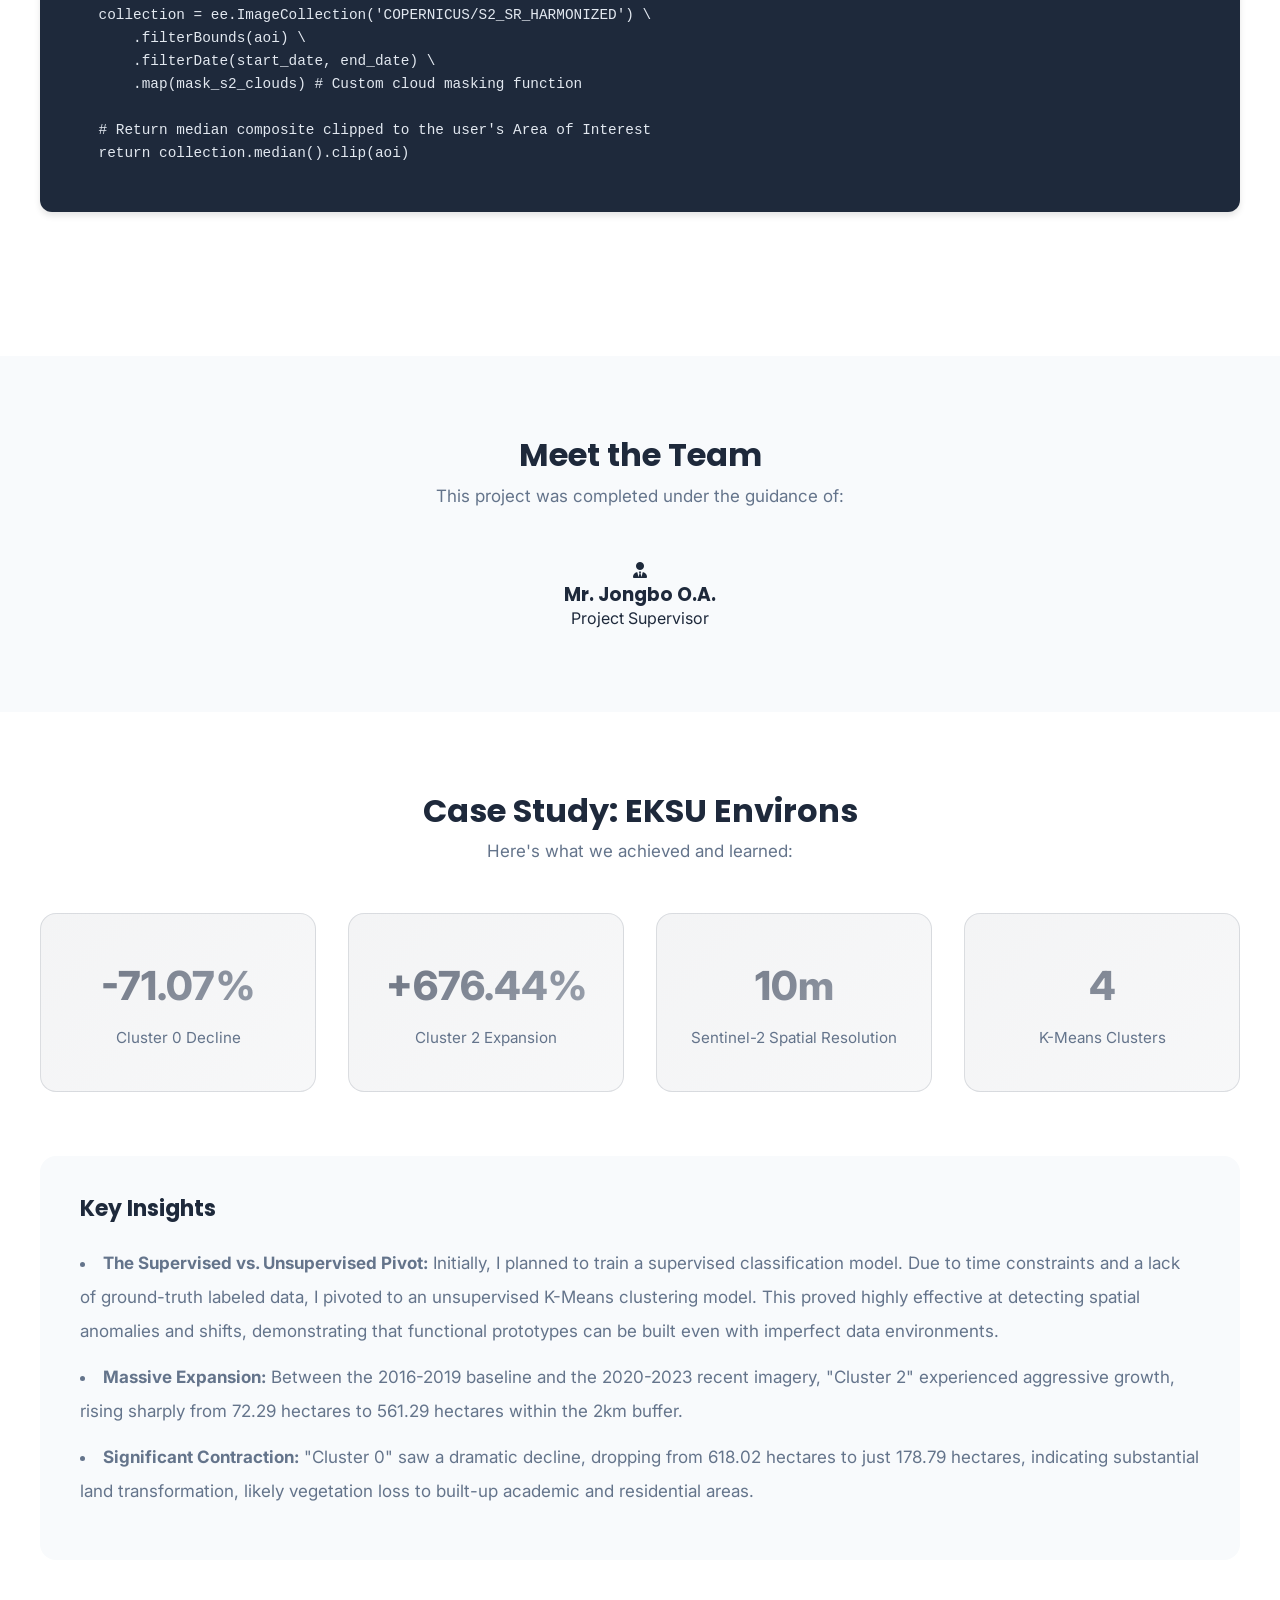
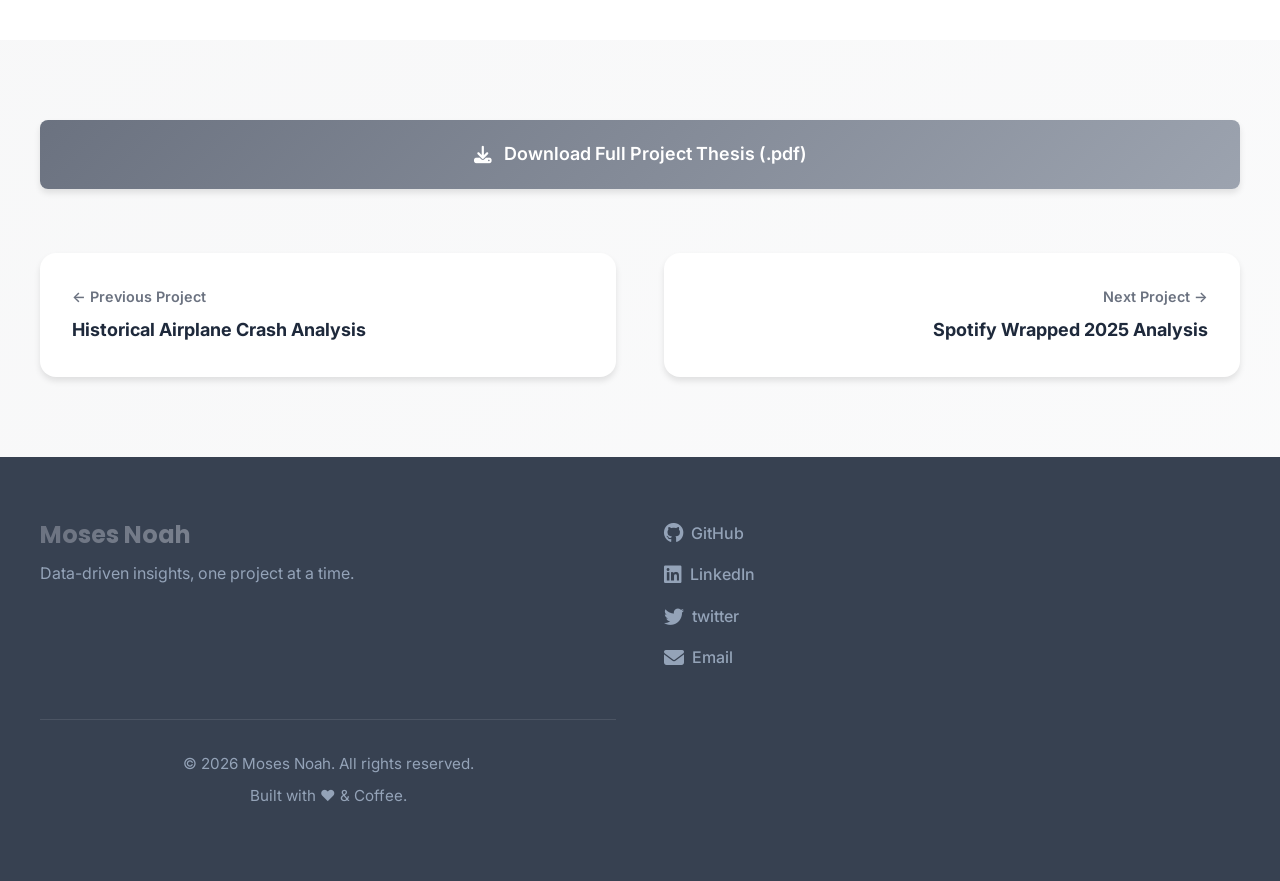
<file: projects/project-lulc.html>
<!DOCTYPE html>
<html lang="en">
<head>
    <meta charset="UTF-8">
    <meta name="viewport" content="width=device-width, initial-scale=1.0">
    <title>Web-Based Change Detection Dashboard - Moses Noah Portfolio</title>
    <link rel="stylesheet" href="../style.css">
    <link rel="stylesheet" href="project-template.css">
    <link rel="preconnect" href="https://fonts.googleapis.com">
    <link rel="preconnect" href="https://fonts.gstatic.com" crossorigin>
    <link href="https://fonts.googleapis.com/css2?family=Poppins:wght@400;600;700;800&family=Inter:wght@300;400;500;600&display=swap" rel="stylesheet">
    <link rel="stylesheet" href="https://cdnjs.cloudflare.com/ajax/libs/font-awesome/6.4.0/css/all.min.css">
</head>
<body>
    <nav class="navbar">
        <div class="navbar-container">
            <div class="navbar-logo">
                <a href="../index.html">Moses Noah</a>
            </div>
            <div class="hamburger" id="hamburger">
                <span></span>
                <span></span>
                <span></span>
            </div>
            <ul class="nav-menu" id="navMenu">
                <li class="nav-item">
                    <a href="../index.html" class="nav-link">Home</a>
                </li>
                <li class="nav-item">
                    <a href="../portfolio.html" class="nav-link">Portfolio</a>
                </li>
                <li class="nav-item">
                    <a href="../resume.html" class="nav-link">Resume</a>
                </li>
                <li class="nav-item">
                    <a href="../index.html#contact" class="nav-link">Contact</a>
                </li>
            </ul>
        </div>
    </nav>

    <section class="project-hero">
        <div class="hero-content">
            <h1 class="project-title">Web-Based Change Detection Dashboard</h1>
            <p class="project-subtitle">A cloud-powered geospatial application detecting land use dynamics using Sentinel-2 imagery, Google Earth Engine, and K-Means clustering.</p>
            
            <div class="project-metadata">
                <span class="meta-item">
                    <i class="fas fa-calendar-alt"></i>
                    <span>September 2025</span>
                </span>
                <span class="meta-item">
                    <i class="fas fa-briefcase"></i>
                    <span>Lead Developer / Geospatial Analyst</span>
                </span>
                <span class="project-status">
                    <i class="fas fa-check-circle"></i>
                    Completed
                </span>
            </div>

            <div class="hero-cta">
                <a href="https://github.com/moses-noah/Final-Year-Project-lulc-dashboard-" target="_blank" rel="noopener noreferrer" class="btn btn-secondary">
                    <i class="fab fa-github"></i> View on GitHub
                </a>
            </div>
        </div>
    </section>

    <section class="project-setup">
        <div class="setup-container">
            <div class="setup-column">
                <h3>The Research Challenge</h3>
                <p>
                    Traditional land use monitoring relies on static desktop GIS software (like ArcGIS or QGIS) that is expensive, resource-intensive, and requires specialized training. This creates a barrier, keeping critical environmental intelligence out of the hands of local policymakers, educators, and the general public.
                </p>
            </div>

            <div class="setup-column">
                <h3>The Solution</h3>
                <p>
                    For my B.Sc. Computer Science final year project, I built a serverless, cloud-based web application. By integrating the Google Earth Engine (GEE) API for heavy spatial computation with a Streamlit front-end, I created an interactive tool that democratizes land use monitoring. Users can draw a polygon, select a date range, and instantly visualize land cover changes.
                </p>
            </div>
        </div>

        <div class="tech-stack-badges">
            <span class="tech-badge">
                <i class="fab fa-python"></i> Python
            </span>
            <span class="tech-badge">
                <i class="fas fa-satellite"></i> Google Earth Engine
            </span>
            <span class="tech-badge">
                <i class="fas fa-globe"></i> Streamlit
            </span>
        </div>
    </section>

    <section class="project-showcase">
        <div class="showcase-container">
            <div class="carousel-wrapper">
                <div class="carousel-slide active">
                    <img src="../assets/images/lulc-dashboard-1.PNG" alt="Dashboard Overview" class="lightbox-trigger" onclick="openLightbox('lightbox-carousel-1')">
                </div>
                <div class="carousel-slide">
                    <img src="../assets/images/lulc-dashboard-2.PNG" alt="Land Cover Classification View 1" class="lightbox-trigger" onclick="openLightbox('lightbox-carousel-2')">
                </div>
                <div class="carousel-slide">
                    <img src="../assets/images/lulc-dashboard-3.PNG" alt="Land Cover Classification View 2" class="lightbox-trigger" onclick="openLightbox('lightbox-carousel-3')">
                </div>
                <div class="carousel-slide">
                    <img src="../assets/images/lulc-dashboard-4.PNG" alt="Change Detection Analysis" class="lightbox-trigger" onclick="openLightbox('lightbox-carousel-4')">
                </div>
                <div class="carousel-slide">
                    <img src="../assets/images/lulc-dashboard-5.PNG" alt="Statistical Report" class="lightbox-trigger" onclick="openLightbox('lightbox-carousel-5')">
                </div>

                <button class="carousel-nav carousel-prev">❮</button>
                <button class="carousel-nav carousel-next">❯</button>
            </div>

            <div class="carousel-indicators">
                <button class="carousel-dot active" onclick="updateCarousel(0)"></button>
                <button class="carousel-dot" onclick="updateCarousel(1)"></button>
                <button class="carousel-dot" onclick="updateCarousel(2)"></button>
                <button class="carousel-dot" onclick="updateCarousel(3)"></button>
                <button class="carousel-dot" onclick="updateCarousel(4)"></button>
            </div>

            <p class="showcase-caption">
                The interactive Streamlit interface displaying side-by-side unsupervised K-Means land cover clusters for the selected temporal periods.
                <br><em style="color: var(--text-lighter); font-size: 0.9rem; display: block; margin-top: 0.5rem;">(Use arrow keys or buttons to navigate • Click any image to view full size)</em>
            </p>
        </div>
    </section>

    <!-- LIGHTBOX MODALS FOR CAROUSEL IMAGES -->
    <div class="lightbox" id="lightbox-carousel-1">
        <div class="lightbox-content">
            <span class="lightbox-close" onclick="closeLightbox('lightbox-carousel-1')">&times;</span>
            <img class="lightbox-image" src="../assets/images/lulc-dashboard-1.PNG" alt="Dashboard Overview">
        </div>
    </div>
    <div class="lightbox" id="lightbox-carousel-2">
        <div class="lightbox-content">
            <span class="lightbox-close" onclick="closeLightbox('lightbox-carousel-2')">&times;</span>
            <img class="lightbox-image" src="../assets/images/lulc-dashboard-2.PNG" alt="Land Cover Classification View 1">
        </div>
    </div>
    <div class="lightbox" id="lightbox-carousel-3">
        <div class="lightbox-content">
            <span class="lightbox-close" onclick="closeLightbox('lightbox-carousel-3')">&times;</span>
            <img class="lightbox-image" src="../assets/images/lulc-dashboard-3.PNG" alt="Land Cover Classification View 2">
        </div>
    </div>
    <div class="lightbox" id="lightbox-carousel-4">
        <div class="lightbox-content">
            <span class="lightbox-close" onclick="closeLightbox('lightbox-carousel-4')">&times;</span>
            <img class="lightbox-image" src="../assets/images/lulc-dashboard-4.PNG" alt="Change Detection Analysis">
        </div>
    </div>
    <div class="lightbox" id="lightbox-carousel-5">
        <div class="lightbox-content">
            <span class="lightbox-close" onclick="closeLightbox('lightbox-carousel-5')">&times;</span>
            <img class="lightbox-image" src="../assets/images/lulc-dashboard-5.PNG" alt="Statistical Report">
        </div>
    </div>

    <section class="project-journey">
        <div class="journey-container">
            <div class="journey-section">
                <h2>Architecture & Data Flow</h2>
                <p>
                    Data Layer (Google Earth Engine for Sentinel-2 retrieval & cloud masking) → Processing Layer (Python & Scikit-learn for K-Means Clustering) → Interface Layer (Streamlit & Folium for interactive web mapping).
                </p>
                <div class="architecture-diagram">
                    <div class="placeholder-media" style="height: 100%; border-radius: 0;">
                        <i class="fas fa-sitemap"></i>
                        <p>GEE Data → Python Processing → Streamlit Interface</p>
                    </div>
                </div>
            </div>

            <div class="journey-section">
                <h2>Behind the Scenes</h2>
                <p>Here's a glimpse into the technical work that powers this project:</p>
                <div class="behind-scenes-grid">
                    <div class="scene-card">
                        <img src="../assets/images/lulc-lvl-1-DFD.png" alt="Level 1 Dataflow Diagram" class="lightbox-trigger" onclick="openLightbox('lightbox-dfd')">
                        <p>Level 1 Dataflow Diagram</p>
                    </div>
                    <div class="scene-card">
                        <img src="../assets/images/lulc-AOI-map.PNG" alt="Interactive Map AOI Selection Tool" class="lightbox-trigger" onclick="openLightbox('lightbox-aoi')">
                        <p>Interactive Map AOI Selection Tool</p>
                    </div>
                </div>
            </div>

            <!-- LIGHTBOX MODALS FOR BEHIND SCENES -->
            <div class="lightbox" id="lightbox-dfd">
                <div class="lightbox-content">
                    <span class="lightbox-close" onclick="closeLightbox('lightbox-dfd')">&times;</span>
                    <img class="lightbox-image" src="../assets/images/lulc-lvl-1-DFD.png" alt="Level 1 Dataflow Diagram">
                </div>
            </div>
            <div class="lightbox" id="lightbox-aoi">
                <div class="lightbox-content">
                    <span class="lightbox-close" onclick="closeLightbox('lightbox-aoi')">&times;</span>
                    <img class="lightbox-image" src="../assets/images/lulc-AOI-map.PNG" alt="Interactive Map AOI Selection Tool">
                </div>
            </div>

            <div class="journey-section">
                <h2>Code Logic</h2>
                <p>Here's a sample of the Python code used to retrieve and process Sentinel-2 imagery via the Google Earth Engine API:</p>
                <div class="code-block">
                    <div class="code-header">
                        <span class="code-lang">Python</span>
                        <i class="fas fa-copy code-copy"></i>
                    </div>
                    <pre><code>
# Utilizing Google Earth Engine (GEE) via Python to retrieve and mask Sentinel-2 imagery
def get_sentinel2_composite(aoi, start_date, end_date):
    collection = ee.ImageCollection('COPERNICUS/S2_SR_HARMONIZED') \
        .filterBounds(aoi) \
        .filterDate(start_date, end_date) \
        .map(mask_s2_clouds) # Custom cloud masking function
    
    # Return median composite clipped to the user's Area of Interest
    return collection.median().clip(aoi)
                    </code></pre>
                </div>
            </div>
        </div>
    </section>

    <section class="project-crew">
        <div class="crew-container">
            <h2>Meet the Team</h2>
            <p>This project was completed under the guidance of:</p>
            <div class="crew-grid">
                <div class="crew-card">
                    <div class="crew-avatar">
                        <i class="fas fa-user-tie"></i>
                    </div>
                    <h3>Mr. Jongbo O.A.</h3>
                    <p class="crew-role">Project Supervisor</p>
                </div>
            </div>
        </div>
    </section>

    <section class="project-resolution">
        <div class="resolution-container">
            <h2>Case Study: EKSU Environs</h2>
            <p>Here's what we achieved and learned:</p>

            <div class="insights-grid">
                <div class="insight-card">
                    <div class="insight-metric">-71.07%</div>
                    <p class="insight-description">Cluster 0 Decline</p>
                </div>

                <div class="insight-card">
                    <div class="insight-metric">+676.44%</div>
                    <p class="insight-description">Cluster 2 Expansion</p>
                </div>

                <div class="insight-card">
                    <div class="insight-metric">10m</div>
                    <p class="insight-description">Sentinel-2 Spatial Resolution</p>
                </div>

                <div class="insight-card">
                    <div class="insight-metric">4</div>
                    <p class="insight-description">K-Means Clusters</p>
                </div>
            </div>

            <div class="key-learnings">
                <h3>Key Insights</h3>
                <ul>
                    <li><strong>The Supervised vs. Unsupervised Pivot:</strong> Initially, I planned to train a supervised classification model. Due to time constraints and a lack of ground-truth labeled data, I pivoted to an unsupervised K-Means clustering model. This proved highly effective at detecting spatial anomalies and shifts, demonstrating that functional prototypes can be built even with imperfect data environments.</li>
                    <li><strong>Massive Expansion:</strong> Between the 2016-2019 baseline and the 2020-2023 recent imagery, "Cluster 2" experienced aggressive growth, rising sharply from 72.29 hectares to 561.29 hectares within the 2km buffer.</li>
                    <li><strong>Significant Contraction:</strong> "Cluster 0" saw a dramatic decline, dropping from 618.02 hectares to just 178.79 hectares, indicating substantial land transformation, likely vegetation loss to built-up academic and residential areas.</li>
                </ul>
            </div>
        </div>
    </section>

    <section class="project-outro">
        <div class="outro-container">
            <div class="outro-download">
                <a href="../assets/downloads/Final-Project-(Moses Noah Adewale).pdf" download class="btn btn-primary btn-large">
                    <i class="fas fa-download"></i> Download Full Project Thesis (.pdf)
                </a>
            </div>

            <div class="project-navigation">
                <a href="project-airplane.html" class="nav-project prev-project">
                    <span class="nav-label">← Previous Project</span>
                    <span class="nav-title">Historical Airplane Crash Analysis</span>
                </a>
                <a href="project-spotify.html" class="nav-project next-project">
                    <span class="nav-label">Next Project →</span>
                    <span class="nav-title">Spotify Wrapped 2025 Analysis</span>
                </a>
            </div>
        </div>
    </section>

    <footer class="footer">
        <div class="footer-container">
            <div class="footer-content">
                <h3>Moses Noah</h3>
                <p>Data-driven insights, one project at a time.</p>
            </div>
            <div class="footer-social">
                <a href="https://github.com/moses-noah" target="_blank" rel="noopener noreferrer" class="social-link">
                    <i class="fab fa-github"></i> GitHub
                </a>
                <a href="https://linkedin.com/in/moses-noah" target="_blank" rel="noopener noreferrer" class="social-link">
                    <i class="fab fa-linkedin"></i> LinkedIn
                </a>
                <a href="https://x.com/real_mno" target="_blank" rel="noopener noreferrer" class="social-link">
                    <i class="fab fa-twitter"></i> twitter
                </a>
                <a href="mailto:mosesn540@gmail.com" class="social-link">
                    <i class="fas fa-envelope"></i> Email
                </a>
            </div>
            <div class="footer-bottom">
                <p>&copy; 2026 Moses Noah. All rights reserved.</p>
                <p>Built with <span class="heart">❤️</span> & Coffee.</p>
            </div>
        </div>
    </footer>

    <script src="../script.js"></script>
</body>
</html>
</file>
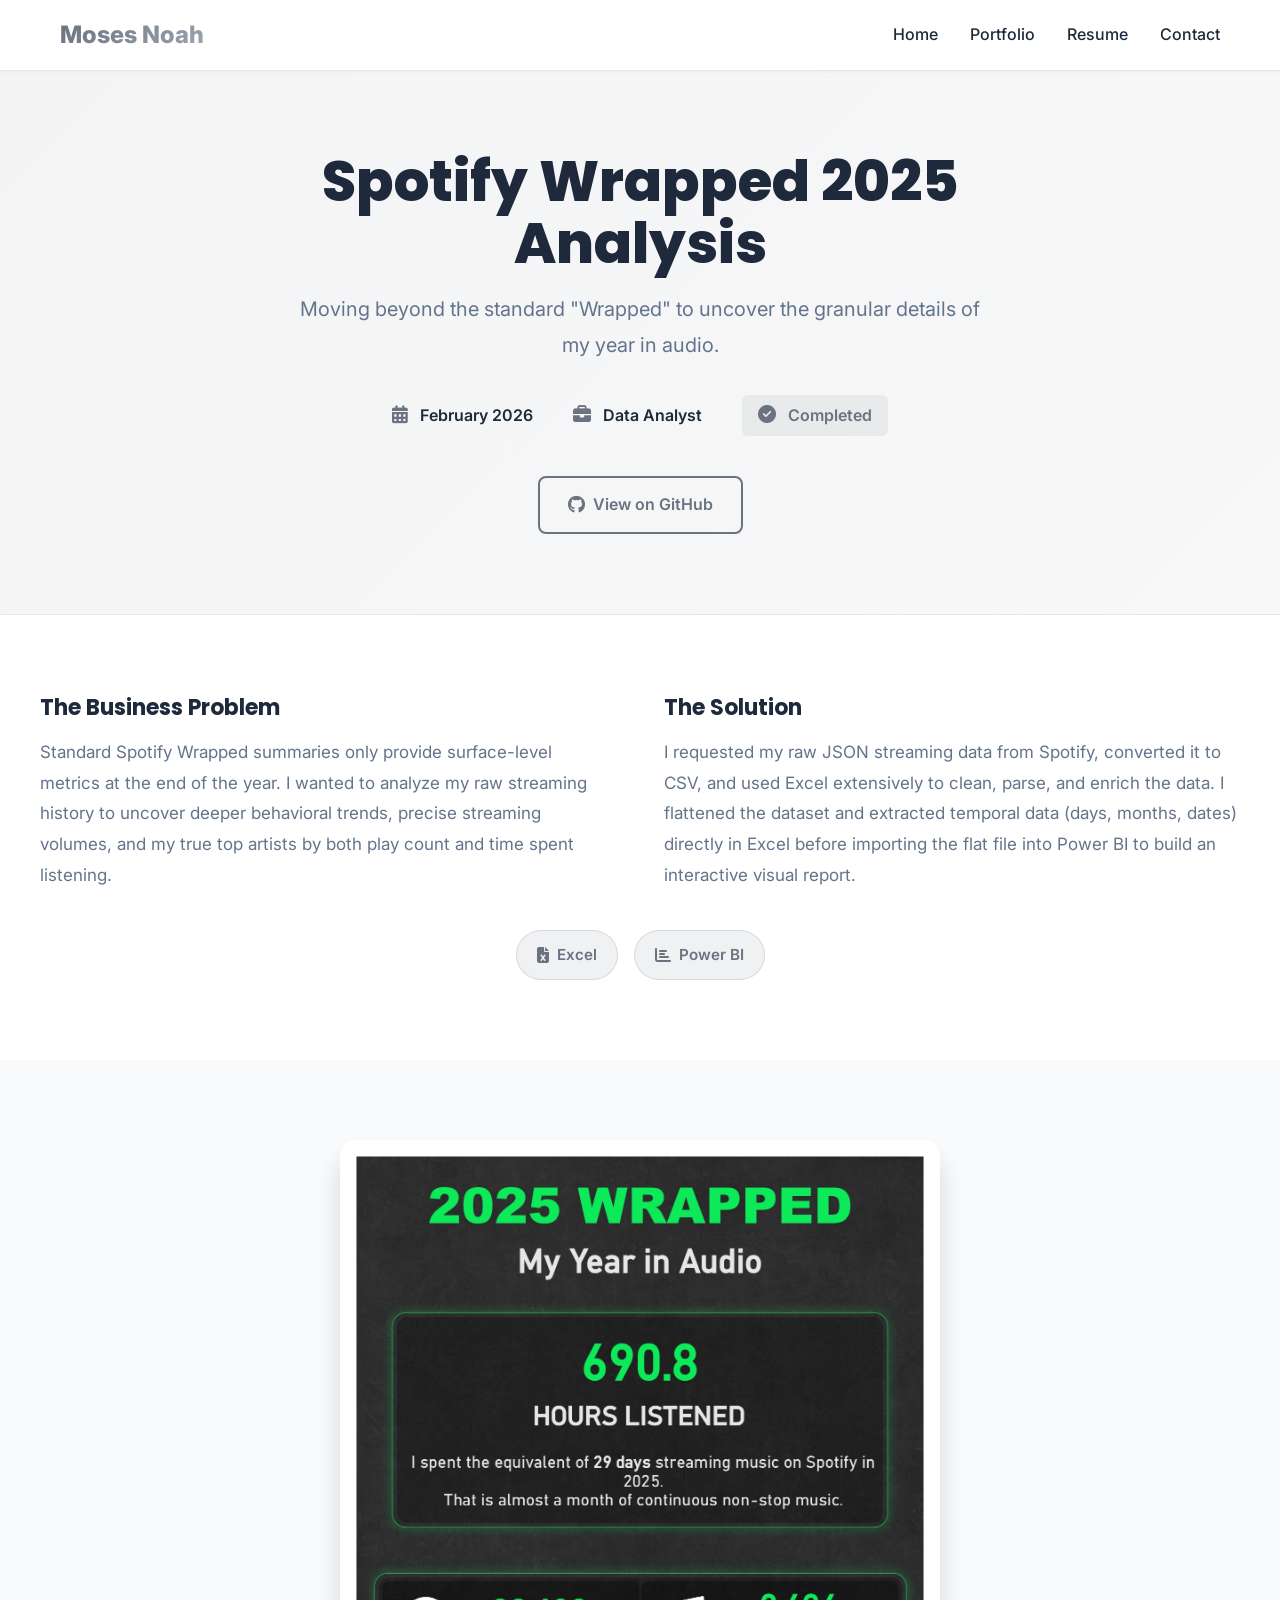
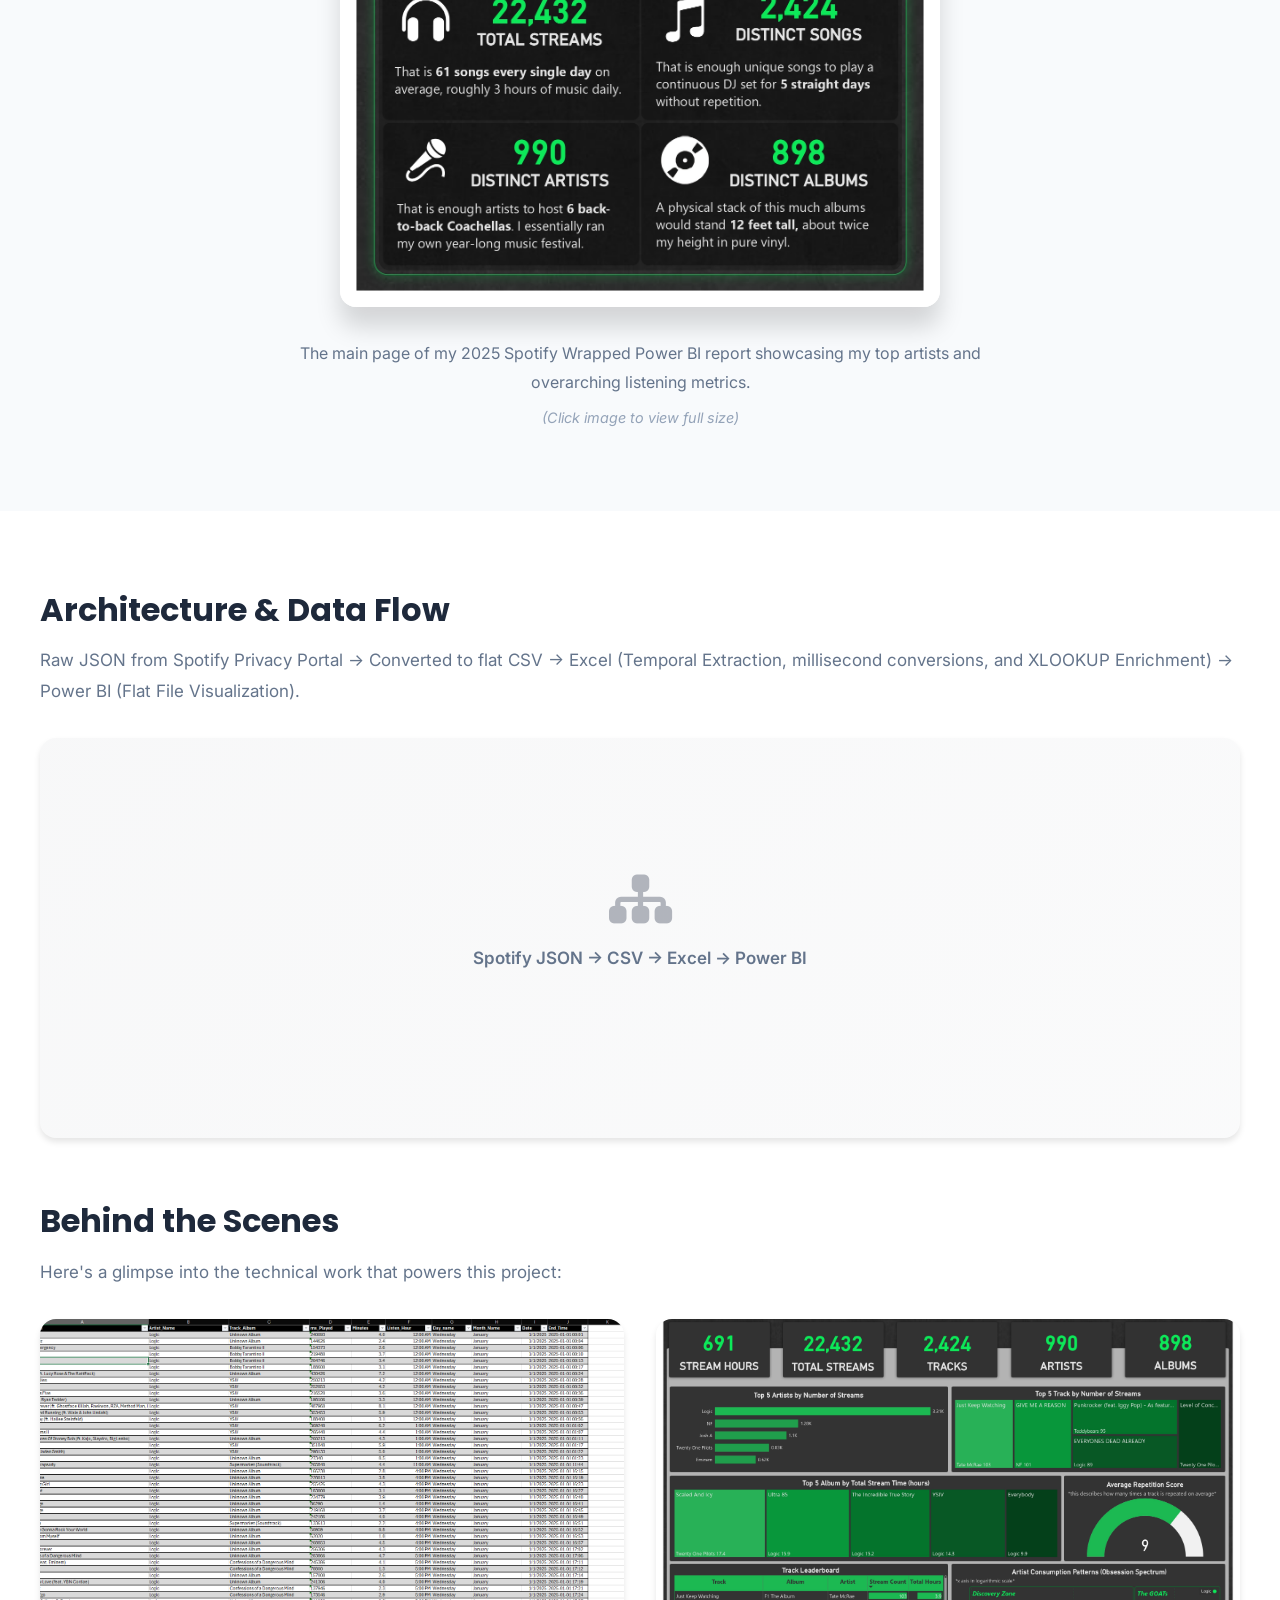
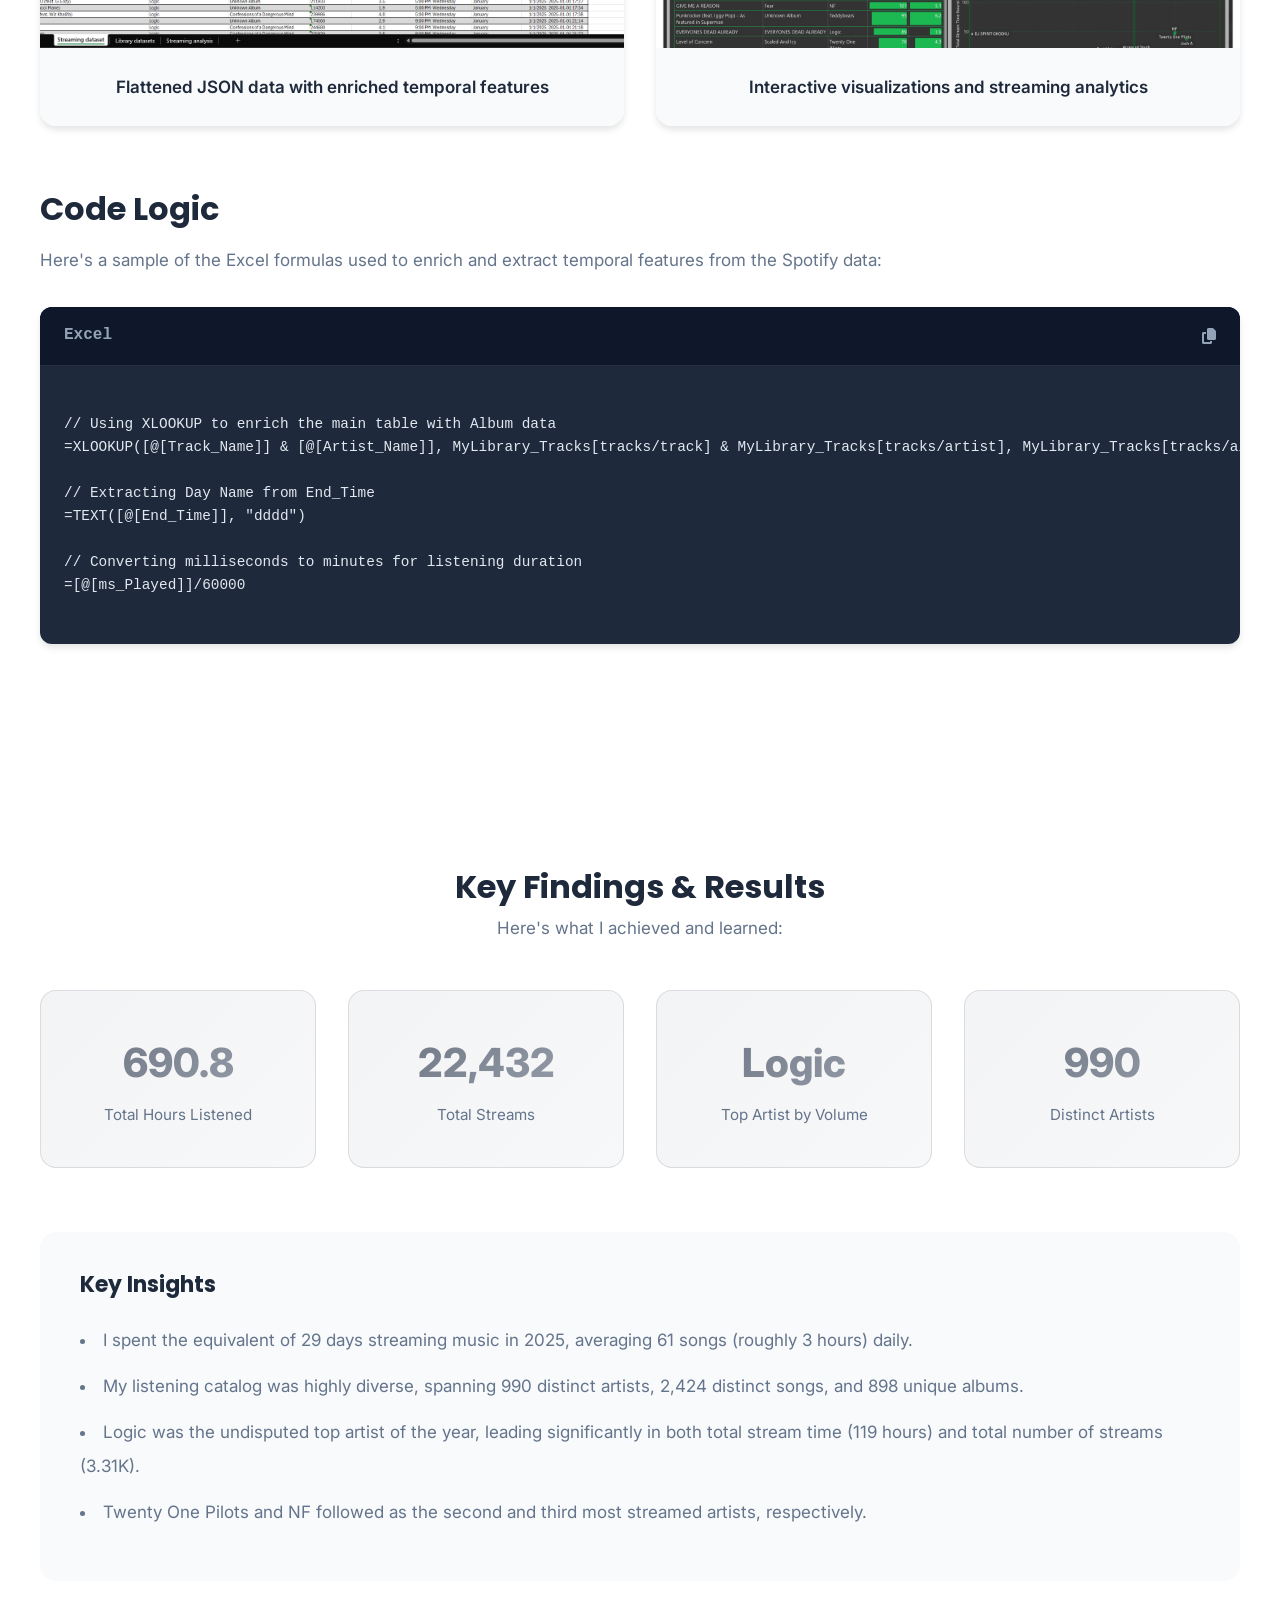
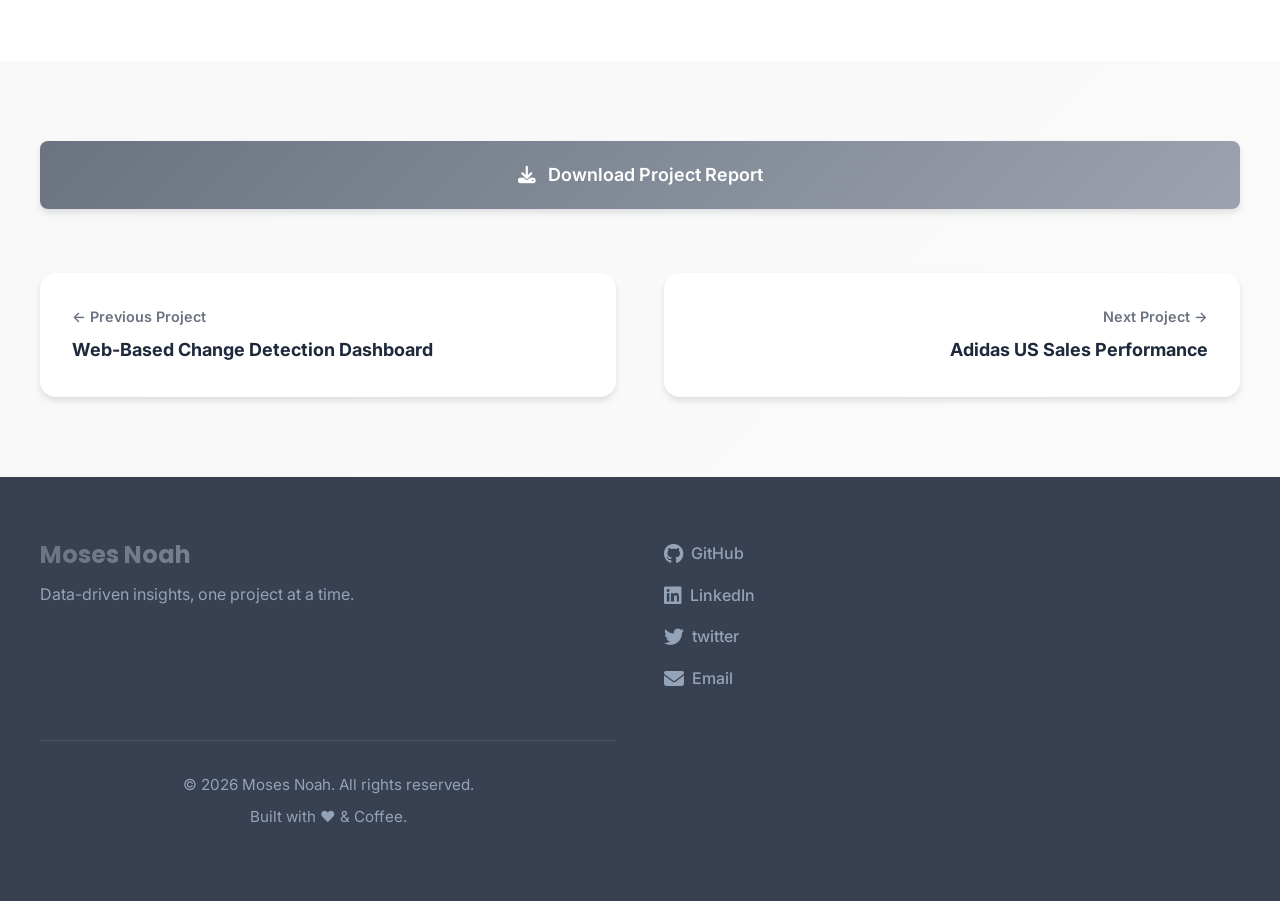
<file: projects/project-spotify.html>
<!DOCTYPE html>
<html lang="en">
<head>
    <meta charset="UTF-8">
    <meta name="viewport" content="width=device-width, initial-scale=1.0">
    <title>Spotify Wrapped 2025 Analysis - Moses Noah Portfolio</title>
    <link rel="stylesheet" href="../style.css">
    <link rel="stylesheet" href="project-template.css">
    <link rel="preconnect" href="https://fonts.googleapis.com">
    <link rel="preconnect" href="https://fonts.gstatic.com" crossorigin>
    <link href="https://fonts.googleapis.com/css2?family=Poppins:wght@400;600;700;800&family=Inter:wght@300;400;500;600&display=swap" rel="stylesheet">
    <link rel="stylesheet" href="https://cdnjs.cloudflare.com/ajax/libs/font-awesome/6.4.0/css/all.min.css">
</head>
<body>
    <nav class="navbar">
        <div class="navbar-container">
            <div class="navbar-logo">
                <a href="../index.html">Moses Noah</a>
            </div>
            <div class="hamburger" id="hamburger">
                <span></span>
                <span></span>
                <span></span>
            </div>
            <ul class="nav-menu" id="navMenu">
                <li class="nav-item">
                    <a href="../index.html" class="nav-link">Home</a>
                </li>
                <li class="nav-item">
                    <a href="../portfolio.html" class="nav-link">Portfolio</a>
                </li>
                <li class="nav-item">
                    <a href="../resume.html" class="nav-link">Resume</a>
                </li>
                <li class="nav-item">
                    <a href="../index.html#contact" class="nav-link">Contact</a>
                </li>
            </ul>
        </div>
    </nav>

    <section class="project-hero">
        <div class="hero-content">
            <h1 class="project-title">Spotify Wrapped 2025 Analysis</h1>
            <p class="project-subtitle">Moving beyond the standard "Wrapped" to uncover the granular details of my year in audio.</p>
            
            <div class="project-metadata">
                <span class="meta-item">
                    <i class="fas fa-calendar-alt"></i>
                    <span>February 2026</span>
                </span>
                <span class="meta-item">
                    <i class="fas fa-briefcase"></i>
                    <span>Data Analyst</span>
                </span>
                <span class="project-status">
                    <i class="fas fa-check-circle"></i>
                    Completed
                </span>
            </div>

            <div class="hero-cta">
                <a href="https://github.com/moses-noah/2025-Spotify-Wrapped-Analysis" target="_blank" rel="noopener noreferrer" class="btn btn-secondary">
                    <i class="fab fa-github"></i> View on GitHub
                </a>
            </div>
        </div>
    </section>

    <section class="project-setup">
        <div class="setup-container">
            <div class="setup-column">
                <h3>The Business Problem</h3>
                <p>
                    Standard Spotify Wrapped summaries only provide surface-level metrics at the end of the year. I wanted to analyze my raw streaming history to uncover deeper behavioral trends, precise streaming volumes, and my true top artists by both play count and time spent listening.
                </p>
            </div>

            <div class="setup-column">
                <h3>The Solution</h3>
                <p>
                    I requested my raw JSON streaming data from Spotify, converted it to CSV, and used Excel extensively to clean, parse, and enrich the data. I flattened the dataset and extracted temporal data (days, months, dates) directly in Excel before importing the flat file into Power BI to build an interactive visual report.
                </p>
            </div>
        </div>

        <div class="tech-stack-badges">
            <span class="tech-badge">
                <i class="fas fa-file-excel"></i> Excel
            </span>
            <span class="tech-badge">
                <i class="fas fa-chart-bar"></i> Power BI
            </span>
        </div>
    </section>

    <section class="project-showcase">
        <div class="showcase-container">
            <div class="showcase-media">
                <img src="../assets/images/spotify-wrapped-main.png" alt="Spotify Wrapped 2025 Report" class="showcase-image lightbox-trigger">
            </div>

            <p class="showcase-caption">
                The main page of my 2025 Spotify Wrapped Power BI report showcasing my top artists and overarching listening metrics.
                <br><em style="color: var(--text-lighter); font-size: 0.9rem; display: block; margin-top: 0.5rem;">(Click image to view full size)</em>
            </p>
        </div>
    </section>

    <!-- LIGHTBOX MODAL -->
    <div class="lightbox" id="lightbox-main">
        <div class="lightbox-content">
            <span class="lightbox-close" onclick="closeLightbox('lightbox-main')">&times;</span>
            <img class="lightbox-image" src="../assets/images/spotify-wrapped-main.png" alt="Spotify Wrapped 2025 Report">
        </div>
    </div>

    <section class="project-journey">
        <div class="journey-container">
            <div class="journey-section">
                <h2>Architecture & Data Flow</h2>
                <p>
                    Raw JSON from Spotify Privacy Portal → Converted to flat CSV → Excel (Temporal Extraction, millisecond conversions, and XLOOKUP Enrichment) → Power BI (Flat File Visualization).
                </p>
                <div class="architecture-diagram">
                    <div class="placeholder-media" style="height: 100%; border-radius: 0;">
                        <i class="fas fa-sitemap"></i>
                        <p>Spotify JSON → CSV → Excel → Power BI</p>
                    </div>
                </div>
            </div>

            <div class="journey-section">
                <h2>Behind the Scenes</h2>
                <p>Here's a glimpse into the technical work that powers this project:</p>
                <div class="behind-scenes-grid">
                    <div class="scene-card">
                        <img src="../assets/images/spotify-excel-dataset.png" alt="Cleaned Excel Dataset" class="lightbox-trigger" onclick="openLightbox('lightbox-excel')">
                        <p>Flattened JSON data with enriched temporal features</p>
                    </div>
                    <div class="scene-card">
                        <img src="../assets/images/spotify-powerbi-canvas.png" alt="Power BI Report Canvas" class="lightbox-trigger" onclick="openLightbox('lightbox-powerbi')">
                        <p>Interactive visualizations and streaming analytics</p>
                    </div>
                </div>
            </div>

            <!-- LIGHTBOX MODALS FOR BEHIND SCENES -->
            <div class="lightbox" id="lightbox-excel">
                <div class="lightbox-content">
                    <span class="lightbox-close" onclick="closeLightbox('lightbox-excel')">&times;</span>
                    <img class="lightbox-image" src="../assets/images/spotify-excel-dataset.png" alt="Cleaned Excel Dataset">
                </div>
            </div>
            <div class="lightbox" id="lightbox-powerbi">
                <div class="lightbox-content">
                    <span class="lightbox-close" onclick="closeLightbox('lightbox-powerbi')">&times;</span>
                    <img class="lightbox-image" src="../assets/images/spotify-powerbi-canvas.png" alt="Power BI Report Canvas">
                </div>
            </div>

            <div class="journey-section">
                <h2>Code Logic</h2>
                <p>Here's a sample of the Excel formulas used to enrich and extract temporal features from the Spotify data:</p>
                <div class="code-block">
                    <div class="code-header">
                        <span class="code-lang">Excel</span>
                        <i class="fas fa-copy code-copy"></i>
                    </div>
                    <pre><code>
// Using XLOOKUP to enrich the main table with Album data
=XLOOKUP([@[Track_Name]] & [@[Artist_Name]], MyLibrary_Tracks[tracks/track] & MyLibrary_Tracks[tracks/artist], MyLibrary_Tracks[tracks/album], "Unknown Album")

// Extracting Day Name from End_Time
=TEXT([@[End_Time]], "dddd")

// Converting milliseconds to minutes for listening duration
=[@[ms_Played]]/60000
                    </code></pre>
                </div>
            </div>
        </div>
    </section>



    <section class="project-resolution">
        <div class="resolution-container">
            <h2>Key Findings & Results</h2>
            <p>Here's what I achieved and learned:</p>

            <div class="insights-grid">
                <div class="insight-card">
                    <div class="insight-metric">690.8</div>
                    <p class="insight-description">Total Hours Listened</p>
                </div>

                <div class="insight-card">
                    <div class="insight-metric">22,432</div>
                    <p class="insight-description">Total Streams</p>
                </div>

                <div class="insight-card">
                    <div class="insight-metric">Logic</div>
                    <p class="insight-description">Top Artist by Volume</p>
                </div>

                <div class="insight-card">
                    <div class="insight-metric">990</div>
                    <p class="insight-description">Distinct Artists</p>
                </div>
            </div>

            <div class="key-learnings">
                <h3>Key Insights</h3>
                <ul>
                    <li>I spent the equivalent of 29 days streaming music in 2025, averaging 61 songs (roughly 3 hours) daily.</li>
                    <li>My listening catalog was highly diverse, spanning 990 distinct artists, 2,424 distinct songs, and 898 unique albums.</li>
                    <li>Logic was the undisputed top artist of the year, leading significantly in both total stream time (119 hours) and total number of streams (3.31K).</li>
                    <li>Twenty One Pilots and NF followed as the second and third most streamed artists, respectively.</li>
                </ul>
            </div>
        </div>
    </section>

    <section class="project-outro">
        <div class="outro-container">
            <div class="outro-download">
                <a href="../assets/downloads/Spotify-Wrapped-2025-Report.pdf" download class="btn btn-primary btn-large">
                    <i class="fas fa-download"></i> Download Project Report
                </a>
            </div>

            <div class="project-navigation">
                <a href="project-lulc.html" class="nav-project prev-project">
                    <span class="nav-label">← Previous Project</span>
                    <span class="nav-title">Web-Based Change Detection Dashboard</span>
                </a>
                <a href="project-adidas.html" class="nav-project next-project">
                    <span class="nav-label">Next Project →</span>
                    <span class="nav-title">Adidas US Sales Performance</span>
                </a>
            </div>
        </div>
    </section>

    <footer class="footer">
        <div class="footer-container">
            <div class="footer-content">
                <h3>Moses Noah</h3>
                <p>Data-driven insights, one project at a time.</p>
            </div>
            <div class="footer-social">
                <a href="https://github.com/moses-noah" target="_blank" rel="noopener noreferrer" class="social-link">
                    <i class="fab fa-github"></i> GitHub
                </a>
                <a href="https://linkedin.com/in/moses-noah" target="_blank" rel="noopener noreferrer" class="social-link">
                    <i class="fab fa-linkedin"></i> LinkedIn
                </a>
                <a href="https://x.com/real_mno" target="_blank" rel="noopener noreferrer" class="social-link">
                    <i class="fab fa-twitter"></i> twitter
                </a>
                <a href="mailto:mosesn540@gmail.com" class="social-link">
                    <i class="fas fa-envelope"></i> Email
                </a>
            </div>
            <div class="footer-bottom">
                <p>&copy; 2026 Moses Noah. All rights reserved.</p>
                <p>Built with <span class="heart">❤️</span> & Coffee.</p>
            </div>
        </div>
    </footer>

    <script src="../script.js"></script>
</body>
</html>
</file>
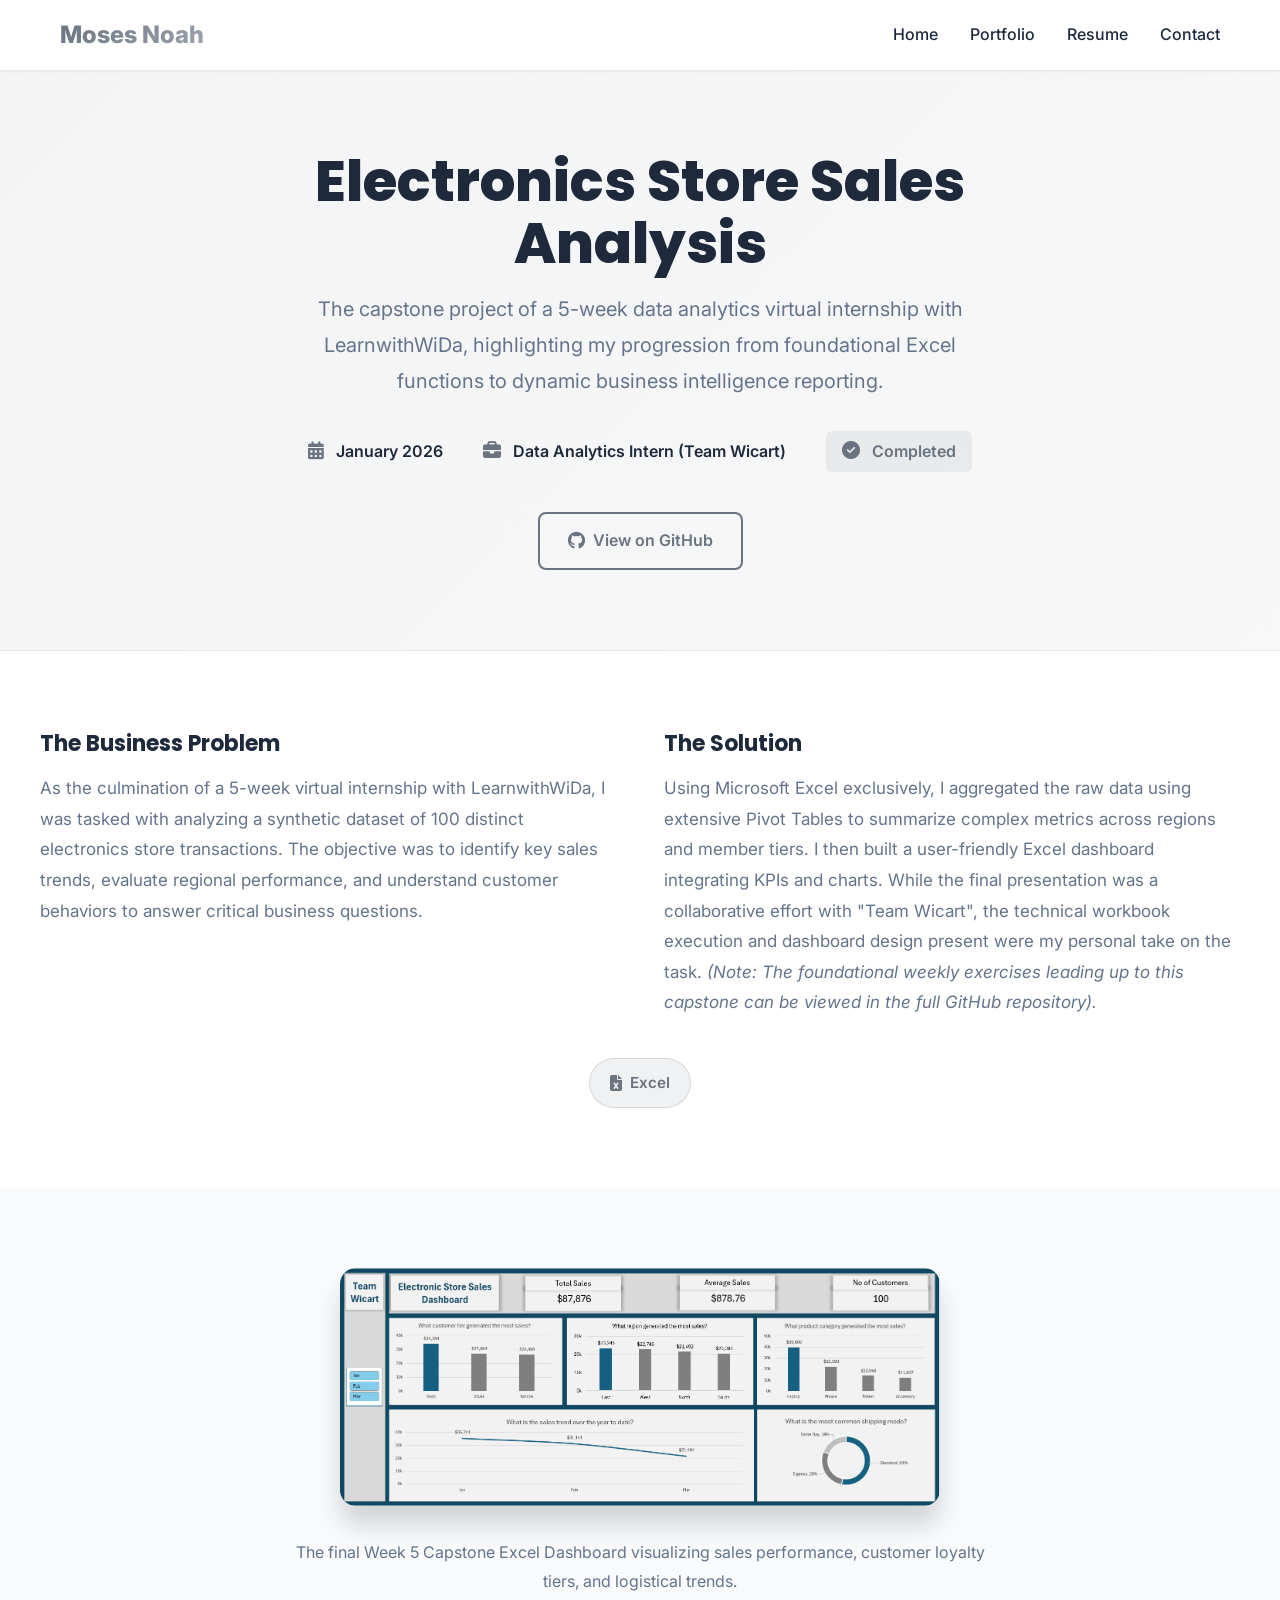
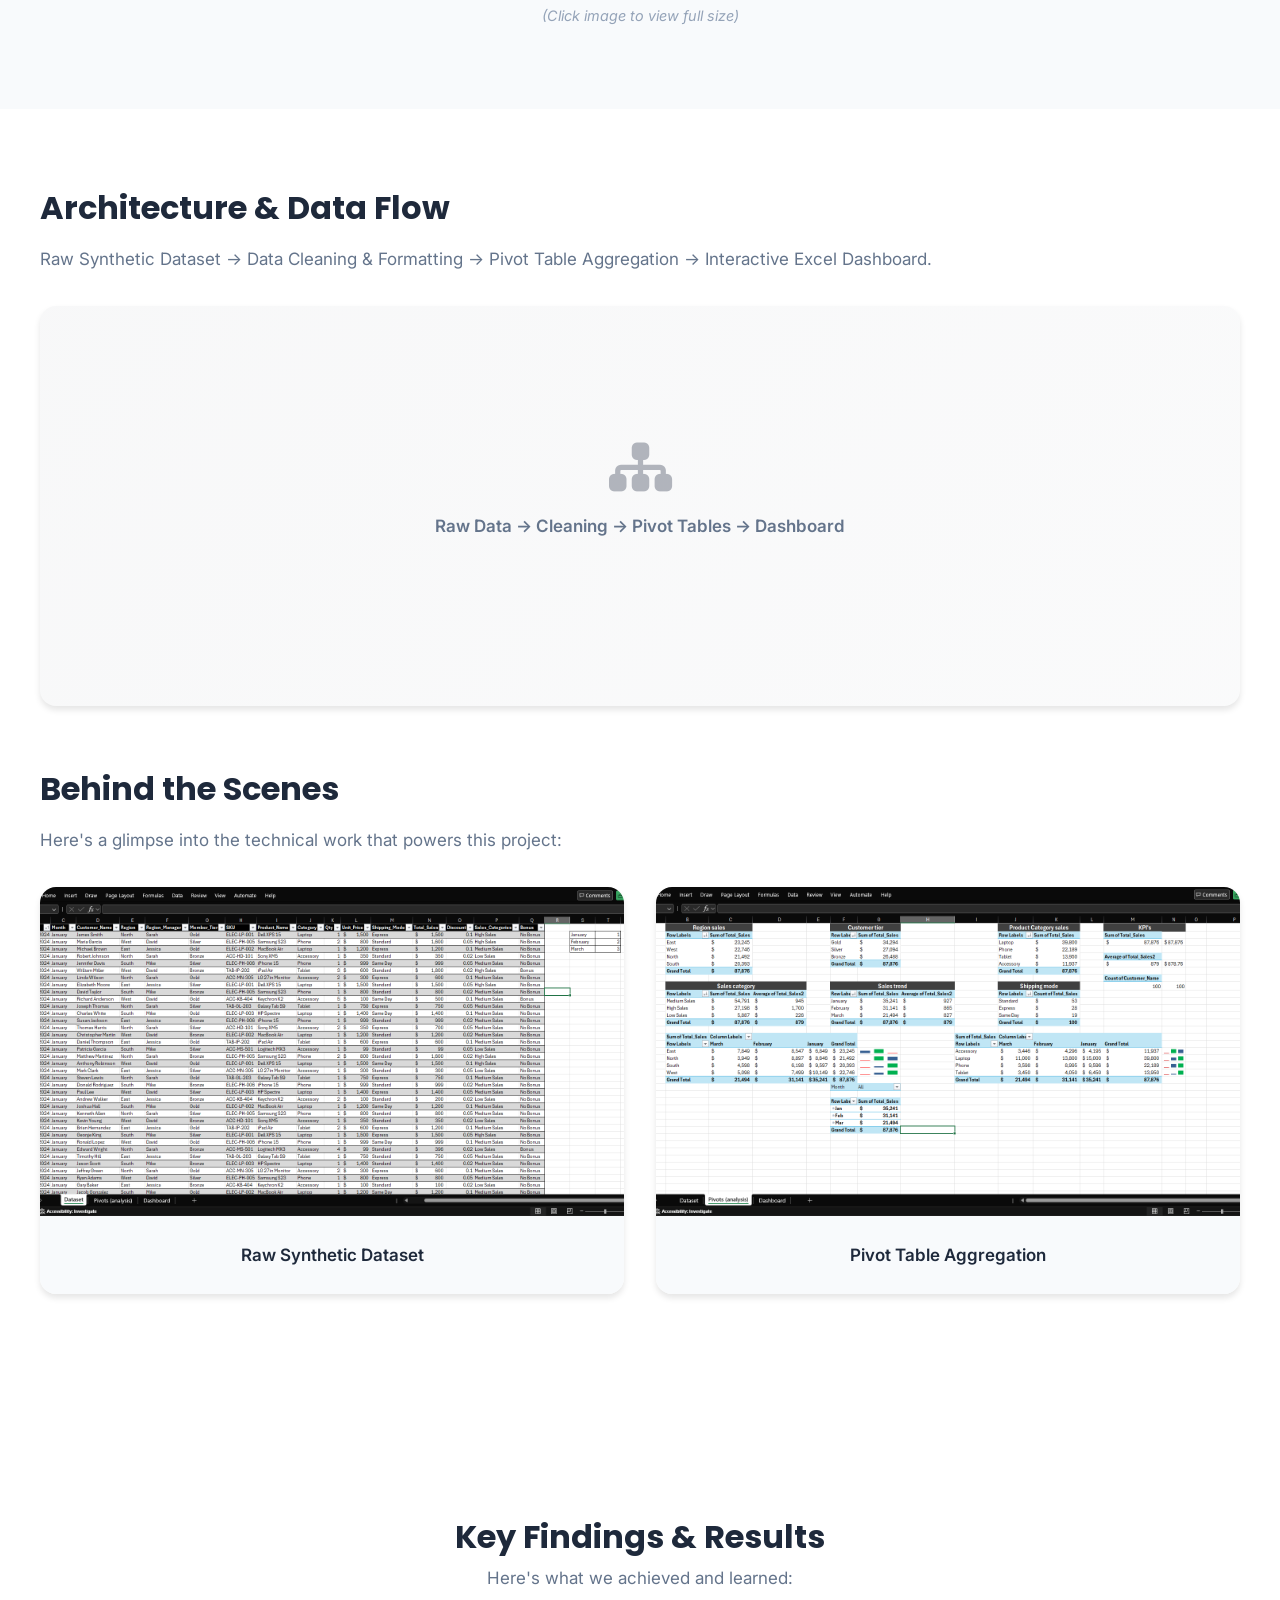
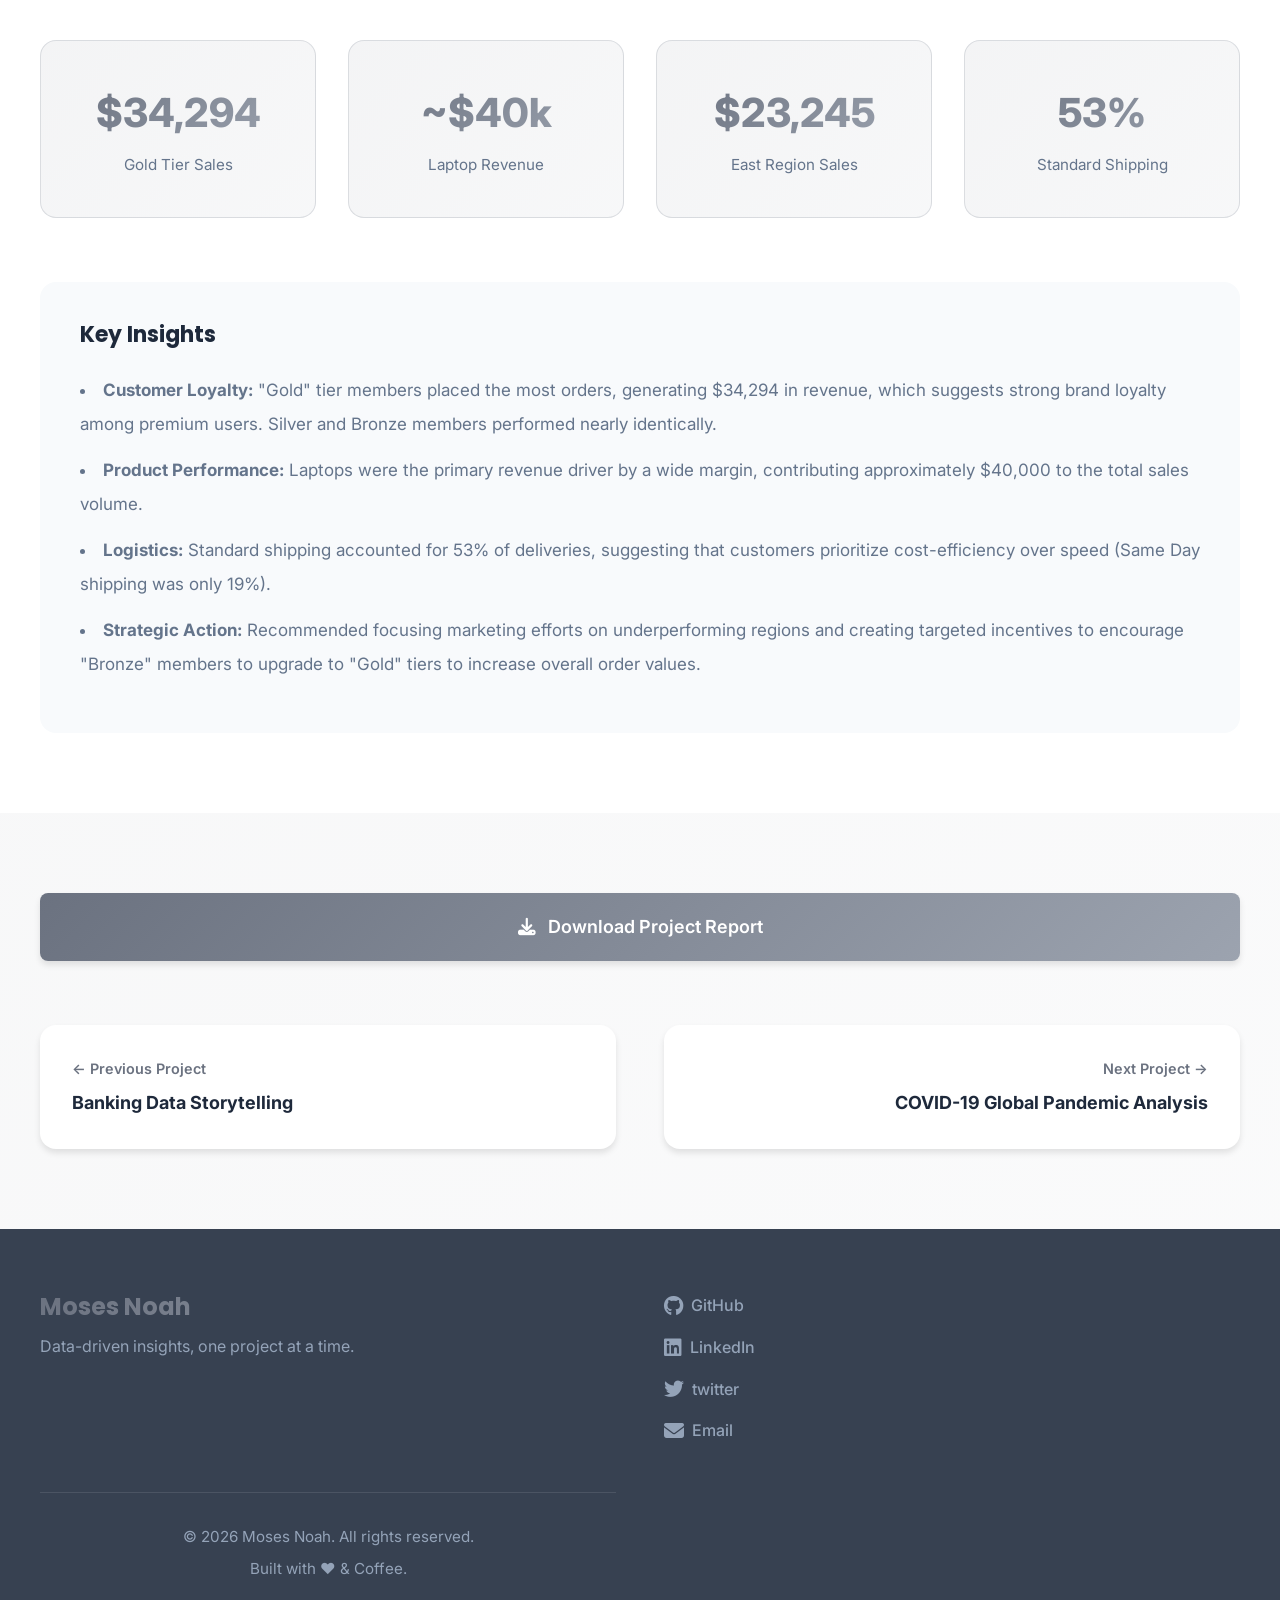
<file: projects/project-wida.html>
<!DOCTYPE html>
<html lang="en">
<head>
    <meta charset="UTF-8">
    <meta name="viewport" content="width=device-width, initial-scale=1.0">
    <title>LearnwithWiDa Internship Capstone - Moses Noah Portfolio</title>
    <link rel="stylesheet" href="../style.css">
    <link rel="stylesheet" href="project-template.css">
    <link rel="preconnect" href="https://fonts.googleapis.com">
    <link rel="preconnect" href="https://fonts.gstatic.com" crossorigin>
    <link href="https://fonts.googleapis.com/css2?family=Poppins:wght@400;600;700;800&family=Inter:wght@300;400;500;600&display=swap" rel="stylesheet">
    <link rel="stylesheet" href="https://cdnjs.cloudflare.com/ajax/libs/font-awesome/6.4.0/css/all.min.css">
</head>
<body>
    <nav class="navbar">
        <div class="navbar-container">
            <div class="navbar-logo">
                <a href="../index.html">Moses Noah</a>
            </div>
            <div class="hamburger" id="hamburger">
                <span></span>
                <span></span>
                <span></span>
            </div>
            <ul class="nav-menu" id="navMenu">
                <li class="nav-item">
                    <a href="../index.html" class="nav-link">Home</a>
                </li>
                <li class="nav-item">
                    <a href="../portfolio.html" class="nav-link">Portfolio</a>
                </li>
                <li class="nav-item">
                    <a href="../resume.html" class="nav-link">Resume</a>
                </li>
                <li class="nav-item">
                    <a href="../index.html#contact" class="nav-link">Contact</a>
                </li>
            </ul>
        </div>
    </nav>

    <section class="project-hero">
        <div class="hero-content">
            <h1 class="project-title">Electronics Store Sales Analysis</h1>
            <p class="project-subtitle">The capstone project of a 5-week data analytics virtual internship with LearnwithWiDa, highlighting my progression from foundational Excel functions to dynamic business intelligence reporting.</p>
            
            <div class="project-metadata">
                <span class="meta-item">
                    <i class="fas fa-calendar-alt"></i>
                    <span>January 2026</span>
                </span>
                <span class="meta-item">
                    <i class="fas fa-briefcase"></i>
                    <span>Data Analytics Intern (Team Wicart)</span>
                </span>
                <span class="project-status">
                    <i class="fas fa-check-circle"></i>
                    Completed
                </span>
            </div>

            <div class="hero-cta">
                <a href="https://github.com/moses-noah/LearnwithWiDa-Dec-2025-Internship-" target="_blank" rel="noopener noreferrer" class="btn btn-secondary">
                    <i class="fab fa-github"></i> View on GitHub
                </a>
            </div>
        </div>
    </section>

    <section class="project-setup">
        <div class="setup-container">
            <div class="setup-column">
                <h3>The Business Problem</h3>
                <p>
                    As the culmination of a 5-week virtual internship with LearnwithWiDa, I was tasked with analyzing a synthetic dataset of 100 distinct electronics store transactions. The objective was to identify key sales trends, evaluate regional performance, and understand customer behaviors to answer critical business questions.
                </p>
            </div>

            <div class="setup-column">
                <h3>The Solution</h3>
                <p>
                    Using Microsoft Excel exclusively, I aggregated the raw data using extensive Pivot Tables to summarize complex metrics across regions and member tiers. I then built a user-friendly Excel dashboard integrating KPIs and charts. While the final presentation was a collaborative effort with "Team Wicart", the technical workbook execution and dashboard design present were my personal take on the task. <em>(Note: The foundational weekly exercises leading up to this capstone can be viewed in the full GitHub repository).</em>
                </p>
            </div>
        </div>

        <div class="tech-stack-badges">
            <span class="tech-badge">
                <i class="fas fa-file-excel"></i> Excel
            </span>
        </div>
    </section>

    <section class="project-showcase">
        <div class="showcase-container">
            <div class="showcase-media">
                <img src="../assets/images/wida-dashboard.png" alt="Week 5 Capstone Excel Dashboard" class="showcase-image lightbox-trigger" onclick="openLightbox('lightbox-main')">
            </div>

            <p class="showcase-caption">
                The final Week 5 Capstone Excel Dashboard visualizing sales performance, customer loyalty tiers, and logistical trends.
                <br><em style="color: var(--text-lighter); font-size: 0.9rem; display: block; margin-top: 0.5rem;">(Click image to view full size)</em>
            </p>
        </div>
    </section>

    <!-- LIGHTBOX MODAL -->
    <div class="lightbox" id="lightbox-main">
        <div class="lightbox-content">
            <span class="lightbox-close" onclick="closeLightbox('lightbox-main')">&times;</span>
            <img class="lightbox-image" src="../assets/images/wida-dashboard.png" alt="Week 5 Capstone Excel Dashboard">
        </div>
    </div>

    <section class="project-journey">
        <div class="journey-container">
            <div class="journey-section">
                <h2>Architecture & Data Flow</h2>
                <p>
                    Raw Synthetic Dataset → Data Cleaning & Formatting → Pivot Table Aggregation → Interactive Excel Dashboard.
                </p>
                <div class="architecture-diagram">
                    <div class="placeholder-media" style="height: 100%; border-radius: 0;">
                        <i class="fas fa-sitemap"></i>
                        <p>Raw Data → Cleaning → Pivot Tables → Dashboard</p>
                    </div>
                </div>
            </div>

            <div class="journey-section">
                <h2>Behind the Scenes</h2>
                <p>Here's a glimpse into the technical work that powers this project:</p>
                <div class="behind-scenes-grid">
                    <div class="scene-card">
                        <img src="../assets/images/wida-dataset.PNG" alt="Raw Excel Dataset" class="lightbox-trigger" onclick="openLightbox('lightbox-dataset')">
                        <p>Raw Synthetic Dataset</p>
                    </div>
                    <div class="scene-card">
                        <img src="../assets/images/wida-pivots.PNG" alt="Pivot Table Aggregation" class="lightbox-trigger" onclick="openLightbox('lightbox-pivots')">
                        <p>Pivot Table Aggregation</p>
                    </div>
                </div>
            </div>

            <!-- LIGHTBOX MODALS FOR BEHIND SCENES -->
            <div class="lightbox" id="lightbox-dataset">
                <div class="lightbox-content">
                    <span class="lightbox-close" onclick="closeLightbox('lightbox-dataset')">&times;</span>
                    <img class="lightbox-image" src="../assets/images/wida-dataset.PNG" alt="Raw Excel Dataset">
                </div>
            </div>
            <div class="lightbox" id="lightbox-pivots">
                <div class="lightbox-content">
                    <span class="lightbox-close" onclick="closeLightbox('lightbox-pivots')">&times;</span>
                    <img class="lightbox-image" src="../assets/images/wida-pivots.PNG" alt="Pivot Table Aggregation">
                </div>
            </div>
        </div>
    </section>

    <section class="project-resolution">
        <div class="resolution-container">
            <h2>Key Findings & Results</h2>
            <p>Here's what we achieved and learned:</p>

            <div class="insights-grid">
                <div class="insight-card">
                    <div class="insight-metric">$34,294</div>
                    <p class="insight-description">Gold Tier Sales</p>
                </div>

                <div class="insight-card">
                    <div class="insight-metric">~$40k</div>
                    <p class="insight-description">Laptop Revenue</p>
                </div>

                <div class="insight-card">
                    <div class="insight-metric">$23,245</div>
                    <p class="insight-description">East Region Sales</p>
                </div>

                <div class="insight-card">
                    <div class="insight-metric">53%</div>
                    <p class="insight-description">Standard Shipping</p>
                </div>
            </div>

            <div class="key-learnings">
                <h3>Key Insights</h3>
                <ul>
                    <li><strong>Customer Loyalty:</strong> "Gold" tier members placed the most orders, generating $34,294 in revenue, which suggests strong brand loyalty among premium users. Silver and Bronze members performed nearly identically.</li>
                    <li><strong>Product Performance:</strong> Laptops were the primary revenue driver by a wide margin, contributing approximately $40,000 to the total sales volume.</li>
                    <li><strong>Logistics:</strong> Standard shipping accounted for 53% of deliveries, suggesting that customers prioritize cost-efficiency over speed (Same Day shipping was only 19%).</li>
                    <li><strong>Strategic Action:</strong> Recommended focusing marketing efforts on underperforming regions and creating targeted incentives to encourage "Bronze" members to upgrade to "Gold" tiers to increase overall order values.</li>
                </ul>
            </div>
        </div>
    </section>

    <section class="project-outro">
        <div class="outro-container">
            <div class="outro-download">
                <a href="../assets/downloads/wida-report.pdf" download class="btn btn-primary btn-large">
                    <i class="fas fa-download"></i> Download Project Report
                </a>
            </div>

            <div class="project-navigation">
                <a href="project-banking.html" class="nav-project prev-project">
                    <span class="nav-label">← Previous Project</span>
                    <span class="nav-title">Banking Data Storytelling</span>
                </a>
                <a href="project-covid.html" class="nav-project next-project">
                    <span class="nav-label">Next Project →</span>
                    <span class="nav-title">COVID-19 Global Pandemic Analysis</span>
                </a>
            </div>
        </div>
    </section>

    <footer class="footer">
        <div class="footer-container">
            <div class="footer-content">
                <h3>Moses Noah</h3>
                <p>Data-driven insights, one project at a time.</p>
            </div>
            <div class="footer-social">
                <a href="https://github.com/moses-noah" target="_blank" rel="noopener noreferrer" class="social-link">
                    <i class="fab fa-github"></i> GitHub
                </a>
                <a href="https://linkedin.com/in/moses-noah" target="_blank" rel="noopener noreferrer" class="social-link">
                    <i class="fab fa-linkedin"></i> LinkedIn
                </a>
                <a href="https://x.com/real_mno" target="_blank" rel="noopener noreferrer" class="social-link">
                    <i class="fab fa-twitter"></i> twitter
                </a>
                <a href="mailto:mosesn540@gmail.com" class="social-link">
                    <i class="fas fa-envelope"></i> Email
                </a>
            </div>
            <div class="footer-bottom">
                <p>&copy; 2026 Moses Noah. All rights reserved.</p>
                <p>Built with <span class="heart">❤️</span> & Coffee.</p>
            </div>
        </div>
    </footer>

    <script src="../script.js"></script>
</body>
</html>
</file>
<file: style.css>
/* =============================================
   GLOBAL STYLES & RESET
   ============================================= */

* {
    margin: 0;
    padding: 0;
    box-sizing: border-box;
}

:root {
    /* Colors */
    --primary-color: #6b7280;
    --secondary-color: #9ca3af;
    --accent-color: #14b8a6;
    --dark-bg: #374151;
    --light-bg: #f8fafc;
    --text-dark: #1e293b;
    --text-light: #64748b;
    --text-lighter: #94a3b8;
    --border-color: #e2e8f0;
    --shadow-sm: 0 1px 2px rgba(0, 0, 0, 0.05);
    --shadow-md: 0 4px 6px rgba(0, 0, 0, 0.1);
    --shadow-lg: 0 20px 25px rgba(0, 0, 0, 0.15);
    --transition: all 0.3s cubic-bezier(0.4, 0, 0.2, 1);
}

body {
    font-family: 'Inter', -apple-system, BlinkMacSystemFont, 'Segoe UI', sans-serif;
    color: var(--text-dark);
    background-color: #ffffff;
    line-height: 1.6;
    overflow-x: hidden;
}

html {
    scroll-behavior: smooth;
}

/* Typography */
h1, h2, h3, h4, h5, h6 {
    font-family: 'Poppins', sans-serif;
    font-weight: 700;
    line-height: 1.2;
}

a {
    text-decoration: none;
    color: inherit;
}

/* =============================================
   UTILITY CLASSES
   ============================================= */

.section-container {
    max-width: 1200px;
    margin: 0 auto;
    padding: 0 20px;
}

.section-title {
    font-size: clamp(2rem, 5vw, 3.5rem);
    color: var(--text-dark);
    margin-bottom: 0.5rem;
    text-align: center;
}

.section-subtitle {
    font-size: 1.125rem;
    color: var(--text-lighter);
    text-align: center;
    margin-bottom: 3rem;
    font-weight: 400;
}

.gradient-text {
    background: linear-gradient(135deg, var(--primary-color), var(--secondary-color));
    -webkit-background-clip: text;
    -webkit-text-fill-color: transparent;
    background-clip: text;
}

/* Buttons */
.btn {
    display: inline-flex;
    align-items: center;
    gap: 0.5rem;
    padding: 0.875rem 1.75rem;
    border-radius: 0.5rem;
    font-weight: 600;
    font-size: 1rem;
    transition: var(--transition);
    border: none;
    cursor: pointer;
    text-align: center;
    white-space: nowrap;
}

.btn-primary {
    background: linear-gradient(135deg, var(--primary-color), var(--secondary-color));
    color: white;
    box-shadow: var(--shadow-md);
}

.btn-primary:hover {
    transform: translateY(-2px);
    box-shadow: var(--shadow-lg);
    opacity: 0.95;
}

.btn-secondary {
    background: transparent;
    color: var(--primary-color);
    border: 2px solid var(--primary-color);
}

.btn-secondary:hover {
    background: var(--primary-color);
    color: white;
    transform: translateY(-2px);
}

.btn i {
    font-size: 1.1rem;
}

/* =============================================
   NAVIGATION
   ============================================= */

.navbar {
    background: white;
    backdrop-filter: blur(10px);
    background-color: rgba(255, 255, 255, 0.95);
    box-shadow: var(--shadow-sm);
    position: sticky;
    top: 0;
    z-index: 1000;
    border-bottom: 1px solid var(--border-color);
}

.navbar-container {
    max-width: 1200px;
    margin: 0 auto;
    padding: 1rem 20px;
    display: flex;
    justify-content: space-between;
    align-items: center;
}

.navbar-logo a {
    font-size: 1.5rem;
    font-weight: 800;
    background: linear-gradient(135deg, var(--primary-color), var(--secondary-color));
    -webkit-background-clip: text;
    -webkit-text-fill-color: transparent;
    background-clip: text;
    transition: var(--transition);
}

.navbar-logo a:hover {
    transform: scale(1.05);
}

.nav-menu {
    display: flex;
    list-style: none;
    gap: 2rem;
}

.nav-item .nav-link {
    font-weight: 500;
    color: var(--text-dark);
    position: relative;
    transition: var(--transition);
}

.nav-item .nav-link::after {
    content: '';
    position: absolute;
    width: 0;
    height: 2px;
    background: linear-gradient(135deg, var(--primary-color), var(--secondary-color));
    bottom: -5px;
    left: 0;
    transition: width 0.3s ease;
}

.nav-item .nav-link:hover::after,
.nav-item .nav-link.active::after {
    width: 100%;
}

.nav-item .nav-link:hover {
    color: var(--primary-color);
}

.hamburger {
    display: none;
    flex-direction: column;
    gap: 0.35rem;
    cursor: pointer;
}

.hamburger span {
    width: 25px;
    height: 3px;
    background: var(--text-dark);
    border-radius: 2px;
    transition: var(--transition);
}

/* =============================================
   HERO SECTION
   ============================================= */

.hero {
    padding: 6rem 20px;
    background: linear-gradient(135deg, rgba(99, 102, 241, 0.05), rgba(236, 72, 153, 0.05));
    min-height: calc(100vh - 70px);
    display: flex;
    align-items: center;
}

.hero-container {
    max-width: 1200px;
    margin: 0 auto;
    display: grid;
    grid-template-columns: 1fr 1fr;
    gap: 4rem;
    align-items: center;
    width: 100%;
}

.hero-title {
    font-size: clamp(2.5rem, 8vw, 4.5rem);
    margin-bottom: 1rem;
    line-height: 1.1;
}

.hero-subtitle {
    font-size: 1rem;
    color: var(--primary-color);
    font-weight: 500;
    margin-bottom: 1rem;
}

.hero-description {
    font-size: 1.125rem;
    color: var(--text-light);
    margin-bottom: 2.5rem;
    max-width: 500px;
    line-height: 1.8;
}

.hero-cta {
    display: flex;
    gap: 1.5rem;
    flex-wrap: wrap;
}

.headshot {
    width: 100%;
    max-width: 400px;
    height: auto;
    border-radius: 50%;
    box-shadow: 0 25px 50px rgba(99, 102, 241, 0.2);
    object-fit: cover;
    aspect-ratio: 1;
    animation: float 3s ease-in-out infinite;
}

@keyframes float {
    0%, 100% {
        transform: translateY(0px);
    }
    50% {
        transform: translateY(-10px);
    }
}

.hero-image {
    display: flex;
    justify-content: center;
}

.hero-image img {
    max-width: 350px; /* Change this number to make it bigger or smaller */
    width: 100%; /* Ensures it stays responsive on mobile */
    height: auto; /* Prevents the image from looking stretched or squished */
}

/* =============================================
   FEATURED PROJECTS SECTION
   ============================================= */

.featured-projects {
    padding: 5rem 20px;
    background: var(--light-bg);
}

.projects-list {
    display: flex;
    flex-direction: column;
    gap: 3rem;
    margin-bottom: 3rem;
}

.project-card {
    background: white;
    border-radius: 1rem;
    overflow: hidden;
    box-shadow: var(--shadow-md);
    display: grid;
    grid-template-columns: 1fr 1fr;
    gap: 2rem;
    align-items: center;
    transition: var(--transition);
    padding: 2rem;
    border: 1px solid var(--border-color);
}

.project-card:hover {
    transform: translateY(-5px);
    box-shadow: var(--shadow-lg);
    border-color: var(--primary-color);
}

.project-image {
    width: 100%;
    height: 300px;
    border-radius: 0.75rem;
    overflow: hidden;
}

.project-image img {
    width: 100%;
    height: 100%;
    object-fit: cover;
    transition: var(--transition);
}

.project-card:hover .project-image img {
    transform: scale(1.05);
}

.project-content {
    display: flex;
    flex-direction: column;
    gap: 1rem;
}

.project-title {
    font-size: 1.875rem;
    color: var(--text-dark);
}

.project-hook {
    font-size: 1.0625rem;
    color: var(--text-light);
    line-height: 1.6;
}

.tech-stack {
    display: flex;
    flex-wrap: wrap;
    gap: 0.75rem;
}

.tech-badge {
    display: inline-flex;
    align-items: center;
    gap: 0.5rem;
    padding: 0.5rem 1rem;
    background: rgba(99, 102, 241, 0.1);
    color: var(--primary-color);
    border-radius: 0.375rem;
    font-size: 0.875rem;
    font-weight: 600;
}

.tech-badge i {
    font-size: 1rem;
}

.project-link {
    display: inline-flex;
    align-items: center;
    gap: 0.5rem;
    font-weight: 600;
    color: var(--primary-color);
    padding-top: 1rem;
    border-top: 1px solid var(--border-color);
    transition: var(--transition);
}

.project-link:hover {
    gap: 1rem;
    color: var(--secondary-color);
}

.view-all-projects {
    text-align: center;
}

/* =============================================
   TOOLS & SKILLS SECTION
   ============================================= */

.tools-skills {
    padding: 5rem 20px;
    background: white;
}

.skills-grid {
    display: grid;
    grid-template-columns: repeat(auto-fit, minmax(250px, 1fr));
    gap: 2.5rem;
}

.skill-item {
    text-align: center;
    padding: 2rem;
    border-radius: 1rem;
    background: var(--light-bg);
    transition: var(--transition);
    border: 2px solid transparent;
}

.skill-item:hover {
    transform: translateY(-5px);
    border-color: var(--primary-color);
    background: rgba(99, 102, 241, 0.05);
}

.skill-icon {
    font-size: 3.5rem;
    background: linear-gradient(135deg, var(--primary-color), var(--secondary-color));
    -webkit-background-clip: text;
    -webkit-text-fill-color: transparent;
    background-clip: text;
    margin-bottom: 1rem;
}

.skill-item h3 {
    font-size: 1.25rem;
    margin-bottom: 0.5rem;
    color: var(--text-dark);
}

.skill-item p {
    color: var(--text-light);
    font-size: 0.95rem;
}

/* =============================================
   RESUME TEASER SECTION
   ============================================= */

.resume-teaser {
    padding: 5rem 20px;
    background: linear-gradient(135deg, var(--primary-color), var(--secondary-color));
    color: white;
}

.resume-content {
    max-width: 800px;
    margin: 0 auto;
    text-align: center;
}

.resume-content h2 {
    font-size: clamp(2rem, 5vw, 3rem);
    margin-bottom: 1rem;
}

.resume-content p {
    font-size: 1.125rem;
    margin-bottom: 2.5rem;
    opacity: 0.95;
    line-height: 1.8;
}

.resume-actions {
    display: flex;
    gap: 1.5rem;
    justify-content: center;
    flex-wrap: wrap;
}

.resume-teaser .btn-primary {
    background: white;
    color: var(--primary-color);
}

.resume-teaser .btn-primary:hover {
    background: rgba(255, 255, 255, 0.9);
    color: var(--secondary-color);
}

.resume-teaser .btn-secondary {
    background: rgba(255, 255, 255, 0.2);
    border-color: white;
    color: white;
}

.resume-teaser .btn-secondary:hover {
    background: white;
    color: var(--primary-color);
    border-color: white;
}

/* =============================================
   FOOTER
   ============================================= */

.footer {
    background: var(--dark-bg);
    color: white;
    padding: 4rem 20px 2rem;
}

.footer-container {
    max-width: 1200px;
    margin: 0 auto;
    display: grid;
    grid-template-columns: 1fr 1fr;
    gap: 3rem;
    margin-bottom: 2rem;
}

.footer-content h3 {
    font-size: 1.5rem;
    margin-bottom: 0.75rem;
    background: linear-gradient(135deg, var(--primary-color), var(--secondary-color));
    -webkit-background-clip: text;
    -webkit-text-fill-color: transparent;
    background-clip: text;
}

.footer-content p {
    color: var(--text-lighter);
    font-size: 1rem;
}

.footer-social {
    display: flex;
    flex-direction: column;
    gap: 1rem;
    justify-content: flex-start;
}

.social-link {
    display: inline-flex;
    align-items: center;
    gap: 0.5rem;
    color: var(--text-lighter);
    font-weight: 500;
    transition: var(--transition);
    width: fit-content;
}

.social-link:hover {
    color: var(--primary-color);
    transform: translateX(5px);
}

.social-link i {
    font-size: 1.25rem;
}

.footer-bottom {
    border-top: 1px solid rgba(255, 255, 255, 0.1);
    padding-top: 2rem;
    text-align: center;
    color: var(--text-lighter);
    font-size: 0.95rem;
}

.footer-bottom p {
    margin-bottom: 0.5rem;
}

.heart {
    animation: heartbeat 1.5s ease-in-out infinite;
}

@keyframes heartbeat {
    0%, 100% {
        transform: scale(1);
    }
    50% {
        transform: scale(1.2);
    }
}

/* =============================================
   RESPONSIVE DESIGN (Mobile-First)
   ============================================= */

@media (max-width: 768px) {
    /* Navigation */
    .hamburger {
        display: flex;
    }

    .nav-menu {
        position: absolute;
        top: 70px;
        left: -100%;
        flex-direction: column;
        background: white;
        width: 100%;
        text-align: center;
        transition: 0.3s;
        box-shadow: 0 10px 27px rgba(0, 0, 0, 0.1);
        padding: 2rem 0;
        gap: 0;
    }

    .nav-menu.active {
        left: 0;
    }

    .nav-item {
        width: 100%;
    }

    .nav-item .nav-link {
        padding: 1rem;
        display: block;
    }

    .nav-item .nav-link::after {
        display: none;
    }

    .nav-item .nav-link.active {
        background: rgba(99, 102, 241, 0.1);
        color: var(--primary-color);
    }

    /* Hero Section */
    .hero {
        padding: 4rem 20px;
        min-height: auto;
    }

    .hero-container {
        grid-template-columns: 1fr;
        gap: 2rem;
    }

    .hero-title {
        font-size: 2rem;
    }

    .hero-cta {
        gap: 1rem;
    }

    .btn {
        padding: 0.75rem 1.5rem;
        font-size: 0.95rem;
    }

    /* Project Cards */
    .project-card {
        grid-template-columns: 1fr;
        padding: 1.5rem;
        gap: 1rem;
    }

    .project-image {
        height: 200px;
    }

    .project-title {
        font-size: 1.5rem;
    }

    /* Skills Grid */
    .skills-grid {
        grid-template-columns: repeat(auto-fit, minmax(150px, 1fr));
        gap: 1.5rem;
    }

    .skill-item {
        padding: 1.5rem;
    }

    .skill-icon {
        font-size: 2.5rem;
    }

    /* Resume Teaser */
    .resume-actions {
        gap: 1rem;
    }

    .resume-teaser .btn {
        padding: 0.75rem 1.25rem;
        font-size: 0.9rem;
    }

    /* Footer */
    .footer-container {
        grid-template-columns: 1fr;
        gap: 2rem;
    }

    .section-title {
        font-size: 2rem;
    }

    .hero-subtitle {
        font-size: 1.125rem;
    }
}

@media (max-width: 480px) {
    .hero-title {
        font-size: 1.75rem;
    }

    .project-card {
        padding: 1rem;
    }

    .section-container {
        padding: 0 15px;
    }

    .skills-grid {
        grid-template-columns: 1fr;
    }

    .hero-cta {
        flex-direction: column;
    }

    .btn {
        width: 100%;
        justify-content: center;
    }

    .resume-actions {
        flex-direction: column;
    }
}

/* =============================================
   ANIMATIONS
   ============================================= */

@keyframes slideInLeft {
    from {
        opacity: 0;
        transform: translateX(-50px);
    }
    to {
        opacity: 1;
        transform: translateX(0);
    }
}

@keyframes slideInRight {
    from {
        opacity: 0;
        transform: translateX(50px);
    }
    to {
        opacity: 1;
        transform: translateX(0);
    }
}

.hero-content {
    animation: slideInLeft 0.8s ease-out;
}

.hero-image {
    animation: slideInRight 0.8s ease-out;
}

/* =============================================
   PAGE HEADER
   ============================================= */

.page-header {
    background: linear-gradient(135deg, rgba(107, 114, 128, 0.05), rgba(156, 163, 175, 0.05));
    padding: 4rem 20px;
    text-align: center;
    border-bottom: 1px solid var(--border-color);
    display: flex;
    align-items: center;
    justify-content: center;
    min-height: 350px;
}

.page-header .section-container {
    display: flex;
    flex-direction: column;
    align-items: center;
    gap: 1.5rem;
}

.page-header h1 {
    font-size: clamp(2rem, 5vw, 3.5rem);
    margin-bottom: 0;
    color: var(--text-dark);
}

.page-header p {
    font-size: 1.125rem;
    color: var(--text-light);
    max-width: 600px;
    margin: 0;
}

.page-header .btn {
    margin-top: 1rem;
}

/* =============================================
   PROJECTS PAGE
   ============================================= */

.filter-section {
    padding: 3rem 20px;
    border-bottom: 1px solid var(--border-color);
}

.filter-buttons {
    display: flex;
    justify-content: center;
    gap: 1rem;
    flex-wrap: wrap;
    max-width: 1200px;
    margin: 0 auto;
}

.filter-btn {
    padding: 0.75rem 1.5rem;
    border: 2px solid var(--border-color);
    background: white;
    color: var(--text-dark);
    border-radius: 0.5rem;
    font-weight: 600;
    cursor: pointer;
    transition: var(--transition);
}

.filter-btn:hover {
    border-color: var(--primary-color);
    color: var(--primary-color);
}

.filter-btn.active {
    background: linear-gradient(135deg, var(--primary-color), var(--secondary-color));
    color: white;
    border-color: var(--primary-color);
}

.projects-archive {
    padding: 5rem 20px;
    background: var(--light-bg);
}

.projects-grid {
    display: grid;
    grid-template-columns: repeat(auto-fill, minmax(300px, 1fr));
    gap: 2.5rem;
    max-width: 1200px;
    margin: 0 auto;
}

.project-card-archive {
    background: white;
    border-radius: 1rem;
    overflow: hidden;
    box-shadow: var(--shadow-md);
    transition: var(--transition);
    border: 1px solid var(--border-color);
    display: flex;
    flex-direction: column;
}

.project-card-archive:hover {
    transform: translateY(-5px);
    box-shadow: var(--shadow-lg);
    border-color: var(--primary-color);
}

.project-card-image {
    position: relative;
    width: 100%;
    height: 200px;
    overflow: hidden;
}

.project-card-image img {
    width: 100%;
    height: 100%;
    object-fit: cover;
    transition: var(--transition);
}

.project-card-archive:hover .project-card-image img {
    transform: scale(1.08);
}

.project-tier {
    position: absolute;
    top: 1rem;
    right: 1rem;
    background: var(--primary-color);
    color: white;
    padding: 0.375rem 0.875rem;
    border-radius: 0.25rem;
    font-size: 0.75rem;
    font-weight: 700;
    text-transform: uppercase;
}

.project-card-info {
    padding: 1.5rem;
    display: flex;
    flex-direction: column;
    gap: 1rem;
    flex-grow: 1;
}

.project-card-info h3 {
    font-size: 1.375rem;
    color: var(--text-dark);
}

.project-card-info p {
    color: var(--text-light);
    font-size: 0.95rem;
    line-height: 1.6;
}

.view-project-btn {
    display: inline-flex;
    align-items: center;
    gap: 0.5rem;
    font-weight: 600;
    color: var(--primary-color);
    padding-top: 1rem;
    border-top: 1px solid var(--border-color);
    transition: var(--transition);
    margin-top: auto;
}

.view-project-btn:hover {
    gap: 1rem;
    color: var(--secondary-color);
}

/* =============================================
   PROJECTS TIMELINE LAYOUT
   ============================================= */

.projects-timeline {
    display: flex;
    flex-direction: column;
    gap: 3rem;
}

.timeline-year-section {
    position: relative;
}

.timeline-year-header {
    font-size: 2rem;
    font-weight: 700;
    color: var(--primary-color);
    margin-bottom: 2rem;
    padding-left: 2rem;
    border-left: 4px solid var(--primary-color);
}

.timeline-items {
    position: relative;
    display: flex;
    flex-direction: column;
    gap: 2rem;
    padding-left: 2rem;
}

/* Add vertical line connecting dots */
.timeline-items::before {
    content: '';
    position: absolute;
    left: 0.375rem;
    top: 1.5rem;
    bottom: 1.5rem;
    width: 2px;
    background: linear-gradient(180deg, var(--primary-color), var(--secondary-color));
    z-index: 0;
}

.timeline-item {
    position: relative;
    display: flex;
    gap: 1.5rem;
    z-index: 1;
}

.timeline-marker {
    display: flex;
    flex-direction: column;
    align-items: center;
    gap: 0.5rem;
    min-width: 100px;
}

.timeline-dot {
    width: 28px;
    height: 28px;
    border-radius: 50%;
    background: white;
    border: 3px solid var(--primary-color);
    flex-shrink: 0;
    box-shadow: 0 0 0 4px rgba(107, 114, 128, 0.1);
    transition: all var(--transition);
}

.timeline-item:hover .timeline-dot {
    background: var(--primary-color);
    transform: scale(1.15);
    box-shadow: 0 0 0 8px rgba(107, 114, 128, 0.2);
}

.timeline-date {
    font-size: 0.875rem;
    font-weight: 600;
    color: var(--text-light);
    text-align: center;
    width: 100%;
}

.timeline-item .project-card-archive {
    flex: 1;
}

/* =============================================
   MOBILE RESPONSIVE QUERIES
   ============================================= */

@media (max-width: 768px) {
    /* Stack the marker and the card vertically */
    .timeline-item {
        flex-direction: column;
        gap: 0.75rem; /* Reduces the gap between the date and the card */
    }

    /* Lay the dot and the date side-by-side horizontally */
    .timeline-marker {
        flex-direction: row;
        align-items: center;
        min-width: auto; /* Removes the 100px width constraint */
    }

    /* Align the date text to the left */
    .timeline-date {
        text-align: left;
        width: auto;
        font-size: 1rem; /* Slightly larger for mobile readability */
    }
}

/* =============================================
   CTA SECTION
   ============================================= */

.cta-section {
    padding: 5rem 20px;
    background: linear-gradient(135deg, var(--primary-color), var(--secondary-color));
    color: white;
    text-align: center;
}

.cta-section h2 {
    font-size: clamp(1.75rem, 4vw, 2.5rem);
    margin-bottom: 1rem;
}

.cta-section p {
    font-size: 1.125rem;
    margin-bottom: 2rem;
    opacity: 0.95;
}

/* =============================================
   RESUME PAGE
   ============================================= */

.resume-section {
    padding: 4rem 20px;
    background: white;
}

.resume-desktop {
    display: block;
    max-width: 1000px;
    margin: 0 auto;
}

.resume-mobile {
    display: none;
    max-width: 800px;
    margin: 0 auto;
}

.resume-mobile-content {
    background: white;
    border-radius: 1rem;
    padding: 3rem 2rem;
    text-align: center;
    box-shadow: var(--shadow-md);
}

.resume-icon {
    font-size: 4rem;
    background: linear-gradient(135deg, var(--primary-color), var(--secondary-color));
    -webkit-background-clip: text;
    -webkit-text-fill-color: transparent;
    background-clip: text;
    margin-bottom: 1.5rem;
}

.resume-mobile-content h2 {
    font-size: 2rem;
    margin-bottom: 1rem;
}

.resume-mobile-content p {
    color: var(--text-light);
    margin-bottom: 2rem;
    line-height: 1.8;
}

.btn-large {
    width: 100%;
    max-width: 300px;
}

.resume-summary {
    text-align: left;
    margin-top: 3rem;
    padding-top: 3rem;
    border-top: 1px solid var(--border-color);
}

.resume-summary h3 {
    font-size: 1.375rem;
    margin: 2rem 0 1rem;
    color: var(--text-dark);
}

.resume-summary ul {
    list-style-position: inside;
    color: var(--text-light);
    line-height: 2;
}

.resume-summary li {
    margin-bottom: 0.75rem;
}

.download-section {
    padding: 4rem 20px;
    background: white;
    text-align: center;
}

.download-section h2 {
    font-size: 2rem;
    margin-bottom: 1rem;
}

.download-section p {
    font-size: 1.125rem;
    color: var(--text-light);
    margin-bottom: 2rem;
}

/* =============================================
   PROJECT DETAIL PAGE
   ============================================= */

.project-header {
    display: grid;
    grid-template-columns: 1fr 1fr;
    gap: 3rem;
    padding: 4rem 20px;
    background: var(--light-bg);
    align-items: center;
}

.project-header-content {
    padding: 2rem;
}

.back-link {
    display: inline-flex;
    align-items: center;
    gap: 0.5rem;
    color: var(--primary-color);
    font-weight: 600;
    margin-bottom: 1.5rem;
    transition: var(--transition);
}

.back-link:hover {
    gap: 1rem;
    transform: translateX(-5px);
}

.project-header h1 {
    font-size: clamp(2rem, 5vw, 3rem);
    margin-bottom: 0.5rem;
}

.project-subtitle {
    font-size: 1.25rem;
    color: var(--text-light);
    margin-bottom: 1.5rem;
}

.project-meta {
    display: flex;
    gap: 2rem;
    flex-wrap: wrap;
}

.meta-item {
    display: flex;
    align-items: center;
    gap: 0.5rem;
    color: var(--text-light);
    font-weight: 500;
}

.meta-item i {
    font-size: 1.125rem;
    color: var(--primary-color);
}

.project-header-image {
    height: 400px;
    border-radius: 1rem;
    overflow: hidden;
    box-shadow: var(--shadow-lg);
}

.project-header-image img {
    width: 100%;
    height: 100%;
    object-fit: cover;
}

.project-content {
    padding: 4rem 20px;
    background: white;
}

.project-grid {
    max-width: 1200px;
    margin: 0 auto;
    display: grid;
    grid-template-columns: 1fr 350px;
    gap: 3rem;
}

.project-main {
    display: flex;
    flex-direction: column;
    gap: 3rem;
}

.project-section {
    display: flex;
    flex-direction: column;
    gap: 1rem;
}

.project-section h2 {
    font-size: 2rem;
    color: var(--text-dark);
    margin-bottom: 0.5rem;
}

.project-section h3 {
    font-size: 1.25rem;
    color: var(--text-dark);
    margin-top: 1.5rem;
    margin-bottom: 0.75rem;
}

.project-section p {
    color: var(--text-light);
    line-height: 1.8;
    font-size: 1.0625rem;
}

.project-list {
    list-style-position: inside;
    color: var(--text-light);
    line-height: 2;
    padding-left: 1rem;
}

.project-list li {
    margin-bottom: 0.5rem;
}

.results-grid {
    display: grid;
    grid-template-columns: repeat(auto-fit, minmax(180px, 1fr));
    gap: 2rem;
    margin: 2rem 0;
}

.result-item {
    background: linear-gradient(135deg, rgba(107, 114, 128, 0.05), rgba(156, 163, 175, 0.05));
    padding: 2rem;
    border-radius: 1rem;
    text-align: center;
    border: 1px solid var(--border-color);
}

.result-number {
    font-size: 3rem;
    font-weight: 800;
    background: linear-gradient(135deg, var(--primary-color), var(--secondary-color));
    -webkit-background-clip: text;
    -webkit-text-fill-color: transparent;
    background-clip: text;
    margin-bottom: 0.5rem;
}

.result-item p {
    color: var(--text-light);
    font-size: 0.95rem;
}

.tech-list {
    display: grid;
    grid-template-columns: repeat(auto-fit, minmax(200px, 1fr));
    gap: 2rem;
    margin-top: 1.5rem;
}

.tech-item {
    padding: 1.5rem;
    background: var(--light-bg);
    border-radius: 0.75rem;
    text-align: center;
    border: 1px solid var(--border-color);
    transition: var(--transition);
}

.tech-item:hover {
    border-color: var(--primary-color);
    background: rgba(107, 114, 128, 0.05);
}

.tech-item i {
    font-size: 2.5rem;
    background: linear-gradient(135deg, var(--primary-color), var(--secondary-color));
    -webkit-background-clip: text;
    -webkit-text-fill-color: transparent;
    background-clip: text;
    margin-bottom: 0.75rem;
}

.tech-item h4 {
    font-size: 1.125rem;
    margin-bottom: 0.5rem;
}

.tech-item p {
    color: var(--text-lighter);
    font-size: 0.9rem;
}

/* Sidebar */
.project-sidebar {
    display: flex;
    flex-direction: column;
    gap: 2rem;
}

.sidebar-card {
    background: var(--light-bg);
    padding: 1.5rem;
    border-radius: 1rem;
    border: 1px solid var(--border-color);
}

.sidebar-card h3 {
    font-size: 1.25rem;
    margin-bottom: 1rem;
}

.info-item {
    margin-bottom: 1rem;
}

.info-item:last-child {
    margin-bottom: 0;
}

.info-item label {
    display: block;
    font-weight: 600;
    color: var(--text-dark);
    margin-bottom: 0.375rem;
    font-size: 0.9rem;
    text-transform: uppercase;
    letter-spacing: 0.5px;
}

.info-item p {
    color: var(--text-light);
    margin: 0;
}

.tech-badges-sidebar {
    display: flex;
    flex-wrap: wrap;
    gap: 0.75rem;
}

.badge {
    display: inline-block;
    padding: 0.375rem 0.875rem;
    background: rgba(107, 114, 128, 0.2);
    color: var(--primary-color);
    border-radius: 0.375rem;
    font-size: 0.85rem;
    font-weight: 600;
}

.project-button {
    display: flex;
    align-items: center;
    gap: 0.75rem;
    padding: 0.75rem 1rem;
    background: white;
    color: var(--primary-color);
    border: 2px solid var(--primary-color);
    border-radius: 0.5rem;
    font-weight: 600;
    text-align: center;
    transition: var(--transition);
    margin-bottom: 0.75rem;
    width: 100%;
}

.project-button:last-child {
    margin-bottom: 0;
}

.project-button:hover {
    background: var(--primary-color);
    color: white;
}

.related-projects {
    list-style: none;
    padding: 0;
}

.related-projects li {
    margin-bottom: 0.75rem;
}

.related-projects a {
    color: var(--primary-color);
    font-weight: 500;
    transition: var(--transition);
}

.related-projects a:hover {
    color: var(--secondary-color);
    text-decoration: underline;
}

.project-cta {
    padding: 5rem 20px;
    background: linear-gradient(135deg, var(--primary-color), var(--secondary-color));
    color: white;
    text-align: center;
}

.project-cta h2 {
    font-size: 2.5rem;
    margin-bottom: 1rem;
}

.project-cta p {
    font-size: 1.125rem;
    margin-bottom: 2rem;
    opacity: 0.95;
}

/* =============================================
   RESPONSIVE: RESUME PAGE
   ============================================= */

@media (max-width: 768px) {
    .resume-desktop {
        display: none;
    }

    .resume-mobile {
        display: block;
    }

    .project-header {
        grid-template-columns: 1fr;
        gap: 2rem;
        padding: 2rem 20px;
    }

    .project-header-image {
        height: 250px;
    }

    .project-grid {
        grid-template-columns: 1fr;
    }

    .page-header {
        padding: 2rem 20px;
    }

    .page-header h1 {
        font-size: 1.75rem;
    }

    .projects-grid {
        grid-template-columns: repeat(auto-fill, minmax(250px, 1fr));
        gap: 1.5rem;
    }

    .timeline-items {
        padding-left: 1.5rem;
    }

    .timeline-items::before {
        left: 0.25rem;
    }

    .timeline-year-header {
        font-size: 1.5rem;
        padding-left: 1.5rem;
    }

    .timeline-marker {
        min-width: 80px;
    }

    .timeline-dot {
        width: 24px;
        height: 24px;
        border-width: 2px;
    }

    .filter-buttons {
        gap: 0.75rem;
    }

    .filter-btn {
        padding: 0.625rem 1.25rem;
        font-size: 0.9rem;
    }

    .results-grid {
        grid-template-columns: repeat(2, 1fr);
        gap: 1rem;
    }

    .result-number {
        font-size: 2rem;
    }

    .project-section h2 {
        font-size: 1.5rem;
    }

    .tech-list {
        grid-template-columns: 1fr;
    }
}

@media (max-width: 480px) {
    .project-header {
        padding: 1.5rem 15px;
    }

    .project-header-image {
        height: 200px;
    }

    .projects-grid {
        grid-template-columns: 1fr;
        gap: 1rem;
    }

    .timeline-items {
        padding-left: 1rem;
        gap: 1.5rem;
    }

    .timeline-items::before {
        left: 0.15rem;
    }

    .timeline-year-header {
        font-size: 1.25rem;
        padding-left: 1rem;
    }

    .timeline-marker {
        min-width: 70px;
    }

    .timeline-date {
        font-size: 0.75rem;
    }

    .timeline-dot {
        width: 20px;
        height: 20px;
        border-width: 2px;
    }

    .results-grid {
/* =============================================
   RESUME PAGE STYLES
   ============================================= */

.resume-content {
    max-width: 900px;
    margin: 0 auto;
}

.resume-block {
    margin-bottom: 3rem;
    padding-bottom: 2rem;
    border-bottom: 1px solid var(--border-color);
}

.resume-block:last-child {
    border-bottom: none;
}

.resume-section-title {
    font-size: 1.5rem;
    font-weight: 700;
    color: var(--primary-color);
    margin-bottom: 1.5rem;
    display: flex;
    align-items: center;
    gap: 0.75rem;
}

.resume-section-title::before {
    content: '';
    display: inline-block;
    width: 4px;
    height: 28px;
    background-color: var(--primary-color);
    border-radius: 2px;
}

.resume-summary-text {
    font-size: 1rem;
    line-height: 1.7;
    color: var(--text-dark);
    background-color: var(--light-bg);
    padding: 1.5rem;
    border-radius: 0.5rem;
    border-left: 4px solid var(--accent-color);
}

/* Competencies Grid */
.competencies-grid {
    display: grid;
    grid-template-columns: 1fr 1fr;
    gap: 2rem;
}

.competency-category {
    display: flex;
    flex-direction: column;
    gap: 1rem;
}

.competency-category-title {
    font-size: 1rem;
    font-weight: 600;
    color: var(--primary-color);
    display: flex;
    align-items: center;
    gap: 0.5rem;
}

.competency-badges {
    display: flex;
    flex-wrap: wrap;
    gap: 0.75rem;
}

.competency-badge {
    display: inline-flex;
    align-items: center;
    gap: 0.5rem;
    padding: 0.5rem 1rem;
    background-color: var(--light-bg);
    border: 1px solid var(--border-color);
    border-radius: 25px;
    font-size: 0.875rem;
    font-weight: 500;
    color: var(--text-dark);
    transition: var(--transition);
}

.competency-badge:hover {
    background-color: var(--primary-color);
    color: white;
    border-color: var(--primary-color);
    transform: translateY(-2px);
    box-shadow: var(--shadow-md);
}

.competency-badge i {
    font-size: 1rem;
}

/* Experience Timeline */
.experience-timeline {
    display: flex;
    flex-direction: column;
    gap: 2rem;
}

.experience-item {
    display: flex;
    flex-direction: column;
    gap: 1rem;
    padding: 1.5rem;
    background-color: var(--light-bg);
    border-radius: 0.5rem;
    border-left: 4px solid var(--accent-color);
    transition: var(--transition);
}

.experience-item:hover {
    box-shadow: var(--shadow-md);
    transform: translateX(4px);
}

.experience-header {
    display: flex;
    flex-wrap: wrap;
    align-items: center;
    gap: 1rem;
    margin-bottom: 0.5rem;
}

.experience-role {
    font-size: 1.1rem;
    font-weight: 600;
    color: var(--text-dark);
    margin: 0;
}

.experience-company {
    font-size: 0.95rem;
    font-weight: 600;
    color: var(--primary-color);
}

.experience-date {
    font-size: 0.875rem;
    color: var(--text-light);
    font-weight: 500;
    margin-left: auto;
}

.experience-bullets {
    list-style: none;
    display: flex;
    flex-direction: column;
    gap: 0.75rem;
}

.experience-bullets li {
    position: relative;
    padding-left: 1.5rem;
    color: var(--text-dark);
    font-size: 0.95rem;
    line-height: 1.6;
}

.experience-bullets li::before {
    content: '•';
    position: absolute;
    left: 0;
    color: var(--accent-color);
    font-weight: bold;
    font-size: 1.25rem;
}

/* Education Section */
.education-item {
    padding: 1.5rem;
    background-color: var(--light-bg);
    border-radius: 0.5rem;
    border-left: 4px solid var(--accent-color);
    transition: var(--transition);
}

.education-item:hover {
    box-shadow: var(--shadow-md);
    transform: translateX(4px);
}

.education-header {
    display: flex;
    flex-direction: column;
    gap: 0.5rem;
    margin-bottom: 1rem;
}

.education-degree {
    font-size: 1.1rem;
    font-weight: 600;
    color: var(--text-dark);
    margin: 0;
}

.education-institution {
    font-size: 0.95rem;
    font-weight: 600;
    color: var(--primary-color);
}

.education-description {
    font-size: 0.95rem;
    line-height: 1.6;
    color: var(--text-dark);
}

/* Certifications Gallery */
.certifications-gallery {
    display: grid;
    grid-template-columns: repeat(auto-fit, minmax(280px, 1fr));
    gap: 2rem;
}

.certification-item {
    display: flex;
    flex-direction: column;
    gap: 1rem;
    background: white;
    border-radius: 0.75rem;
    overflow: hidden;
    box-shadow: var(--shadow-md);
    transition: var(--transition);
    cursor: pointer;
}

.certification-item:hover {
    transform: translateY(-8px);
    box-shadow: var(--shadow-lg);
}

.certification-image {
    position: relative;
    overflow: hidden;
    width: 100%;
    height: 220px;
    background-color: var(--light-bg);
    flex-shrink: 0;
}

.certification-image img {
    width: 100%;
    height: 100%;
    object-fit: cover;
    transition: var(--transition);
    cursor: pointer;
}

.certification-item:hover .certification-image img {
    transform: scale(1.08);
}

.certification-title {
    font-size: 1rem;
    font-weight: 600;
    color: var(--text-dark);
    margin: 0;
    padding: 0 1rem 1rem 1rem;
}

/* Lightbox Modal for Images */
.lightbox {
    display: none;
    position: fixed;
    top: 0;
    left: 0;
    width: 100%;
    height: 100%;
    background: rgba(0, 0, 0, 0.95);
    z-index: 2000;
    align-items: center;
    justify-content: center;
    backdrop-filter: blur(4px);
}

.lightbox.active {
    display: flex;
}

.lightbox-content {
    position: relative;
    max-width: 90%;
    max-height: 90%;
    display: flex;
    align-items: center;
    justify-content: center;
}

.lightbox-image {
    width: 100%;
    height: 100%;
    object-fit: contain;
}

.lightbox-close {
    position: absolute;
    top: 20px;
    right: 40px;
    color: white;
    font-size: 40px;
    cursor: pointer;
    z-index: 2001;
    transition: var(--transition);
}

.lightbox-close:hover {
    transform: scale(1.2);
    color: var(--accent-color);
}

.lightbox-trigger {
    cursor: pointer;
}

/* =============================================
   RESPONSIVE RESUME STYLES
   ============================================= */

@media (max-width: 768px) {
    .page-header {
        min-height: auto;
        padding: 3rem 20px;
    }

    .page-header .section-container {
        gap: 1rem;
    }

    .page-header h1 {
        font-size: 1.75rem;
    }

    .page-header p {
        font-size: 1rem;
    }

    .resume-section-title {
        font-size: 1.25rem;
    }

    .competencies-grid {
        grid-template-columns: 1fr;
        gap: 1.5rem;
    }

    .experience-header {
        flex-direction: column;
        align-items: flex-start;
    }

    .experience-date {
        margin-left: 0;
    }

    .certifications-gallery {
        grid-template-columns: repeat(auto-fit, minmax(200px, 1fr));
        gap: 1.5rem;
    }

    .certification-image {
        height: 240px;
    }

    .lightbox-close {
        top: 15px;
        right: 20px;
        font-size: 30px;
    }
}

@media (max-width: 480px) {
    .page-header {
        min-height: auto;
        padding: 2rem 15px;
    }

    .page-header h1 {
        font-size: 1.5rem;
    }

    .page-header p {
        font-size: 0.9rem;
    }

    .page-header .btn {
        width: 100%;
        font-size: 0.9rem;
        padding: 0.75rem 1rem;
    }

    .resume-section {
        padding: 2rem 15px;
    }

    .resume-section-title {
        font-size: 1.1rem;
    }

    .resume-summary-text {
        padding: 1rem;
        font-size: 0.9rem;
    }

    .competency-badges {
        gap: 0.5rem;
    }

    .competency-badge {
        padding: 0.4rem 0.8rem;
        font-size: 0.8rem;
    }

    .experience-item {
        padding: 1rem;
    }

    .experience-role {
        font-size: 1rem;
    }

    .experience-company {
        font-size: 0.9rem;
    }

    .education-degree {
        font-size: 1rem;
    }

    .certifications-gallery {
        grid-template-columns: 1fr;
        gap: 1rem;
    }

    .certification-image {
        height: 200px;
    }

    .certification-title {
        padding: 0 0.75rem 0.75rem 0.75rem;
        font-size: 0.9rem;
    }

    .lightbox-close {
        top: 10px;
        right: 15px;
        font-size: 25px;
    }

    .lightbox-content {
        max-width: 95%;
        max-height: 95%;
    }
}
</file>
<file: projects/project-template.css>
/* ===================================================
   UNIVERSAL PROJECT DETAIL TEMPLATE - STYLES
   Reusable CSS for all project pages
   =================================================== */

/* ===== 1. HERO SECTION STYLING ===== */
.project-hero {
    background: linear-gradient(135deg, rgba(107, 114, 128, 0.08), rgba(156, 163, 175, 0.08));
    padding: 5rem 20px;
    text-align: center;
    border-bottom: 1px solid var(--border-color);
}

.hero-content {
    max-width: 900px;
    margin: 0 auto;
}

.project-title {
    font-size: clamp(2.5rem, 6vw, 3.5rem);
    font-family: 'Poppins', sans-serif;
    font-weight: 800;
    color: var(--text-dark);
    margin-bottom: 1rem;
    line-height: 1.1;
}

.project-subtitle {
    font-size: 1.25rem;
    color: var(--text-light);
    max-width: 700px;
    margin: 0 auto 2rem;
    line-height: 1.8;
}

/* METADATA ROW */
.project-metadata {
    display: flex;
    justify-content: center;
    align-items: center;
    gap: 2.5rem;
    flex-wrap: wrap;
    margin-bottom: 2.5rem;
}

.meta-item,
.project-status {
    display: flex;
    align-items: center;
    gap: 0.75rem;
    font-weight: 600;
    color: var(--text-dark);
}

.meta-item i,
.project-status i {
    font-size: 1.125rem;
    color: var(--primary-color);
}

.project-status {
    background: rgba(107, 114, 128, 0.1);
    padding: 0.5rem 1rem;
    border-radius: 0.375rem;
    color: var(--primary-color);
}

/* CTA BUTTONS */
.hero-cta {
    display: flex;
    justify-content: center;
    gap: 1.5rem;
    flex-wrap: wrap;
}

/* ===== 2. SETUP SECTION (CONTEXT GRID) ===== */
.project-setup {
    padding: 5rem 20px;
    background: white;
}

.setup-container {
    max-width: 1200px;
    margin: 0 auto 2.5rem;
    display: grid;
    grid-template-columns: 1fr 1fr;
    gap: 3rem;
}

.setup-column h3 {
    font-size: 1.375rem;
    font-weight: 700;
    color: var(--text-dark);
    margin-bottom: 1rem;
}

.setup-column p {
    color: var(--text-light);
    line-height: 1.8;
    font-size: 1.0625rem;
}

/* TECH STACK BADGES */
.tech-stack-badges {
    max-width: 1200px;
    margin: 0 auto;
    display: flex;
    justify-content: center;
    flex-wrap: wrap;
    gap: 1rem;
}

.tech-badge {
    display: inline-flex;
    align-items: center;
    gap: 0.5rem;
    padding: 0.75rem 1.25rem;
    background: rgba(107, 114, 128, 0.1);
    color: var(--primary-color);
    border-radius: 2rem;
    font-weight: 600;
    font-size: 0.95rem;
    border: 1px solid rgba(107, 114, 128, 0.2);
}

.tech-badge i {
    font-size: 1rem;
}

/* ===== 3. SHOWCASE SECTION (DEMO) ===== */
.project-showcase {
    padding: 5rem 20px;
    background: var(--light-bg);
}

.showcase-container {
    max-width: 1000px;
    margin: 0 auto;
}

.showcase-media {
    width: 100%;
    max-width: 600px;
    margin: 0 auto 2rem;
    border-radius: 1rem;
    overflow: hidden;
    box-shadow: var(--shadow-lg);
    background: white;
}

.placeholder-media {
    width: 100%;
    min-height: 400px;
    display: flex;
    flex-direction: column;
    align-items: center;
    justify-content: center;
    background: linear-gradient(135deg, rgba(107, 114, 128, 0.05), rgba(156, 163, 175, 0.05));
    color: var(--text-lighter);
    gap: 1rem;
}

.placeholder-media i {
    font-size: 3.5rem;
    color: var(--primary-color);
    opacity: 0.5;
}

.placeholder-media p {
    font-size: 1.125rem;
    font-weight: 600;
}

.showcase-media img {
    width: 100%;
    height: auto;
    display: block;
    cursor: pointer;
    transition: transform 0.3s ease;
}

.showcase-media img:hover {
    transform: scale(1.02);
}

.showcase-media iframe {
    width: 100%;
    aspect-ratio: 16 / 9;
}

.showcase-caption {
    text-align: center;
    color: var(--text-light);
    font-size: 1rem;
    line-height: 1.8;
    max-width: 700px;
    margin: 0 auto;
}

/* ===== IMAGE CAROUSEL ===== */
.carousel-container {
    position: relative;
    margin: 0 auto 2rem;
}

.carousel-wrapper {
    position: relative;
    width: 100%;
    border-radius: 1rem;
    overflow: hidden;
    box-shadow: var(--shadow-lg);
    background: white;
    max-width: 600px;
    margin: 0 auto;
}

.carousel-slide {
    display: none;
    width: 100%;
}

.carousel-slide.active {
    display: flex;
    align-items: center;
    justify-content: center;
}

.carousel-slide img {
    width: 100%;
    height: auto;
    display: block;
    cursor: pointer;
    transition: transform 0.3s ease;
}

.carousel-slide img:hover {
    transform: scale(1.02);
}

.carousel-nav {
    position: absolute;
    top: 50%;
    transform: translateY(-50%);
    background: rgba(0, 0, 0, 0.5);
    color: white;
    border: none;
    font-size: 1.5rem;
    padding: 0.75rem 1rem;
    cursor: pointer;
    transition: background 0.3s ease;
    z-index: 10;
    border-radius: 0.375rem;
}

.carousel-nav:hover {
    background: rgba(0, 0, 0, 0.8);
}

.carousel-prev {
    left: 1rem;
}

.carousel-next {
    right: 1rem;
}

.carousel-indicators {
    position: absolute;
    bottom: 1rem;
    left: 50%;
    transform: translateX(-50%);
    display: flex;
    gap: 0.5rem;
    z-index: 10;
}

.carousel-dot {
    width: 0.75rem;
    height: 0.75rem;
    border-radius: 50%;
    background: rgba(255, 255, 255, 0.5);
    cursor: pointer;
    transition: background 0.3s ease;
    border: none;
}

.carousel-dot.active {
    background: white;
}

/* ===== 4. JOURNEY SECTION (TECHNICAL DEEP DIVE) ===== */
.project-journey {
    padding: 5rem 20px;
    background: white;
}

.journey-container {
    max-width: 1200px;
    margin: 0 auto;
}

.journey-section {
    margin-bottom: 4rem;
}

.journey-section h2 {
    font-size: 2rem;
    font-weight: 700;
    color: var(--text-dark);
    margin-bottom: 1rem;
}

.journey-section p {
    color: var(--text-light);
    line-height: 1.8;
    font-size: 1.0625rem;
    margin-bottom: 2rem;
}

/* ARCHITECTURE DIAGRAM */
.architecture-diagram {
    width: 100%;
    height: 400px;
    border-radius: 1rem;
    overflow: hidden;
    box-shadow: var(--shadow-md);
    margin-top: 2rem;
}

.architecture-diagram img {
    width: 100%;
    height: 100%;
    object-fit: cover;
}

/* BEHIND THE SCENES GRID */
.behind-scenes-grid {
    display: grid;
    grid-template-columns: repeat(auto-fit, minmax(300px, 1fr));
    gap: 2rem;
    margin-top: 2rem;
}

.scene-card {
    border-radius: 1rem;
    overflow: hidden;
    box-shadow: var(--shadow-md);
    transition: var(--transition);
}

.scene-card:hover {
    transform: translateY(-5px);
    box-shadow: var(--shadow-lg);
}

.scene-card img {
    width: 100%;
    height: auto;
    aspect-ratio: 16 / 9;
    object-fit: cover;
    display: block;
    cursor: pointer;
    transition: transform 0.3s ease;
}

.scene-card img:hover {
    transform: scale(1.02);
}

.scene-card p {
    padding: 1.5rem;
    color: var(--text-dark);
    font-weight: 600;
    text-align: center;
    background: var(--light-bg);
    margin: 0;
}

/* CODE BLOCK */
.code-block {
    background: #1e293b;
    border-radius: 0.75rem;
    overflow: hidden;
    margin-top: 2rem;
    box-shadow: var(--shadow-md);
}

.code-header {
    display: flex;
    justify-content: space-between;
    align-items: center;
    background: #0f172a;
    padding: 1rem 1.5rem;
    border-bottom: 1px solid rgba(255, 255, 255, 0.1);
}

.code-lang {
    color: #94a3b8;
    font-weight: 600;
    font-family: 'Courier New', monospace;
}

.code-copy {
    color: #94a3b8;
    cursor: pointer;
    transition: var(--transition);
}

.code-copy:hover {
    color: #cbd5e1;
}

.code-block pre {
    margin: 0;
    padding: 1.5rem;
    overflow-x: auto;
}

.code-block code {
    color: #e2e8f0;
    font-family: 'Courier New', monospace;
    font-size: 0.9rem;
    line-height: 1.6;
}

/* ===== LIGHTBOX MODAL ===== */
.lightbox {
    display: none;
    position: fixed;
    z-index: 9999;
    left: 0;
    top: 0;
    width: 100%;
    height: 100%;
    background-color: rgba(0, 0, 0, 0.95);
    animation: fadeIn 0.3s ease;
}

.lightbox.active {
    display: flex;
    align-items: center;
    justify-content: center;
    padding: 20px;
}

.lightbox-content {
    position: relative;
    max-width: 90vw;
    max-height: 90vh;
}

.lightbox-image {
    max-width: 100%;
    max-height: 100%;
    display: block;
    border-radius: 0.5rem;
}

.lightbox-close {
    position: absolute;
    top: -40px;
    right: 0;
    color: white;
    font-size: 2rem;
    cursor: pointer;
    transition: color 0.3s ease;
}

.lightbox-close:hover {
    color: var(--grey-light);
}

@keyframes fadeIn {
    from {
        opacity: 0;
    }
    to {
        opacity: 1;
    }
}

/* ===== 5. CREW SECTION (COLLABORATION) ===== */
.project-crew {
    padding: 5rem 20px;
    background: var(--light-bg);
}

.crew-container {
    max-width: 1200px;
    margin: 0 auto;
    text-align: center;
}

.crew-container h2 {
    font-size: 2rem;
    font-weight: 700;
    color: var(--text-dark);
    margin-bottom: 0.5rem;
}

.crew-container > p {
    color: var(--text-light);
    font-size: 1.0625rem;
    margin-bottom: 3rem;
}

.collaborators-grid {
    display: grid;
    grid-template-columns: repeat(auto-fit, minmax(250px, 1fr));
    gap: 2.5rem;
}

.collaborator-card {
    background: white;
    padding: 2rem;
    border-radius: 1rem;
    box-shadow: var(--shadow-md);
    transition: var(--transition);
    text-align: center;
}

.collaborator-card:hover {
    transform: translateY(-5px);
    box-shadow: var(--shadow-lg);
}

.collaborator-name {
    font-size: 1.25rem;
    font-weight: 700;
    color: var(--text-dark);
    margin-bottom: 0.5rem;
}

.collaborator-role {
    color: var(--primary-color);
    font-weight: 600;
    margin-bottom: 1.5rem;
}

.collaborator-links {
    display: flex;
    justify-content: center;
    gap: 1rem;
}

.collaborator-links a {
    display: inline-flex;
    align-items: center;
    justify-content: center;
    width: 40px;
    height: 40px;
    background: rgba(107, 114, 128, 0.1);
    border-radius: 50%;
    color: var(--primary-color);
    font-size: 1.125rem;
    transition: var(--transition);
}

.collaborator-links a:hover {
    background: var(--primary-color);
    color: white;
}

/* ===== 6. RESOLUTION SECTION (KEY INSIGHTS) ===== */
.project-resolution {
    padding: 5rem 20px;
    background: white;
}

.resolution-container {
    max-width: 1200px;
    margin: 0 auto;
}

.resolution-container h2 {
    font-size: 2rem;
    font-weight: 700;
    color: var(--text-dark);
    margin-bottom: 0.5rem;
    text-align: center;
}

.resolution-container > p {
    text-align: center;
    color: var(--text-light);
    font-size: 1.0625rem;
    margin-bottom: 3rem;
}

/* INSIGHTS METRICS GRID */
.insights-grid {
    display: grid;
    grid-template-columns: repeat(auto-fit, minmax(200px, 1fr));
    gap: 2rem;
    margin-bottom: 4rem;
}

.insight-card {
    background: linear-gradient(135deg, rgba(107, 114, 128, 0.08), rgba(156, 163, 175, 0.08));
    padding: 2.5rem 1.5rem;
    border-radius: 1rem;
    text-align: center;
    border: 1px solid rgba(107, 114, 128, 0.2);
    transition: var(--transition);
}

.insight-card:hover {
    border-color: var(--primary-color);
    background: linear-gradient(135deg, rgba(107, 114, 128, 0.15), rgba(156, 163, 175, 0.15));
}

.insight-metric {
    font-size: 2.5rem;
    font-weight: 800;
    background: linear-gradient(135deg, var(--primary-color), var(--secondary-color));
    -webkit-background-clip: text;
    -webkit-text-fill-color: transparent;
    background-clip: text;
    margin-bottom: 0.5rem;
}

.insight-description {
    color: var(--text-light);
    font-size: 0.95rem;
    margin: 0;
}

/* KEY LEARNINGS */
.key-learnings {
    background: var(--light-bg);
    padding: 2.5rem;
    border-radius: 1rem;
}

.key-learnings h3 {
    font-size: 1.375rem;
    font-weight: 700;
    color: var(--text-dark);
    margin-bottom: 1.5rem;
}

.key-learnings ul {
    list-style-position: inside;
    color: var(--text-light);
    line-height: 2;
}

.key-learnings li {
    margin-bottom: 0.75rem;
    font-size: 1.0625rem;
}

/* ===== 7. OUTRO SECTION (FOOTER NAVIGATION) ===== */
.project-outro {
    padding: 5rem 20px;
    background: linear-gradient(135deg, rgba(107, 114, 128, 0.05), rgba(156, 163, 175, 0.05));
}

.outro-container {
    max-width: 1200px;
    margin: 0 auto;
}

.outro-download {
    text-align: center;
    margin-bottom: 4rem;
}

.btn-large {
    padding: 1.25rem 2.5rem;
    font-size: 1.125rem;
    white-space: normal;
    max-width: 100%;
    flex-wrap: wrap;
    align-items: center;
    justify-content: center;
    gap: 0.75rem;
}

/* PREVIOUS/NEXT PROJECT NAVIGATION */
.project-navigation {
    display: grid;
    grid-template-columns: 1fr 1fr;
    gap: 3rem;
}

.nav-project {
    display: flex;
    flex-direction: column;
    gap: 0.5rem;
    padding: 2rem;
    background: white;
    border-radius: 1rem;
    box-shadow: var(--shadow-md);
    text-decoration: none;
    transition: var(--transition);
}

.nav-project:hover {
    transform: translateY(-5px);
    box-shadow: var(--shadow-lg);
}

.nav-project.prev-project {
    text-align: left;
}

.nav-project.next-project {
    text-align: right;
}

.nav-label {
    color: var(--primary-color);
    font-weight: 600;
    font-size: 0.9rem;
}

.nav-title {
    color: var(--text-dark);
    font-weight: 700;
    font-size: 1.125rem;
}

/* ===== RESPONSIVE DESIGN ===== */

@media (max-width: 768px) {
    .project-hero {
        padding: 3rem 20px;
    }

    .project-title {
        font-size: 2rem;
    }

    .project-subtitle {
        font-size: 1.0625rem;
    }

    .project-metadata {
        gap: 1.5rem;
    }

    .hero-cta {
        gap: 1rem;
    }

    .setup-container {
        grid-template-columns: 1fr;
        gap: 2rem;
    }

    .showcase-media {
        height: 300px;
    }

    .behind-scenes-grid {
        grid-template-columns: 1fr;
    }

    .project-navigation {
        grid-template-columns: 1fr;
        gap: 1.5rem;
    }

    .nav-project.next-project {
        text-align: left;
    }

    .insights-grid {
        grid-template-columns: repeat(2, 1fr);
    }

    .journey-section h2 {
        font-size: 1.5rem;
    }

    .project-setup,
    .project-showcase,
    .project-journey,
    .project-crew,
    .project-resolution,
    .project-outro {
        padding: 3rem 20px;
    }
}

@media (max-width: 480px) {
    .project-title {
        font-size: 1.5rem;
    }

    .project-subtitle {
        font-size: 0.95rem;
    }

    .project-metadata {
        flex-direction: column;
        gap: 1rem;
    }

    .hero-cta {
        flex-direction: column;
    }

    .hero-cta .btn {
        width: 100%;
        justify-content: center;
    }

    .showcase-media {
        height: 200px;
    }

    .insights-grid {
        grid-template-columns: 1fr;
    }

    .insight-metric {
        font-size: 2rem;
    }

    .collaborators-grid {
        grid-template-columns: 1fr;
    }

    .code-block {
        font-size: 0.85rem;
    }

    .code-block pre {
        padding: 1rem;
    }

    .architecture-diagram {
        height: 250px;
    }
}
</file>
